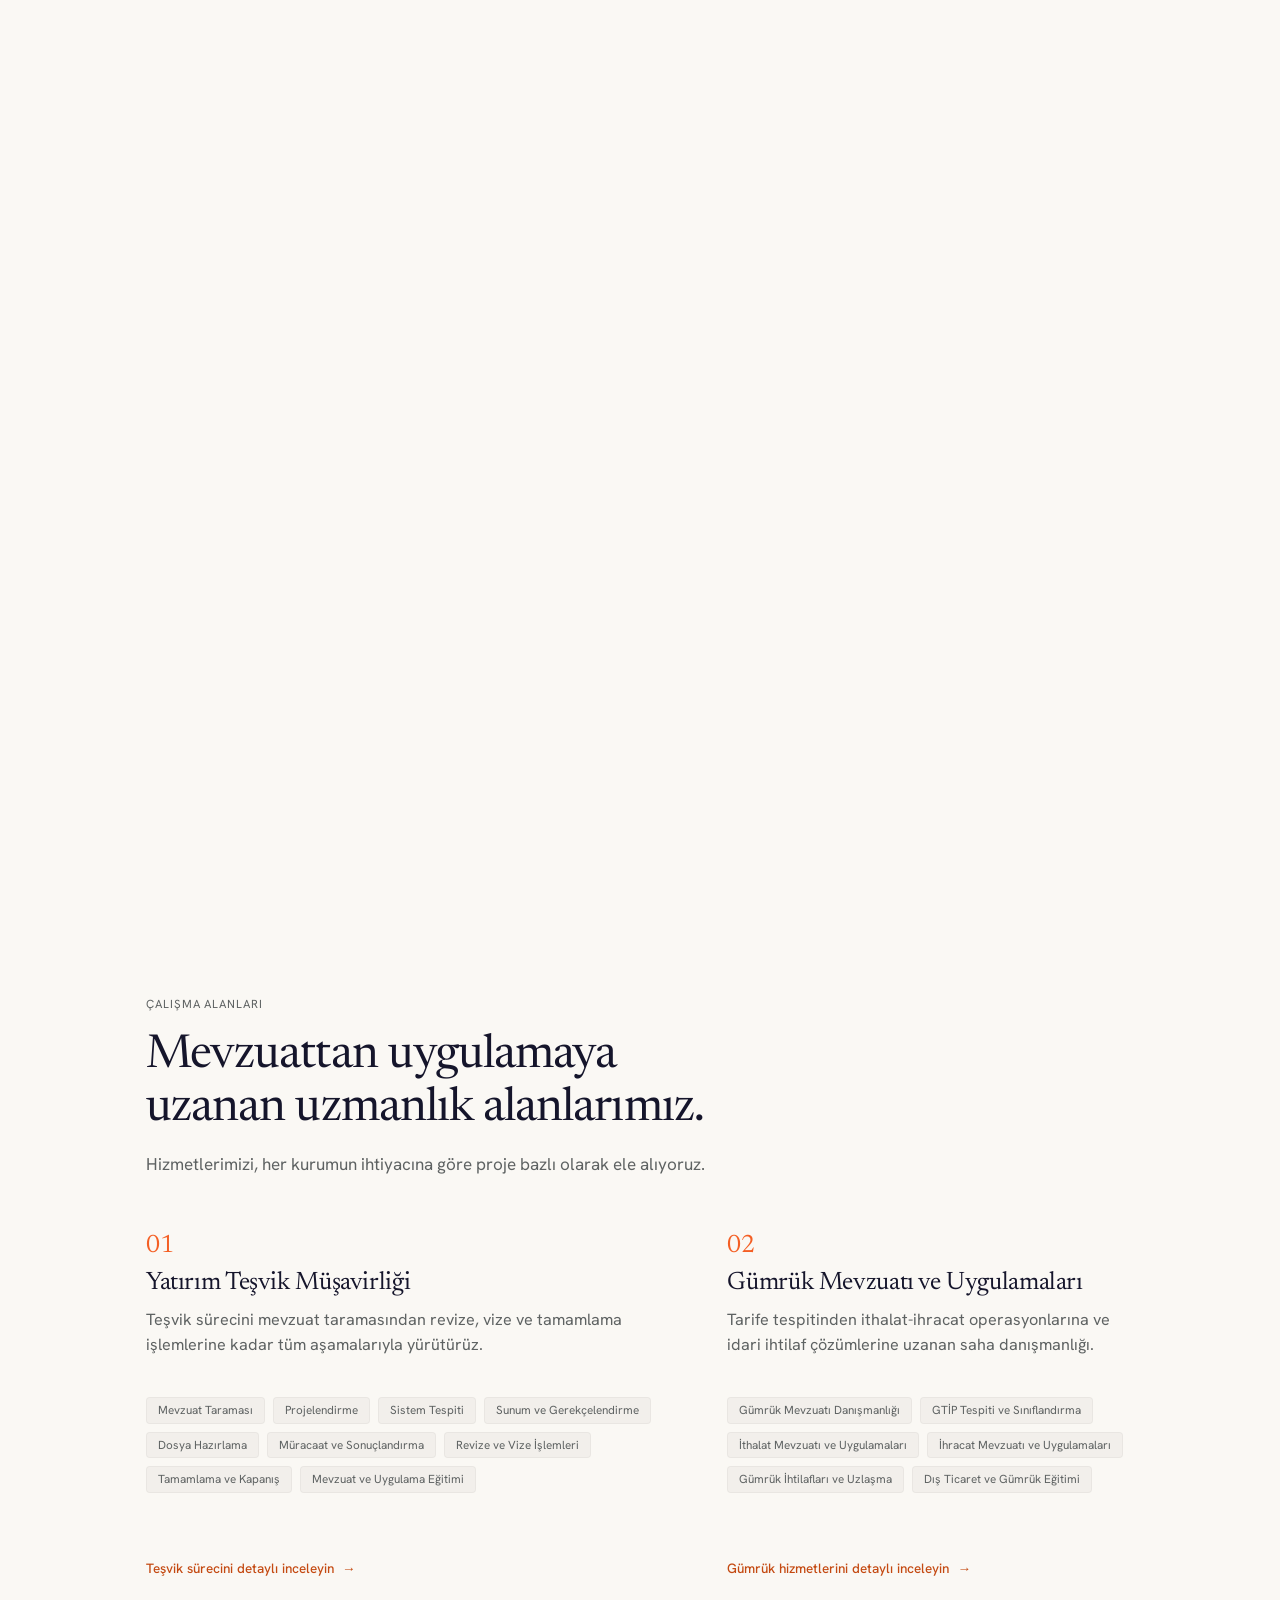
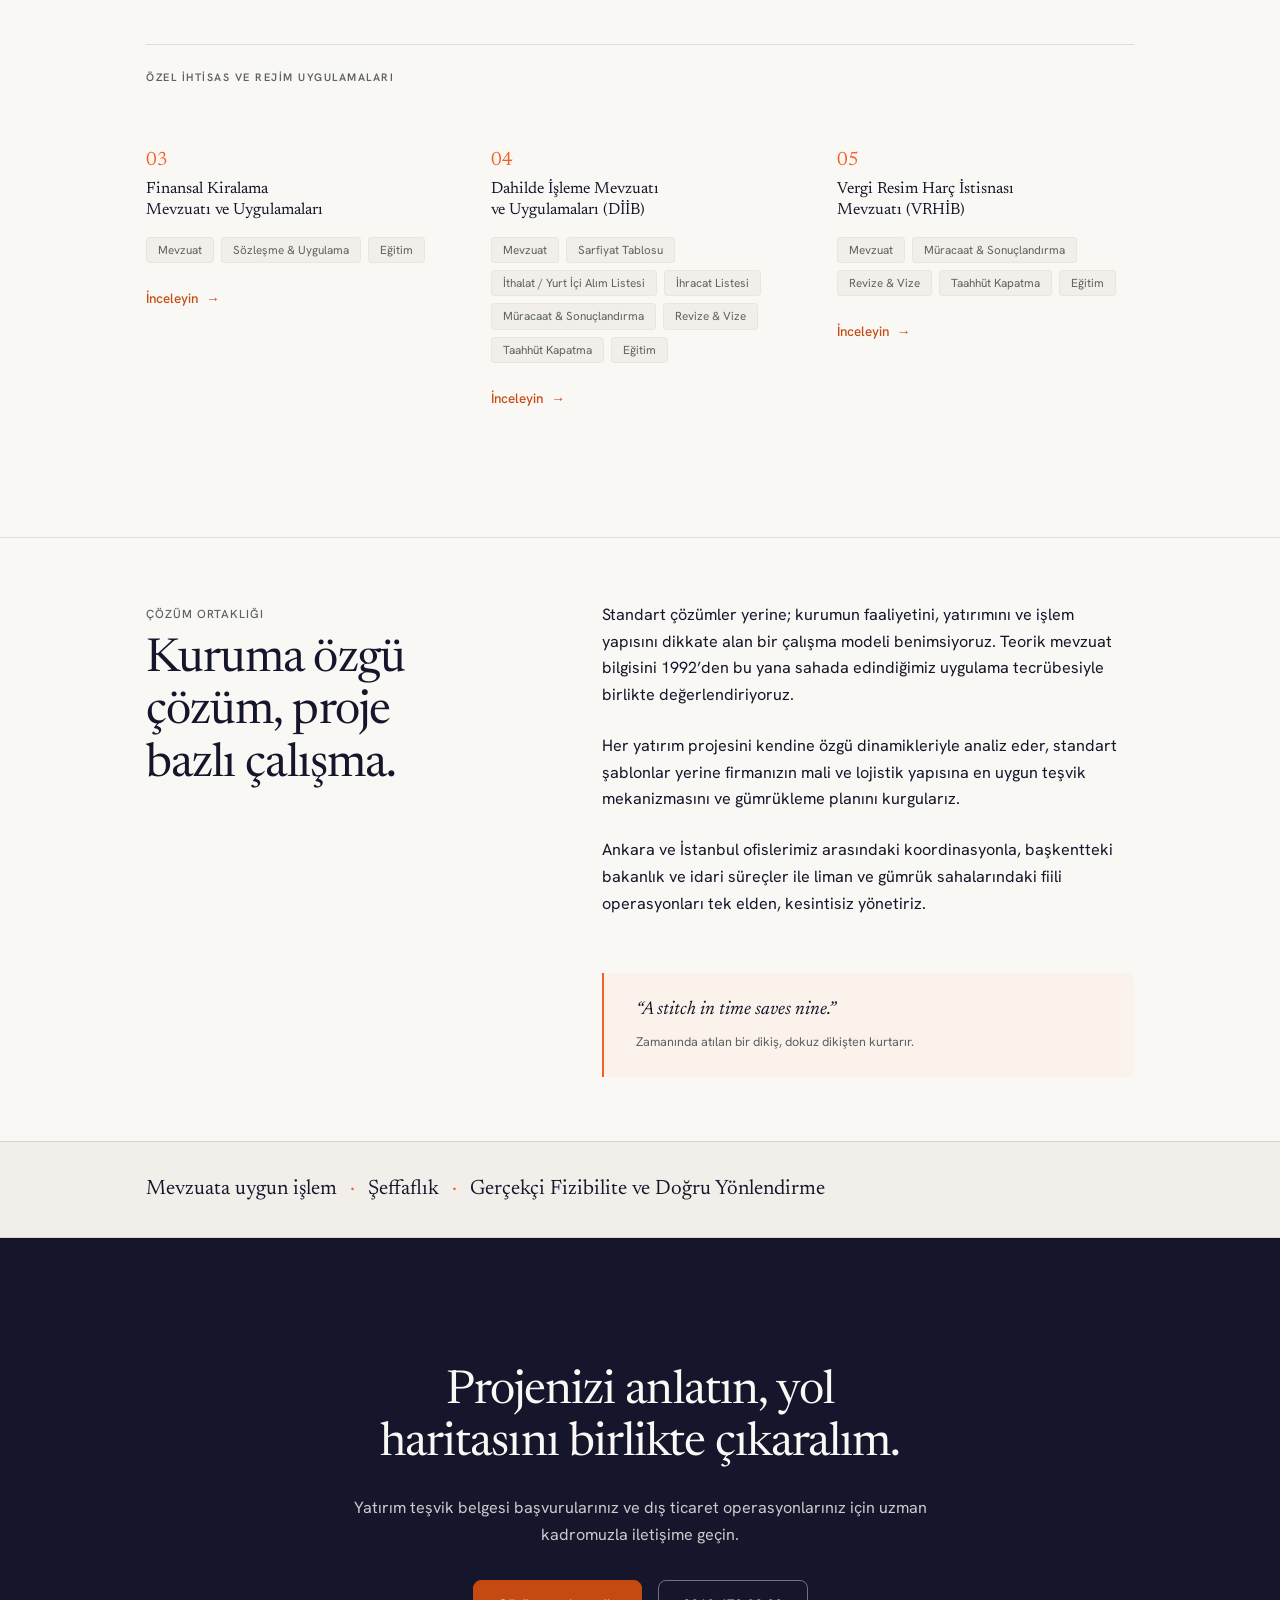
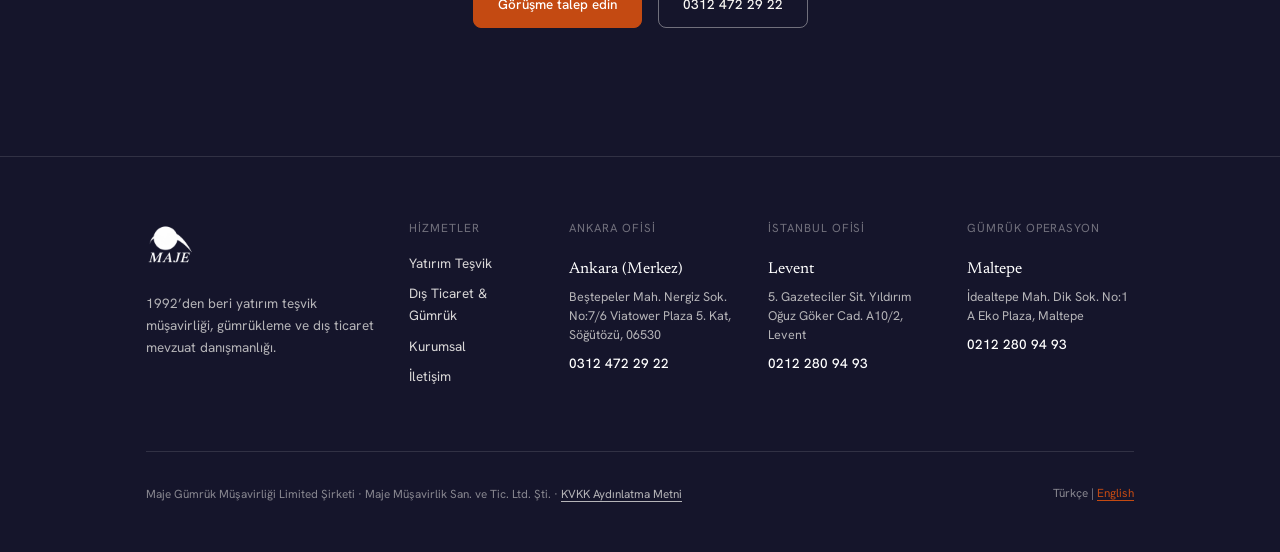
<file: index.html>
<!DOCTYPE html>
<html lang="tr">
<head>
  <meta charset="UTF-8">
  <meta name="viewport" content="width=device-width, initial-scale=1.0">
  <title>Maje — Yatırım Teşvik Müşavirliği, Dış Ticaret ve Gümrük</title>
  <meta name="description" content="Maje, 1992’den beri yatırımcı, ithalatçı ve ihracatçılara yatırım teşvik mevzuatı, dış ticaret ve gümrük süreçlerinde uzman danışmanlık ve uygulama hizmeti sunar.">
  
  <link rel="canonical" href="https://maje.com.tr/">
  <link rel="alternate" hreflang="tr" href="https://maje.com.tr/">
  <link rel="alternate" hreflang="en" href="https://maje.com.tr/en/">
  <link rel="icon" type="image/png" href="assets/img/favicon.png">

  <!-- Open Graph -->
  <meta property="og:type" content="website">
  <meta property="og:title" content="Maje — Yatırım Teşvik Müşavirliği, Dış Ticaret ve Gümrük">
  <meta property="og:description" content="1992’den beri yatırım teşvik, dış ticaret ve gümrük süreçlerinde mevzuat danışmanlığı ve kuruma özel çözüm ortaklığı.">
  <meta property="og:url" content="https://maje.com.tr/">
  <meta property="og:image" content="https://maje.com.tr/assets/img/og-image.png">

  <!-- Tasarım Sistemi CSS -->
  <link rel="stylesheet" href="assets/css/tokens.css">
  <link rel="stylesheet" href="assets/css/base.css">
  <link rel="stylesheet" href="assets/css/components.css">
  <link rel="stylesheet" href="assets/css/pages.css">

  <!-- Schema.org JSON-LD -->
  <script type="application/ld+json">
  {
    "@context": "https://schema.org",
    "@type": "ProfessionalService",
    "name": "Maje Müşavirlik",
    "url": "https://maje.com.tr",
    "logo": "https://maje.com.tr/assets/img/maje.png",
    "telephone": "+903124722922",
    "email": "maje@maje.com.tr",
    "address": [
      {
        "@type": "PostalAddress",
        "streetAddress": "Viatower Plaza 5. Kat, Beştepeler Mah. Nergiz Sok. No:7/6",
        "addressLocality": "Söğütözü",
        "addressRegion": "Ankara",
        "postalCode": "06530",
        "addressCountry": "TR"
      },
      {
        "@type": "PostalAddress",
        "streetAddress": "5. Gazeteciler Sit., Yıldırım Oğuz Göker Cad. A-10/2",
        "addressLocality": "Levent",
        "addressRegion": "İstanbul",
        "addressCountry": "TR"
      },
      {
        "@type": "PostalAddress",
        "streetAddress": "İdealtepe Mah. Dik Sok. No:1 A Eko Plaza",
        "addressLocality": "Maltepe",
        "addressRegion": "İstanbul",
        "addressCountry": "TR"
      }
    ],
    "openingHours": "Mo-Sa 09:00-18:00"
  }
  </script>
</head>
<body>

  <!-- Giriş Animasyonu (Intro Splash) -->
  <div class="site-intro-overlay" id="siteIntroOverlay" aria-hidden="true">
    <video class="site-intro-video" id="siteIntroVideo" playsinline muted autoplay preload="auto">
      <source src="assets/video/maje-intro.mp4" type="video/mp4">
    </video>
  </div>

  <!-- Üst Bilgi / Header (Bölüm 4.4) -->
  <header class="site-header">
    <div class="container site-header-inner">
      <a href="index.html" class="brand-link" aria-label="Maje Ana Sayfa">
        <img src="assets/img/maje.png" alt="Maje Logo" class="brand-logo" width="140" height="56">
      </a>

      <button type="button" class="menu-toggle" id="menuToggle" aria-expanded="false" aria-controls="siteNav" aria-label="Menüyü Aç/Kapat">
        Menü
      </button>

      <nav class="site-nav" id="siteNav" aria-label="Ana Gezinme">
        <ul class="nav-list">
          <li><a href="yatirim-tesvik.html" class="nav-link">Yatırım Teşvik</a></li>
          <li><a href="dis-ticaret-gumruk.html" class="nav-link">Dış Ticaret &amp; Gümrük</a></li>
          <li><a href="kurumsal.html" class="nav-link">Kurumsal</a></li>
          <li><a href="iletisim.html" class="nav-link">İletişim</a></li>
        </ul>

        <div class="header-actions">
          <a href="tel:03124722922" class="header-phone">0312 472 29 22</a>
          <div class="lang-switch" aria-label="Dil Seçimi">
            <span class="lang-link active" lang="tr" aria-current="true">TR</span>
            <span class="lang-divider" aria-hidden="true">|</span>
            <a href="en/index.html" class="lang-link" lang="en">EN</a>
          </div>
        </div>
      </nav>
    </div>
  </header>

  <main id="main-content">

    <!-- Hero Bölümü (Bölüm 7.1) -->
    <section class="hero-section">
      <div class="container hero-grid">
        <div class="hero-content">
          <span class="section-tag hero-tag">Yatırım teşviki · Dış ticaret · Gümrük</span>
          <h1 class="hero-title">Yatırım teşvik sürecinin her adımında yanınızdayız.</h1>
          <p class="hero-desc">Maje, 1992’den beri yatırımcı, ithalatçı ve ihracatçılara mevzuat danışmanlığı ve uygulama hizmeti sunar.</p>
          <div class="btn-group">
            <a href="iletisim.html" class="btn btn-primary">Görüşme talep edin</a>
            <a href="tel:03124722922" class="btn btn-secondary">0312 472 29 22</a>
          </div>
        </div>

        <!-- Hero Süreç Hattı Görseli (A1) -->
        <div class="hero-visual" aria-hidden="true">
          <!-- Masaüstü & Tablet: Yatay Hat -->
          <div class="hero-process-desktop">
            <svg class="hero-process-svg" viewBox="0 0 540 280" fill="none" xmlns="http://www.w3.org/2000/svg" role="img" aria-label="Maje Yatırım Teşvik ve Dış Ticaret Süreç Hattı">
              <!-- Üst Hat: Teşvik Süreci (8 Düğüm) -->
              <path class="process-track track-incentives" d="M 30 70 L 510 70" stroke="var(--accent)" stroke-width="2" stroke-linecap="round"/>
              <g class="process-nodes nodes-incentives">
                <circle class="node-halo" cx="30" cy="70" r="5" fill="none" stroke="var(--accent)"/>
                <circle cx="30" cy="70" r="5" fill="var(--accent)" />
                <text x="30" y="50" font-size="10" font-family="var(--font-sans)" fill="var(--muted)" text-anchor="middle">Mevzuat</text>

                <circle class="node-halo" cx="98" cy="70" r="5" fill="none" stroke="var(--accent)"/>
                <circle cx="98" cy="70" r="5" fill="var(--accent)" />
                <text x="98" y="94" font-size="10" font-family="var(--font-sans)" fill="var(--muted)" text-anchor="middle">Projelendirme</text>

                <circle class="node-halo" cx="166" cy="70" r="5" fill="none" stroke="var(--accent)"/>
                <circle cx="166" cy="70" r="5" fill="var(--accent)" />
                <text x="166" y="50" font-size="10" font-family="var(--font-sans)" fill="var(--muted)" text-anchor="middle">Sistem Tespiti</text>

                <circle class="node-halo" cx="234" cy="70" r="5" fill="none" stroke="var(--accent)"/>
                <circle cx="234" cy="70" r="5" fill="var(--accent)" />
                <text x="234" y="94" font-size="10" font-family="var(--font-sans)" fill="var(--muted)" text-anchor="middle">Sunum</text>

                <circle class="node-halo" cx="302" cy="70" r="5" fill="none" stroke="var(--accent)"/>
                <circle cx="302" cy="70" r="5" fill="var(--accent)" />
                <text x="302" y="50" font-size="10" font-family="var(--font-sans)" fill="var(--muted)" text-anchor="middle">Dosya</text>

                <circle class="node-halo" cx="370" cy="70" r="5" fill="none" stroke="var(--accent)"/>
                <circle cx="370" cy="70" r="5" fill="var(--accent)" />
                <text x="370" y="94" font-size="10" font-family="var(--font-sans)" fill="var(--muted)" text-anchor="middle">Müracaat</text>

                <circle class="node-halo" cx="438" cy="70" r="5" fill="none" stroke="var(--accent)"/>
                <circle cx="438" cy="70" r="5" fill="var(--accent)" />
                <text x="438" y="50" font-size="10" font-family="var(--font-sans)" fill="var(--muted)" text-anchor="middle">Vize</text>

                <circle class="node-halo" cx="510" cy="70" r="6" fill="none" stroke="var(--accent)"/>
                <circle cx="510" cy="70" r="6" fill="var(--accent)" stroke="var(--paper)" stroke-width="2" />
                <text x="510" y="94" font-size="10" font-family="var(--font-sans)" font-weight="600" fill="var(--ink)" text-anchor="middle">Tamamlama</text>
              </g>

              <!-- Alt Hat: Dış Ticaret ve Gümrük (4 Düğüm, daha kısa ve ince) -->
              <path class="process-track track-customs" d="M 30 190 L 350 190" stroke="var(--line)" stroke-width="1.5" stroke-linecap="round"/>
              <g class="process-nodes nodes-customs">
                <circle class="node-halo" cx="30" cy="190" r="4" fill="none" stroke="var(--muted)"/>
                <circle cx="30" cy="190" r="4" fill="var(--muted)" />
                <text x="30" y="172" font-size="10" font-family="var(--font-sans)" fill="var(--muted)" text-anchor="middle">GTİP Tespiti</text>

                <circle class="node-halo" cx="136" cy="190" r="4" fill="none" stroke="var(--muted)"/>
                <circle cx="136" cy="190" r="4" fill="var(--muted)" />
                <text x="136" y="214" font-size="10" font-family="var(--font-sans)" fill="var(--muted)" text-anchor="middle">İthalat</text>

                <circle class="node-halo" cx="242" cy="190" r="4" fill="none" stroke="var(--muted)"/>
                <circle cx="242" cy="190" r="4" fill="var(--muted)" />
                <text x="242" y="172" font-size="10" font-family="var(--font-sans)" fill="var(--muted)" text-anchor="middle">İhracat</text>

                <circle class="node-halo" cx="350" cy="190" r="4" fill="none" stroke="var(--muted)"/>
                <circle cx="350" cy="190" r="4" fill="var(--muted)" />
                <text x="350" y="214" font-size="10" font-family="var(--font-sans)" fill="var(--muted)" text-anchor="middle">İhtilaf Çözümü</text>
              </g>
            </svg>
          </div>

          <!-- Mobilde Dikey Akan Hat (Bölüm 5 Envanter: Mobilde hatlar dikey akar) -->
          <div class="hero-process-mobile">
            <svg class="hero-process-svg" viewBox="0 0 300 480" fill="none" xmlns="http://www.w3.org/2000/svg" role="img" aria-label="Maje Süreç Hattı Mobil Dikey Görünüm">
              <!-- Teşvik Dikey Hattı (Sol) -->
              <path class="process-track track-incentives" d="M 40 40 L 40 440" stroke="var(--accent)" stroke-width="2" stroke-linecap="round"/>
              <g class="process-nodes nodes-incentives">
                <circle cx="40" cy="40" r="4.5" fill="var(--accent)"/>
                <text x="56" y="44" font-size="11" font-family="var(--font-sans)" fill="var(--ink)">1. Mevzuat</text>

                <circle cx="40" cy="95" r="4.5" fill="var(--accent)"/>
                <text x="56" y="99" font-size="11" font-family="var(--font-sans)" fill="var(--ink)">2. Projelendirme</text>

                <circle cx="40" cy="150" r="4.5" fill="var(--accent)"/>
                <text x="56" y="154" font-size="11" font-family="var(--font-sans)" fill="var(--ink)">3. Sistem Tespiti</text>

                <circle cx="40" cy="205" r="4.5" fill="var(--accent)"/>
                <text x="56" y="209" font-size="11" font-family="var(--font-sans)" fill="var(--ink)">4. Sunum</text>

                <circle cx="40" cy="260" r="4.5" fill="var(--accent)"/>
                <text x="56" y="264" font-size="11" font-family="var(--font-sans)" fill="var(--ink)">5. Dosya Hazırlama</text>

                <circle cx="40" cy="315" r="4.5" fill="var(--accent)"/>
                <text x="56" y="319" font-size="11" font-family="var(--font-sans)" fill="var(--ink)">6. Müracaat</text>

                <circle cx="40" cy="370" r="4.5" fill="var(--accent)"/>
                <text x="56" y="374" font-size="11" font-family="var(--font-sans)" fill="var(--ink)">7. Revize &amp; Vize</text>

                <circle cx="40" cy="425" r="5.5" fill="var(--accent)" stroke="var(--paper)" stroke-width="2"/>
                <text x="56" y="429" font-size="11" font-family="var(--font-sans)" font-weight="600" fill="var(--accent-text)">8. Tamamlama</text>
              </g>

              <!-- Gümrük Dikey Hattı (Sağ) -->
              <path class="process-track track-customs" d="M 190 40 L 190 260" stroke="var(--line)" stroke-width="1.5" stroke-linecap="round"/>
              <g class="process-nodes nodes-customs">
                <circle cx="190" cy="40" r="4" fill="var(--muted)"/>
                <text x="204" y="44" font-size="10" font-family="var(--font-sans)" fill="var(--muted)">GTİP</text>

                <circle cx="190" cy="110" r="4" fill="var(--muted)"/>
                <text x="204" y="114" font-size="10" font-family="var(--font-sans)" fill="var(--muted)">İthalat</text>

                <circle cx="190" cy="180" r="4" fill="var(--muted)"/>
                <text x="204" y="184" font-size="10" font-family="var(--font-sans)" fill="var(--muted)">İhracat</text>

                <circle cx="190" cy="250" r="4" fill="var(--muted)"/>
                <text x="204" y="254" font-size="10" font-family="var(--font-sans)" fill="var(--muted)">İhtilaf</text>
              </g>
            </svg>
          </div>
        </div>
      </div>
    </section>

    <!-- Rakam Şeridi (Bölüm 7.1) -->
    <section class="stats-strip" aria-label="Kurumsal Özet Göstergeler">
      <div class="container stats-strip-inner">
        <div class="stats-item">
          <span class="stats-value">1992’den beri</span>
          <span class="stats-label">Kesintisiz Müşavirlik</span>
        </div>
        <span class="stats-divider-dot" aria-hidden="true">·</span>
        <div class="stats-item">
          <span class="stats-value">2 Şehirde</span>
          <span class="stats-label">Ankara ve İstanbul Ofisleri</span>
        </div>
        <span class="stats-divider-dot" aria-hidden="true">·</span>
        <div class="stats-item">
          <span class="stats-value">5 Uzmanlık Alanı</span>
          <span class="stats-label">Entegre Hizmet</span>
        </div>
      </div>
    </section>

    <!-- Hizmet Alanları Bölümü (Seçenek A: 5 Uzmanlık Alanı Editoryal Asimetrik Hiyerarşi) -->
    <section class="section" id="hizmetler" data-animate="fade-up">
      <div class="container">
        
        <!-- Bölüm Başlığı -->
        <header class="services-editorial-head">
          <div class="section-eyebrow">
            <span class="section-category">Çalışma Alanları</span>
          </div>
          <h2 class="services-editorial-title">Mevzuattan uygulamaya uzanan uzmanlık alanlarımız.</h2>
          <p class="services-editorial-lead">Hizmetlerimizi, her kurumun ihtiyacına göre proje bazlı olarak ele alıyoruz.</p>
        </header>

        <!-- Üst Kademe: İki Ana Taşıyıcı Sütun (01 Teşvik / 02 Gümrük) -->
        <div class="services-tier-primary">

          <!-- 01 — Yatırım Teşvik -->
          <article class="service-block">
            <div class="service-block-header">
              <span class="service-block-num">01</span>
              <h3 class="service-block-title">Yatırım Teşvik Müşavirliği</h3>
              <p class="service-block-desc">Teşvik sürecini mevzuat taramasından revize, vize ve tamamlama işlemlerine kadar tüm aşamalarıyla yürütürüz.</p>
            </div>

            <ul class="service-step-tags" aria-label="Yatırım Teşvik Uygulama Adımları">
              <li class="service-step-tag">Mevzuat Taraması</li>
              <li class="service-step-tag">Projelendirme</li>
              <li class="service-step-tag">Sistem Tespiti</li>
              <li class="service-step-tag">Sunum ve Gerekçelendirme</li>
              <li class="service-step-tag">Dosya Hazırlama</li>
              <li class="service-step-tag">Müracaat ve Sonuçlandırma</li>
              <li class="service-step-tag">Revize ve Vize İşlemleri</li>
              <li class="service-step-tag">Tamamlama ve Kapanış</li>
              <li class="service-step-tag">Mevzuat ve Uygulama Eğitimi</li>
            </ul>

            <div class="service-col-footer">
              <a href="yatirim-tesvik.html" class="service-view-all">Teşvik sürecini detaylı inceleyin <span class="arrow" aria-hidden="true">→</span></a>
            </div>
          </article>

          <!-- 02 — Gümrük Mevzuatı -->
          <article class="service-block">
            <div class="service-block-header">
              <span class="service-block-num">02</span>
              <h3 class="service-block-title">Gümrük Mevzuatı ve Uygulamaları</h3>
              <p class="service-block-desc">Tarife tespitinden ithalat-ihracat operasyonlarına ve idari ihtilaf çözümlerine uzanan saha danışmanlığı.</p>
            </div>

            <ul class="service-step-tags" aria-label="Gümrük Uygulama Adımları">
              <li class="service-step-tag">Gümrük Mevzuatı Danışmanlığı</li>
              <li class="service-step-tag">GTİP Tespiti ve Sınıflandırma</li>
              <li class="service-step-tag">İthalat Mevzuatı ve Uygulamaları</li>
              <li class="service-step-tag">İhracat Mevzuatı ve Uygulamaları</li>
              <li class="service-step-tag">Gümrük İhtilafları ve Uzlaşma</li>
              <li class="service-step-tag">Dış Ticaret ve Gümrük Eğitimi</li>
            </ul>

            <div class="service-col-footer">
              <a href="dis-ticaret-gumruk.html" class="service-view-all">Gümrük hizmetlerini detaylı inceleyin <span class="arrow" aria-hidden="true">→</span></a>
            </div>
          </article>

        </div>

        <!-- İki Kademe Arasındaki Zarif Ayırıcı Çizgi -->
        <div class="services-divider-band">
          <span class="services-divider-label">Özel İhtisas ve Rejim Uygulamaları</span>
        </div>

        <!-- Alt Kademe: Üç Tamamlayıcı İhtisas Sütunu (03 Leasing / 04 DİİB / 05 VRHİB) -->
        <div class="services-tier-secondary">

          <!-- 03 — Finansal Kiralama -->
          <article class="service-block-sub">
            <span class="service-block-sub-num">03</span>
            <h4 class="service-block-sub-title">Finansal Kiralama Mevzuatı ve Uygulamaları</h4>
            <ul class="service-step-tags" aria-label="Finansal Kiralama Kapsamı">
              <li class="service-step-tag">Mevzuat</li>
              <li class="service-step-tag">Sözleşme &amp; Uygulama</li>
              <li class="service-step-tag">Eğitim</li>
            </ul>
            <a href="dis-ticaret-gumruk.html#finansal-kiralama" class="service-view-all">İnceleyin <span class="arrow" aria-hidden="true">→</span></a>
          </article>

          <!-- 04 — Dahilde İşleme Rejimi -->
          <article class="service-block-sub">
            <span class="service-block-sub-num">04</span>
            <h4 class="service-block-sub-title">Dahilde İşleme Mevzuatı ve Uygulamaları (DİİB)</h4>
            <ul class="service-step-tags" aria-label="Dahilde İşleme Kapsamı">
              <li class="service-step-tag">Mevzuat</li>
              <li class="service-step-tag">Sarfiyat Tablosu</li>
              <li class="service-step-tag">İthalat / Yurt İçi Alım Listesi</li>
              <li class="service-step-tag">İhracat Listesi</li>
              <li class="service-step-tag">Müracaat &amp; Sonuçlandırma</li>
              <li class="service-step-tag">Revize &amp; Vize</li>
              <li class="service-step-tag">Taahhüt Kapatma</li>
              <li class="service-step-tag">Eğitim</li>
            </ul>
            <a href="dis-ticaret-gumruk.html#dahilde-isleme" class="service-view-all">İnceleyin <span class="arrow" aria-hidden="true">→</span></a>
          </article>

          <!-- 05 — Vergi Resim Harç İstisnası -->
          <article class="service-block-sub">
            <span class="service-block-sub-num">05</span>
            <h4 class="service-block-sub-title">Vergi Resim Harç İstisnası Mevzuatı (VRHİB)</h4>
            <ul class="service-step-tags" aria-label="Vergi İstisnası Kapsamı">
              <li class="service-step-tag">Mevzuat</li>
              <li class="service-step-tag">Müracaat &amp; Sonuçlandırma</li>
              <li class="service-step-tag">Revize &amp; Vize</li>
              <li class="service-step-tag">Taahhüt Kapatma</li>
              <li class="service-step-tag">Eğitim</li>
            </ul>
            <a href="dis-ticaret-gumruk.html#vergi-istisnasi" class="service-view-all">İnceleyin <span class="arrow" aria-hidden="true">→</span></a>
          </article>

        </div>

      </div>
    </section>

    <!-- Çalışma Biçimi Bölümü (Bölüm 7.1) -->
    <section class="section section-sm" style="border-top: var(--border-width) solid var(--line);" data-animate="fade-up">
      <div class="container work-method-grid">
        <div class="work-method-header">
          <span class="section-tag">Çözüm Ortaklığı</span>
          <h2 style="margin-top: var(--space-xs);">Kuruma özgü çözüm, proje bazlı çalışma.</h2>
        </div>
        <div class="work-method-paragraphs">
          <p>Standart çözümler yerine; kurumun faaliyetini, yatırımını ve işlem yapısını dikkate alan bir çalışma modeli benimsiyoruz. Teorik mevzuat bilgisini 1992’den bu yana sahada edindiğimiz uygulama tecrübesiyle birlikte değerlendiriyoruz.</p>
          <p>Her yatırım projesini kendine özgü dinamikleriyle analiz eder, standart şablonlar yerine firmanızın mali ve lojistik yapısına en uygun teşvik mekanizmasını ve gümrükleme planını kurgularız.</p>
          <p>Ankara ve İstanbul ofislerimiz arasındaki koordinasyonla, başkentteki bakanlık ve idari süreçler ile liman ve gümrük sahalarındaki fiili operasyonları tek elden, kesintisiz yönetiriz.</p>
          
          <!-- Atasözü ve Kurumsal İlke -->
          <div class="quiet-quote-box">
            <blockquote class="quiet-quote">“A stitch in time saves nine.”</blockquote>
            <p class="quote-translation">Zamanında atılan bir dikiş, dokuz dikişten kurtarır.</p>
          </div>
        </div>
      </div>
    </section>

    <!-- İlkeler Şeridi (Bölüm 7.1) -->
    <section class="principles-strip" aria-label="Temel İlkelerimiz" data-animate="fade-up">
      <div class="container">
        <p class="principles-text">
          <span>Mevzuata uygun işlem</span>
          <span class="principles-bullet" aria-hidden="true">·</span>
          <span>Şeffaflık</span>
          <span class="principles-bullet" aria-hidden="true">·</span>
          <span>Gerçekçi Fizibilite ve Doğru Yönlendirme</span>
        </p>
      </div>
    </section>

    <!-- Çağrı Bandı (Koyu Zemin: Bölüm 4.1 & 7.1) -->
    <section class="callout-band">
      <div class="container callout-inner">
        <h2 class="callout-title">Projenizi anlatın, yol haritasını birlikte çıkaralım.</h2>
        <p class="callout-text">Yatırım teşvik belgesi başvurularınız ve dış ticaret operasyonlarınız için uzman kadromuzla iletişime geçin.</p>
        <div class="btn-group">
          <a href="iletisim.html" class="btn btn-primary">Görüşme talep edin</a>
          <a href="tel:03124722922" class="btn btn-secondary">0312 472 29 22</a>
        </div>
      </div>
    </section>

  </main>

  <!-- Alt Bilgi / Footer (Bölüm 7.7) -->
  <footer class="site-footer">
    <div class="container">
      <div class="footer-top">
        <div class="footer-brand">
          <a href="index.html" class="brand-link" aria-label="Maje Ana Sayfa">
            <img src="assets/img/maje.png" alt="Maje Logo" class="footer-logo" width="120" height="48">
          </a>
          <p class="footer-desc">1992’den beri yatırım teşvik müşavirliği, gümrükleme ve dış ticaret mevzuat danışmanlığı.</p>
        </div>

        <nav class="footer-nav" aria-label="Hızlı Gezinme">
          <h3 class="footer-col-title">Hizmetler</h3>
          <ul class="footer-nav-list">
            <li><a href="yatirim-tesvik.html" class="footer-nav-link">Yatırım Teşvik</a></li>
            <li><a href="dis-ticaret-gumruk.html" class="footer-nav-link">Dış Ticaret &amp; Gümrük</a></li>
            <li><a href="kurumsal.html" class="footer-nav-link">Kurumsal</a></li>
            <li><a href="iletisim.html" class="footer-nav-link">İletişim</a></li>
          </ul>
        </nav>

        <!-- Ankara Ofisi -->
        <div class="office-card">
          <h3 class="footer-col-title">Ankara Ofisi</h3>
          <p class="office-city">Ankara (Merkez)</p>
          <address class="office-address">
            Beştepeler Mah. Nergiz Sok. No:7/6 Viatower Plaza 5. Kat, Söğütözü, 06530
          </address>
          <a href="tel:03124722922" class="office-phone">0312 472 29 22</a>
        </div>

        <!-- İstanbul Levent Ofisi -->
        <div class="office-card">
          <h3 class="footer-col-title">İstanbul Ofisi</h3>
          <p class="office-city">Levent</p>
          <address class="office-address">
            5. Gazeteciler Sit. Yıldırım Oğuz Göker Cad. A10/2, Levent
          </address>
          <a href="tel:02122809493" class="office-phone">0212 280 94 93</a>
        </div>

        <!-- İstanbul Maltepe Ofisi (Gümrük Operasyon) -->
        <div class="office-card">
          <h3 class="footer-col-title">Gümrük Operasyon</h3>
          <p class="office-city">Maltepe</p>
          <address class="office-address">
            İdealtepe Mah. Dik Sok. No:1 A Eko Plaza, Maltepe
          </address>
          <a href="tel:02122809493" class="office-phone">0212 280 94 93</a>
        </div>
      </div>
<div class="footer-bottom">
        <div class="legal-companies">
          <span>Maje Gümrük Müşavirliği Limited Şirketi</span> · 
          <span>Maje Müşavirlik San. ve Tic. Ltd. Şti.</span> · 
          <a href="kvkk.html">KVKK Aydınlatma Metni</a>
        </div>
        <div class="footer-lang">
          <span lang="tr">Türkçe</span> | <a href="en/index.html" lang="en">English</a>
        </div>
      </div>
    </div>
  </footer>

  <!-- Ana Etkileşim Scripti -->
  <script src="assets/js/main.js" defer></script>
</body>
</html>
</file>
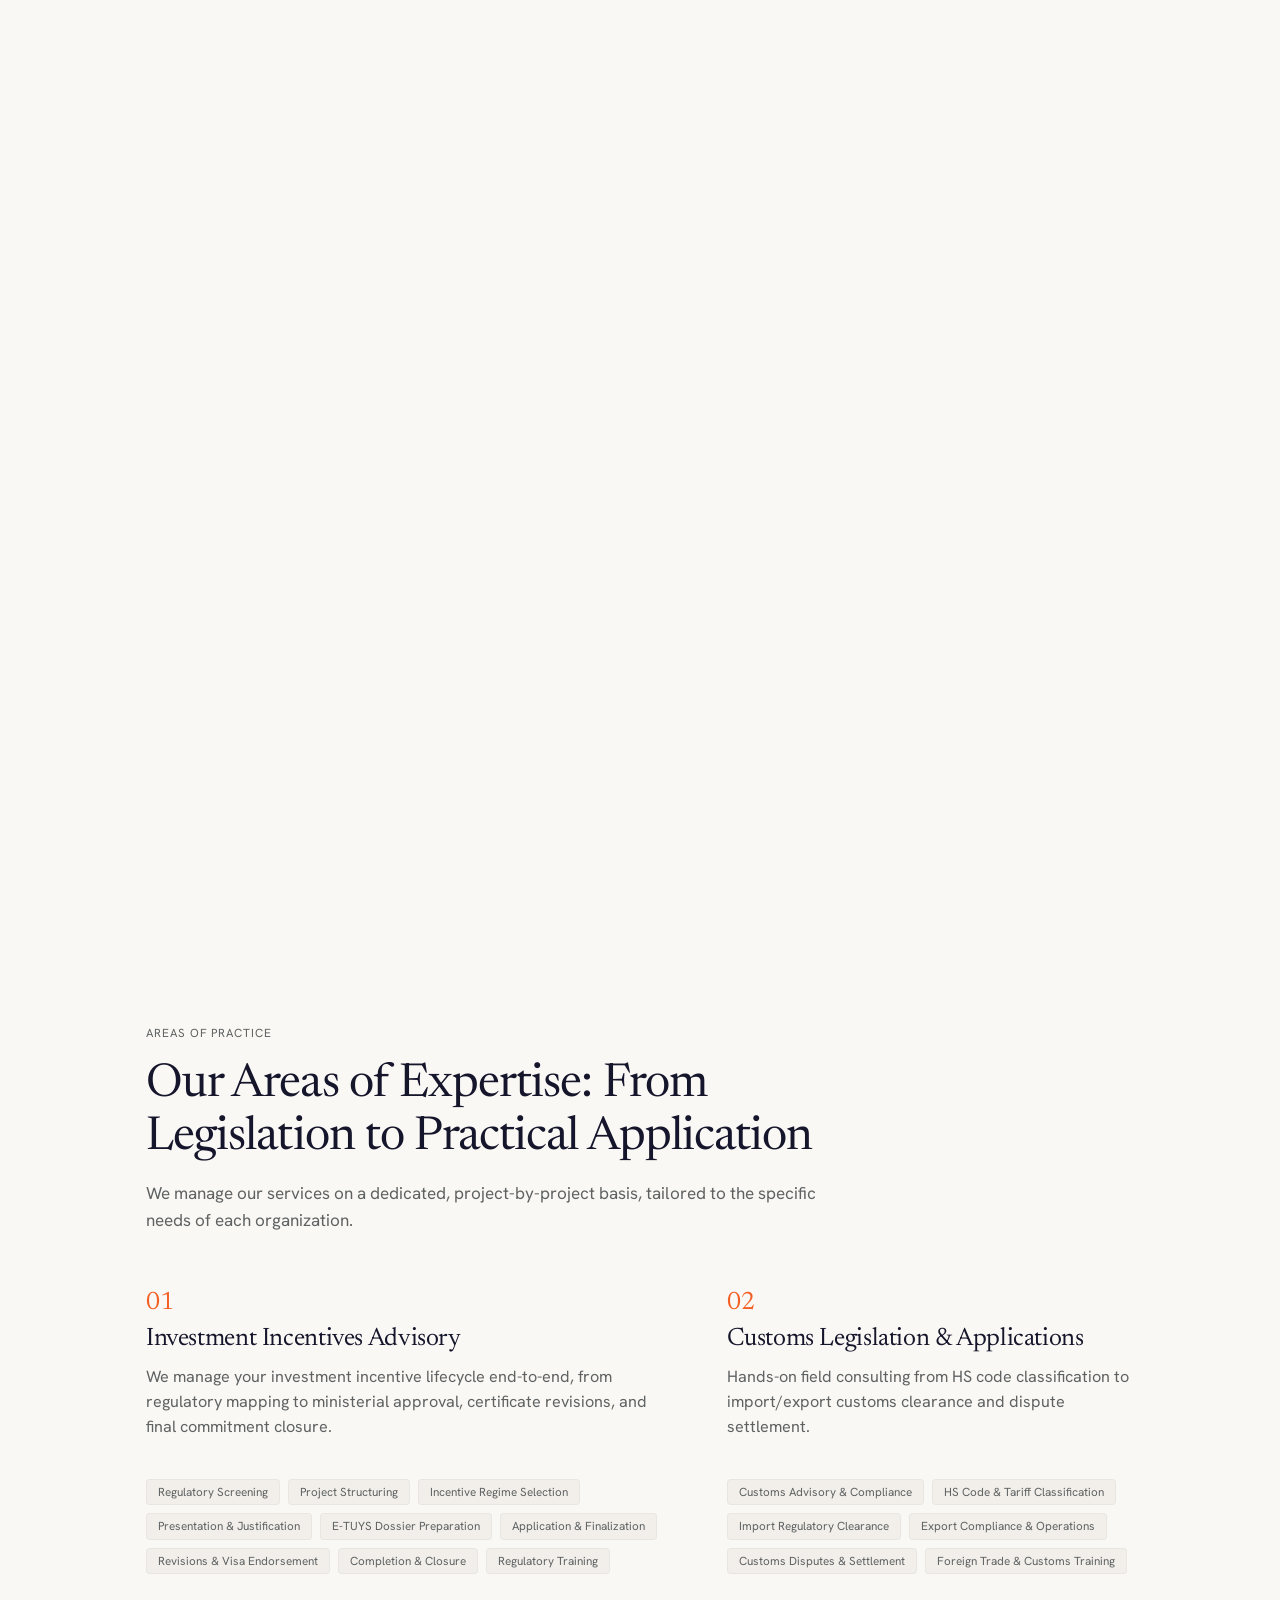
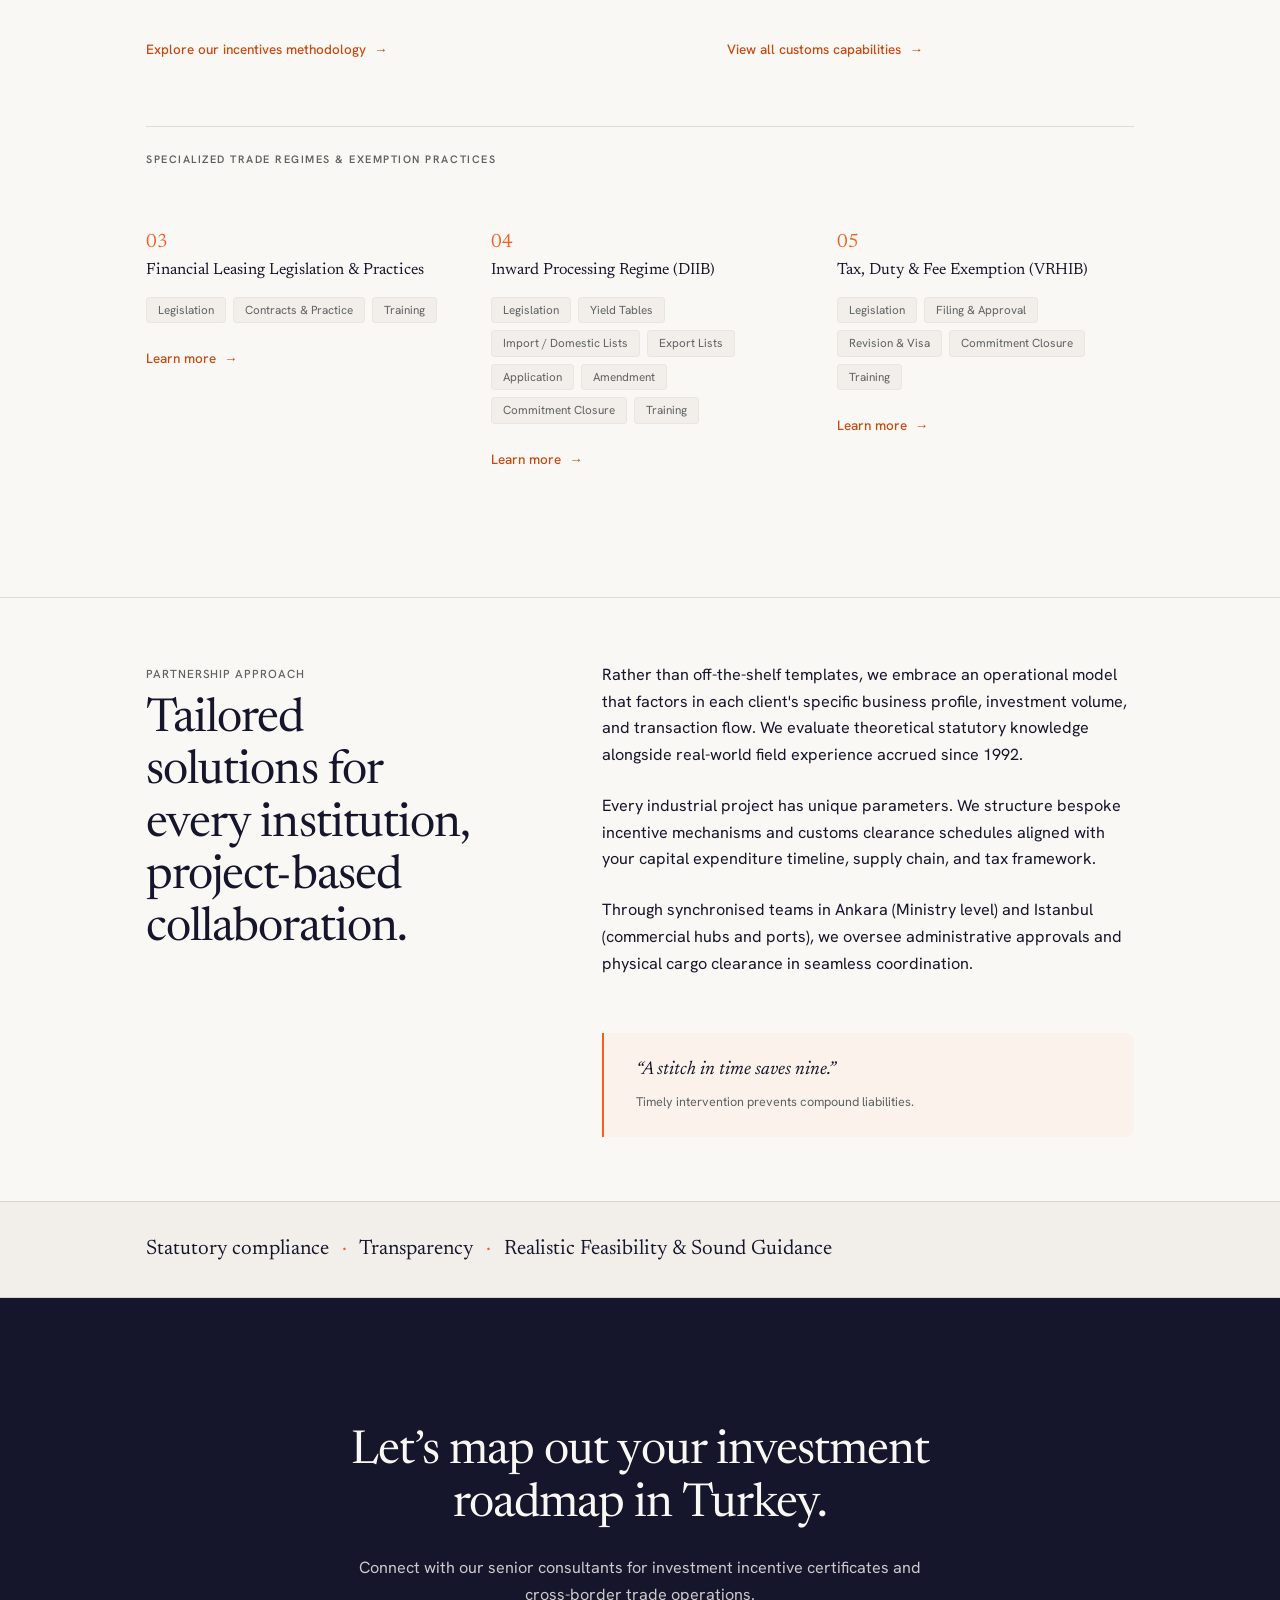
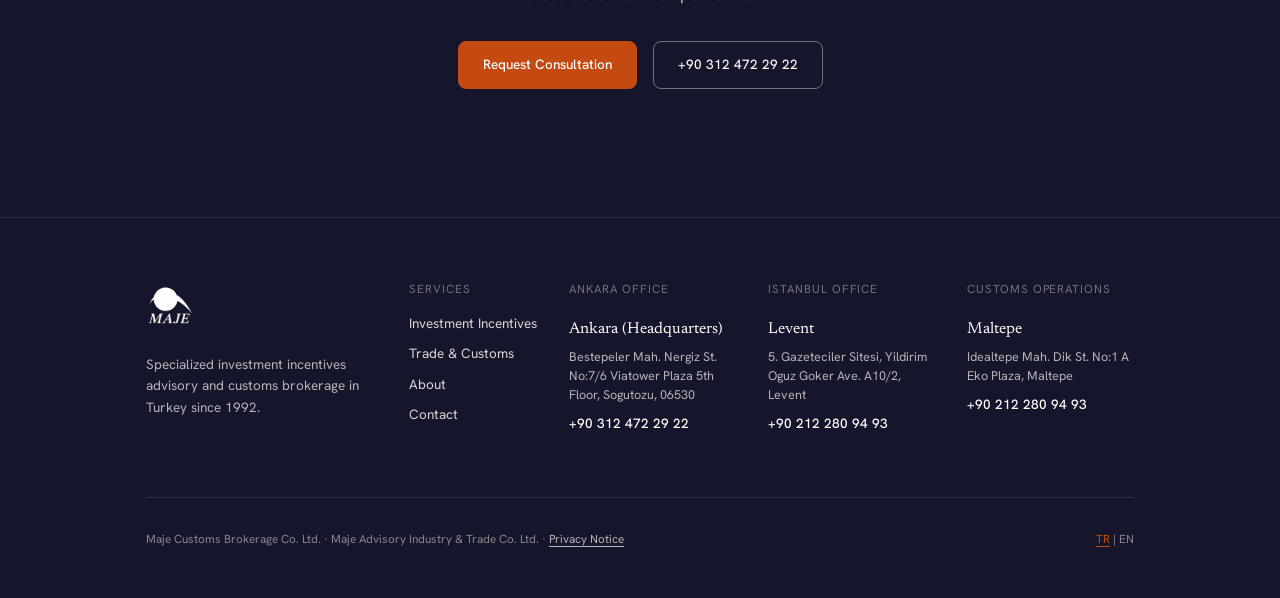
<file: en/index.html>
<!DOCTYPE html>
<html lang="en">
<head>
  <meta charset="UTF-8">
  <meta name="viewport" content="width=device-width, initial-scale=1.0">
  <title>Maje — Investment Incentives Advisory &amp; Customs Brokerage</title>
  <meta name="description" content="Since 1992, Maje provides specialized regulatory advisory, investment incentive certificates, and customs solutions for investors in Turkey.">
  
  <link rel="canonical" href="https://maje.com.tr/en/">
  <link rel="alternate" hreflang="tr" href="https://maje.com.tr/">
  <link rel="alternate" hreflang="en" href="https://maje.com.tr/en/">
  <link rel="icon" type="image/png" href="../assets/img/favicon.png">

  <!-- Open Graph -->
  <meta property="og:type" content="website">
  <meta property="og:title" content="Maje — Investment Incentives Advisory &amp; Customs Brokerage">
  <meta property="og:description" content="Strategic regulatory advisory and operational customs management for domestic and international investors in Turkey since 1992.">
  <meta property="og:url" content="https://maje.com.tr/en/">
  <meta property="og:image" content="https://maje.com.tr/assets/img/og-image.png">

  <!-- Design System CSS -->
  <link rel="stylesheet" href="../assets/css/tokens.css">
  <link rel="stylesheet" href="../assets/css/base.css">
  <link rel="stylesheet" href="../assets/css/components.css">
  <link rel="stylesheet" href="../assets/css/pages.css">

  <!-- Schema.org JSON-LD -->
  <script type="application/ld+json">
  {
    "@context": "https://schema.org",
    "@type": "ProfessionalService",
    "name": "Maje Advisory",
    "url": "https://maje.com.tr/en/",
    "logo": "https://maje.com.tr/assets/img/maje.png",
    "telephone": "+903124722922",
    "email": "maje@maje.com.tr",
    "address": [
      {
        "@type": "PostalAddress",
        "streetAddress": "Viatower Plaza 5th Floor, Bestepeler Mah. Nergiz St. No:7/6",
        "addressLocality": "Sogutozu",
        "addressRegion": "Ankara",
        "postalCode": "06530",
        "addressCountry": "TR"
      },
      {
        "@type": "PostalAddress",
        "streetAddress": "5. Gazeteciler Sitesi, Yildirim Oguz Goker Ave. A-10/2",
        "addressLocality": "Levent",
        "addressRegion": "Istanbul",
        "addressCountry": "TR"
      },
      {
        "@type": "PostalAddress",
        "streetAddress": "Idealtepe Mah. Dik St. No:1 A Eko Plaza",
        "addressLocality": "Maltepe",
        "addressRegion": "Istanbul",
        "addressCountry": "TR"
      }
    ]
  }
  </script>
</head>
<body>

  <!-- Intro Animation Splash -->
  <div class="site-intro-overlay" id="siteIntroOverlay" aria-hidden="true">
    <video class="site-intro-video" id="siteIntroVideo" playsinline muted autoplay preload="auto">
      <source src="../assets/video/maje-intro.mp4" type="video/mp4">
    </video>
  </div>

  <!-- Site Header -->
  <header class="site-header">
    <div class="container site-header-inner">
      <a href="index.html" class="brand-link" aria-label="Maje Home">
        <img src="../assets/img/maje.png" alt="Maje Logo" class="brand-logo" width="140" height="56">
      </a>

      <button type="button" class="menu-toggle" id="menuToggle" aria-expanded="false" aria-controls="siteNav" aria-label="Toggle navigation menu">
        Menu
      </button>

      <nav class="site-nav" id="siteNav" aria-label="Main Navigation">
        <ul class="nav-list">
          <li><a href="investment-incentives.html" class="nav-link">Investment Incentives</a></li>
          <li><a href="foreign-trade-customs.html" class="nav-link">Trade &amp; Customs</a></li>
          <li><a href="about.html" class="nav-link">About</a></li>
          <li><a href="contact.html" class="nav-link">Contact</a></li>
        </ul>

        <div class="header-actions">
          <a href="tel:+903124722922" class="header-phone">+90 312 472 29 22</a>
          <div class="lang-switch" aria-label="Language Selector">
            <a href="../index.html" class="lang-link" lang="tr">TR</a>
            <span class="lang-divider" aria-hidden="true">|</span>
            <span class="lang-link active" lang="en" aria-current="true">EN</span>
          </div>
        </div>
      </nav>
    </div>
  </header>

  <main id="main-content">

    <!-- Hero Section (Section 7.1 & 7.6) -->
    <section class="hero-section">
      <div class="container hero-grid">
        <div class="hero-content">
          <span class="section-tag hero-tag">Investment Incentives · Foreign Trade · Customs</span>
          <h1 class="hero-title">Navigating every step of your investment in Turkey.</h1>
          <p class="hero-desc">Since 1992, Maje provides strategic regulatory advisory and practical implementation services for investors, importers, and exporters.</p>
          <div class="btn-group">
            <a href="contact.html" class="btn btn-primary">Request Consultation</a>
            <a href="tel:+903124722922" class="btn btn-secondary">+90 312 472 29 22</a>
          </div>
        </div>

        <!-- A1 Process Line Graphic -->
        <div class="hero-visual" aria-hidden="true">
          <!-- Desktop / Tablet Horizontal -->
          <div class="hero-process-desktop">
            <svg class="hero-process-svg" viewBox="0 0 540 280" fill="none" xmlns="http://www.w3.org/2000/svg" role="img" aria-label="Maje Investment Incentives &amp; Customs Process Timeline">
              <path class="process-track track-incentives" d="M 30 70 L 510 70" stroke="var(--accent)" stroke-width="2" stroke-linecap="round"/>
              <g class="process-nodes nodes-incentives">
                <circle class="node-halo" cx="30" cy="70" r="5" fill="none" stroke="var(--accent)"/>
                <circle cx="30" cy="70" r="5" fill="var(--accent)" />
                <text x="30" y="50" font-size="10" font-family="var(--font-sans)" fill="var(--muted)" text-anchor="middle">Legislation</text>

                <circle class="node-halo" cx="98" cy="70" r="5" fill="none" stroke="var(--accent)"/>
                <circle cx="98" cy="70" r="5" fill="var(--accent)" />
                <text x="98" y="94" font-size="10" font-family="var(--font-sans)" fill="var(--muted)" text-anchor="middle">Project Plan</text>

                <circle class="node-halo" cx="166" cy="70" r="5" fill="none" stroke="var(--accent)"/>
                <circle cx="166" cy="70" r="5" fill="var(--accent)" />
                <text x="166" y="50" font-size="10" font-family="var(--font-sans)" fill="var(--muted)" text-anchor="middle">Regime Choice</text>

                <circle class="node-halo" cx="234" cy="70" r="5" fill="none" stroke="var(--accent)"/>
                <circle cx="234" cy="70" r="5" fill="var(--accent)" />
                <text x="234" y="94" font-size="10" font-family="var(--font-sans)" fill="var(--muted)" text-anchor="middle">Presentation</text>

                <circle class="node-halo" cx="302" cy="70" r="5" fill="none" stroke="var(--accent)"/>
                <circle cx="302" cy="70" r="5" fill="var(--accent)" />
                <text x="302" y="50" font-size="10" font-family="var(--font-sans)" fill="var(--muted)" text-anchor="middle">Filing</text>

                <circle class="node-halo" cx="370" cy="70" r="5" fill="none" stroke="var(--accent)"/>
                <circle cx="370" cy="70" r="5" fill="var(--accent)" />
                <text x="370" y="94" font-size="10" font-family="var(--font-sans)" fill="var(--muted)" text-anchor="middle">Application</text>

                <circle class="node-halo" cx="438" cy="70" r="5" fill="none" stroke="var(--accent)"/>
                <circle cx="438" cy="70" r="5" fill="var(--accent)" />
                <text x="438" y="50" font-size="10" font-family="var(--font-sans)" fill="var(--muted)" text-anchor="middle">Endorsement</text>

                <circle class="node-halo" cx="510" cy="70" r="6" fill="none" stroke="var(--accent)"/>
                <circle cx="510" cy="70" r="6" fill="var(--accent)" stroke="var(--paper)" stroke-width="2" />
                <text x="510" y="94" font-size="10" font-family="var(--font-sans)" font-weight="600" fill="var(--ink)" text-anchor="middle">Closure</text>
              </g>

              <path class="process-track track-customs" d="M 30 190 L 350 190" stroke="var(--line)" stroke-width="1.5" stroke-linecap="round"/>
              <g class="process-nodes nodes-customs">
                <circle class="node-halo" cx="30" cy="190" r="4" fill="none" stroke="var(--muted)"/>
                <circle cx="30" cy="190" r="4" fill="var(--muted)" />
                <text x="30" y="172" font-size="10" font-family="var(--font-sans)" fill="var(--muted)" text-anchor="middle">HS Code</text>

                <circle class="node-halo" cx="136" cy="190" r="4" fill="none" stroke="var(--muted)"/>
                <circle cx="136" cy="190" r="4" fill="var(--muted)" />
                <text x="136" y="214" font-size="10" font-family="var(--font-sans)" fill="var(--muted)" text-anchor="middle">Import</text>

                <circle class="node-halo" cx="242" cy="190" r="4" fill="none" stroke="var(--muted)"/>
                <circle cx="242" cy="190" r="4" fill="var(--muted)" />
                <text x="242" y="172" font-size="10" font-family="var(--font-sans)" fill="var(--muted)" text-anchor="middle">Export</text>

                <circle class="node-halo" cx="350" cy="190" r="4" fill="none" stroke="var(--muted)"/>
                <circle cx="350" cy="190" r="4" fill="var(--muted)" />
                <text x="350" y="214" font-size="10" font-family="var(--font-sans)" fill="var(--muted)" text-anchor="middle">Disputes</text>
              </g>
            </svg>
          </div>

          <!-- Mobile Vertical View -->
          <div class="hero-process-mobile">
            <svg class="hero-process-svg" viewBox="0 0 300 480" fill="none" xmlns="http://www.w3.org/2000/svg" role="img" aria-label="Maje Process Timeline Mobile Vertical View">
              <path class="process-track track-incentives" d="M 40 40 L 40 440" stroke="var(--accent)" stroke-width="2" stroke-linecap="round"/>
              <g class="process-nodes nodes-incentives">
                <circle cx="40" cy="40" r="4.5" fill="var(--accent)"/>
                <text x="56" y="44" font-size="11" font-family="var(--font-sans)" fill="var(--ink)">1. Legislation</text>

                <circle cx="40" cy="95" r="4.5" fill="var(--accent)"/>
                <text x="56" y="99" font-size="11" font-family="var(--font-sans)" fill="var(--ink)">2. Project Plan</text>

                <circle cx="40" cy="150" r="4.5" fill="var(--accent)"/>
                <text x="56" y="154" font-size="11" font-family="var(--font-sans)" fill="var(--ink)">3. Regime Choice</text>

                <circle cx="40" cy="205" r="4.5" fill="var(--accent)"/>
                <text x="56" y="209" font-size="11" font-family="var(--font-sans)" fill="var(--ink)">4. Presentation</text>

                <circle cx="40" cy="260" r="4.5" fill="var(--accent)"/>
                <text x="56" y="264" font-size="11" font-family="var(--font-sans)" fill="var(--ink)">5. Dossier</text>

                <circle cx="40" cy="315" r="4.5" fill="var(--accent)"/>
                <text x="56" y="319" font-size="11" font-family="var(--font-sans)" fill="var(--ink)">6. Application</text>

                <circle cx="40" cy="370" r="4.5" fill="var(--accent)"/>
                <text x="56" y="374" font-size="11" font-family="var(--font-sans)" fill="var(--ink)">7. Endorsement</text>

                <circle cx="40" cy="425" r="5.5" fill="var(--accent)" stroke="var(--paper)" stroke-width="2"/>
                <text x="56" y="429" font-size="11" font-family="var(--font-sans)" font-weight="600" fill="var(--accent-text)">8. Closure</text>
              </g>

              <path class="process-track track-customs" d="M 190 40 L 190 260" stroke="var(--line)" stroke-width="1.5" stroke-linecap="round"/>
              <g class="process-nodes nodes-customs">
                <circle cx="190" cy="40" r="4" fill="var(--muted)"/>
                <text x="204" y="44" font-size="10" font-family="var(--font-sans)" fill="var(--muted)">HS Code</text>

                <circle cx="190" cy="110" r="4" fill="var(--muted)"/>
                <text x="204" y="114" font-size="10" font-family="var(--font-sans)" fill="var(--muted)">Import</text>

                <circle cx="190" cy="180" r="4" fill="var(--muted)"/>
                <text x="204" y="184" font-size="10" font-family="var(--font-sans)" fill="var(--muted)">Export</text>

                <circle cx="190" cy="250" r="4" fill="var(--muted)"/>
                <text x="204" y="254" font-size="10" font-family="var(--font-sans)" fill="var(--muted)">Disputes</text>
              </g>
            </svg>
          </div>
        </div>
      </div>
    </section>

    <!-- Key Metrics Strip -->
    <section class="stats-strip" aria-label="Key Facts">
      <div class="container stats-strip-inner">
        <div class="stats-item">
          <span class="stats-value">Since 1992</span>
          <span class="stats-label">Continuous Advisory</span>
        </div>
        <span class="stats-divider-dot" aria-hidden="true">·</span>
        <div class="stats-item">
          <span class="stats-value">2 Hubs</span>
          <span class="stats-label">Ankara &amp; Istanbul Offices</span>
        </div>
        <span class="stats-divider-dot" aria-hidden="true">·</span>
        <div class="stats-item">
          <span class="stats-value">5 Specializations</span>
          <span class="stats-label">Integrated Execution</span>
        </div>
      </div>
    </section>

    <!-- Practice Areas (Option A: 5 Core Practices Editorial Asymmetric Hierarchy) -->
    <section class="section" id="services" data-animate="fade-up">
      <div class="container">

        <!-- Section Header -->
        <header class="services-editorial-head">
          <div class="section-eyebrow">
            <span class="section-category">Areas of Practice</span>
          </div>
          <h2 class="services-editorial-title">Our Areas of Expertise: From Legislation to Practical Application</h2>
          <p class="services-editorial-lead">We manage our services on a dedicated, project-by-project basis, tailored to the specific needs of each organization.</p>
        </header>

        <!-- Tier 1: Two Primary Practice Pillars (01 Incentives / 02 Customs) -->
        <div class="services-tier-primary">

          <!-- 01 — Investment Incentives -->
          <article class="service-block">
            <div class="service-block-header">
              <span class="service-block-num">01</span>
              <h3 class="service-block-title">Investment Incentives Advisory</h3>
              <p class="service-block-desc">We manage your investment incentive lifecycle end-to-end, from regulatory mapping to ministerial approval, certificate revisions, and final commitment closure.</p>
            </div>

            <ul class="service-step-tags" aria-label="Incentives Lifecycle Steps">
              <li class="service-step-tag">Regulatory Screening</li>
              <li class="service-step-tag">Project Structuring</li>
              <li class="service-step-tag">Incentive Regime Selection</li>
              <li class="service-step-tag">Presentation &amp; Justification</li>
              <li class="service-step-tag">E-TUYS Dossier Preparation</li>
              <li class="service-step-tag">Application &amp; Finalization</li>
              <li class="service-step-tag">Revisions &amp; Visa Endorsement</li>
              <li class="service-step-tag">Completion &amp; Closure</li>
              <li class="service-step-tag">Regulatory Training</li>
            </ul>

            <div class="service-col-footer">
              <a href="investment-incentives.html" class="service-view-all">Explore our incentives methodology <span class="arrow" aria-hidden="true">→</span></a>
            </div>
          </article>

          <!-- 02 — Customs Legislation -->
          <article class="service-block">
            <div class="service-block-header">
              <span class="service-block-num">02</span>
              <h3 class="service-block-title">Customs Legislation &amp; Applications</h3>
              <p class="service-block-desc">Hands-on field consulting from HS code classification to import/export customs clearance and dispute settlement.</p>
            </div>

            <ul class="service-step-tags" aria-label="Customs Practice Steps">
              <li class="service-step-tag">Customs Advisory &amp; Compliance</li>
              <li class="service-step-tag">HS Code &amp; Tariff Classification</li>
              <li class="service-step-tag">Import Regulatory Clearance</li>
              <li class="service-step-tag">Export Compliance &amp; Operations</li>
              <li class="service-step-tag">Customs Disputes &amp; Settlement</li>
              <li class="service-step-tag">Foreign Trade &amp; Customs Training</li>
            </ul>

            <div class="service-col-footer">
              <a href="foreign-trade-customs.html" class="service-view-all">View all customs capabilities <span class="arrow" aria-hidden="true">→</span></a>
            </div>
          </article>

        </div>

        <!-- Delicate Mid Divider -->
        <div class="services-divider-band">
          <span class="services-divider-label">Specialized Trade Regimes &amp; Exemption Practices</span>
        </div>

        <!-- Tier 2: Three Specialized Pillars (03 Leasing / 04 IPR / 05 TDFE) -->
        <div class="services-tier-secondary">

          <!-- 03 — Financial Leasing -->
          <article class="service-block-sub">
            <span class="service-block-sub-num">03</span>
            <h4 class="service-block-sub-title">Financial Leasing Legislation &amp; Practices</h4>
            <ul class="service-step-tags" aria-label="Financial Leasing Scope">
              <li class="service-step-tag">Legislation</li>
              <li class="service-step-tag">Contracts &amp; Practice</li>
              <li class="service-step-tag">Training</li>
            </ul>
            <a href="foreign-trade-customs.html#financial-leasing" class="service-view-all">Learn more <span class="arrow" aria-hidden="true">→</span></a>
          </article>

          <!-- 04 — Inward Processing Regime -->
          <article class="service-block-sub">
            <span class="service-block-sub-num">04</span>
            <h4 class="service-block-sub-title">Inward Processing Regime (DIIB)</h4>
            <ul class="service-step-tags" aria-label="Inward Processing Scope">
              <li class="service-step-tag">Legislation</li>
              <li class="service-step-tag">Yield Tables</li>
              <li class="service-step-tag">Import / Domestic Lists</li>
              <li class="service-step-tag">Export Lists</li>
              <li class="service-step-tag">Application</li>
              <li class="service-step-tag">Amendment</li>
              <li class="service-step-tag">Commitment Closure</li>
              <li class="service-step-tag">Training</li>
            </ul>
            <a href="foreign-trade-customs.html#inward-processing" class="service-view-all">Learn more <span class="arrow" aria-hidden="true">→</span></a>
          </article>

          <!-- 05 — Tax & Duty Exemption -->
          <article class="service-block-sub">
            <span class="service-block-sub-num">05</span>
            <h4 class="service-block-sub-title">Tax, Duty &amp; Fee Exemption (VRHIB)</h4>
            <ul class="service-step-tags" aria-label="Tax Exemption Scope">
              <li class="service-step-tag">Legislation</li>
              <li class="service-step-tag">Filing &amp; Approval</li>
              <li class="service-step-tag">Revision &amp; Visa</li>
              <li class="service-step-tag">Commitment Closure</li>
              <li class="service-step-tag">Training</li>
            </ul>
            <a href="foreign-trade-customs.html#tax-exemption" class="service-view-all">Learn more <span class="arrow" aria-hidden="true">→</span></a>
          </article>

        </div>

      </div>
    </section>

    <!-- Working Methodology Section -->
    <section class="section section-sm" style="border-top: var(--border-width) solid var(--line);" data-animate="fade-up">
      <div class="container work-method-grid">
        <div class="work-method-header">
          <span class="section-tag">Partnership Approach</span>
          <h2 style="margin-top: var(--space-xs);">Tailored solutions for every institution, project-based collaboration.</h2>
        </div>
        <div class="work-method-paragraphs">
          <p>Rather than off-the-shelf templates, we embrace an operational model that factors in each client's specific business profile, investment volume, and transaction flow. We evaluate theoretical statutory knowledge alongside real-world field experience accrued since 1992.</p>
          <p>Every industrial project has unique parameters. We structure bespoke incentive mechanisms and customs clearance schedules aligned with your capital expenditure timeline, supply chain, and tax framework.</p>
          <p>Through synchronised teams in Ankara (Ministry level) and Istanbul (commercial hubs and ports), we oversee administrative approvals and physical cargo clearance in seamless coordination.</p>
          
          <!-- Editorial Quote -->
          <div class="quiet-quote-box">
            <blockquote class="quiet-quote">“A stitch in time saves nine.”</blockquote>
            <p class="quote-translation">Timely intervention prevents compound liabilities.</p>
          </div>
        </div>
      </div>
    </section>

    <!-- Core Principles Banner -->
    <section class="principles-strip" aria-label="Core Principles" data-animate="fade-up">
      <div class="container">
        <p class="principles-text">
          <span>Statutory compliance</span>
          <span class="principles-bullet" aria-hidden="true">·</span>
          <span>Transparency</span>
          <span class="principles-bullet" aria-hidden="true">·</span>
          <span>Realistic Feasibility &amp; Sound Guidance</span>
        </p>
      </div>
    </section>

    <!-- Callout Band -->
    <section class="callout-band">
      <div class="container callout-inner">
        <h2 class="callout-title">Let’s map out your investment roadmap in Turkey.</h2>
        <p class="callout-text">Connect with our senior consultants for investment incentive certificates and cross-border trade operations.</p>
        <div class="btn-group">
          <a href="contact.html" class="btn btn-primary">Request Consultation</a>
          <a href="tel:+903124722922" class="btn btn-secondary">+90 312 472 29 22</a>
        </div>
      </div>
    </section>

  </main>

  <!-- Site Footer -->
  <footer class="site-footer">
    <div class="container">
      <div class="footer-top">
        <div class="footer-brand">
          <a href="index.html" class="brand-link" aria-label="Maje Home">
            <img src="../assets/img/maje.png" alt="Maje Logo" class="footer-logo" width="120" height="48">
          </a>
          <p class="footer-desc">Specialized investment incentives advisory and customs brokerage in Turkey since 1992.</p>
        </div>

        <nav class="footer-nav" aria-label="Navigation">
          <h3 class="footer-col-title">Services</h3>
          <ul class="footer-nav-list">
            <li><a href="investment-incentives.html" class="footer-nav-link">Investment Incentives</a></li>
            <li><a href="foreign-trade-customs.html" class="footer-nav-link">Trade &amp; Customs</a></li>
            <li><a href="about.html" class="footer-nav-link">About</a></li>
            <li><a href="contact.html" class="footer-nav-link">Contact</a></li>
          </ul>
        </nav>

        <!-- Ankara Office -->
        <div class="office-card">
          <h3 class="footer-col-title">Ankara Office</h3>
          <p class="office-city">Ankara (Headquarters)</p>
          <address class="office-address">
            Bestepeler Mah. Nergiz St. No:7/6 Viatower Plaza 5th Floor, Sogutozu, 06530
          </address>
          <a href="tel:+903124722922" class="office-phone">+90 312 472 29 22</a>
        </div>

        <!-- Istanbul Levent Office -->
        <div class="office-card">
          <h3 class="footer-col-title">Istanbul Office</h3>
          <p class="office-city">Levent</p>
          <address class="office-address">
            5. Gazeteciler Sitesi, Yildirim Oguz Goker Ave. A10/2, Levent
          </address>
          <a href="tel:+902122809493" class="office-phone">+90 212 280 94 93</a>
        </div>

        <!-- Istanbul Maltepe Office -->
        <div class="office-card">
          <h3 class="footer-col-title">Customs Operations</h3>
          <p class="office-city">Maltepe</p>
          <address class="office-address">
            Idealtepe Mah. Dik St. No:1 A Eko Plaza, Maltepe
          </address>
          <a href="tel:+902122809493" class="office-phone">+90 212 280 94 93</a>
        </div>
      </div>
<div class="footer-bottom">
        <div class="legal-companies">
          <span>Maje Customs Brokerage Co. Ltd.</span> · 
          <span>Maje Advisory Industry &amp; Trade Co. Ltd.</span> · 
          <a href="privacy.html">Privacy Notice</a>
        </div>
        <div class="footer-lang">
          <a href="../index.html" lang="tr">TR</a> | <span lang="en">EN</span>
        </div>
      </div>
    </div>
  </footer>

  <script src="../assets/js/main.js" defer></script>
</body>
</html>
</file>
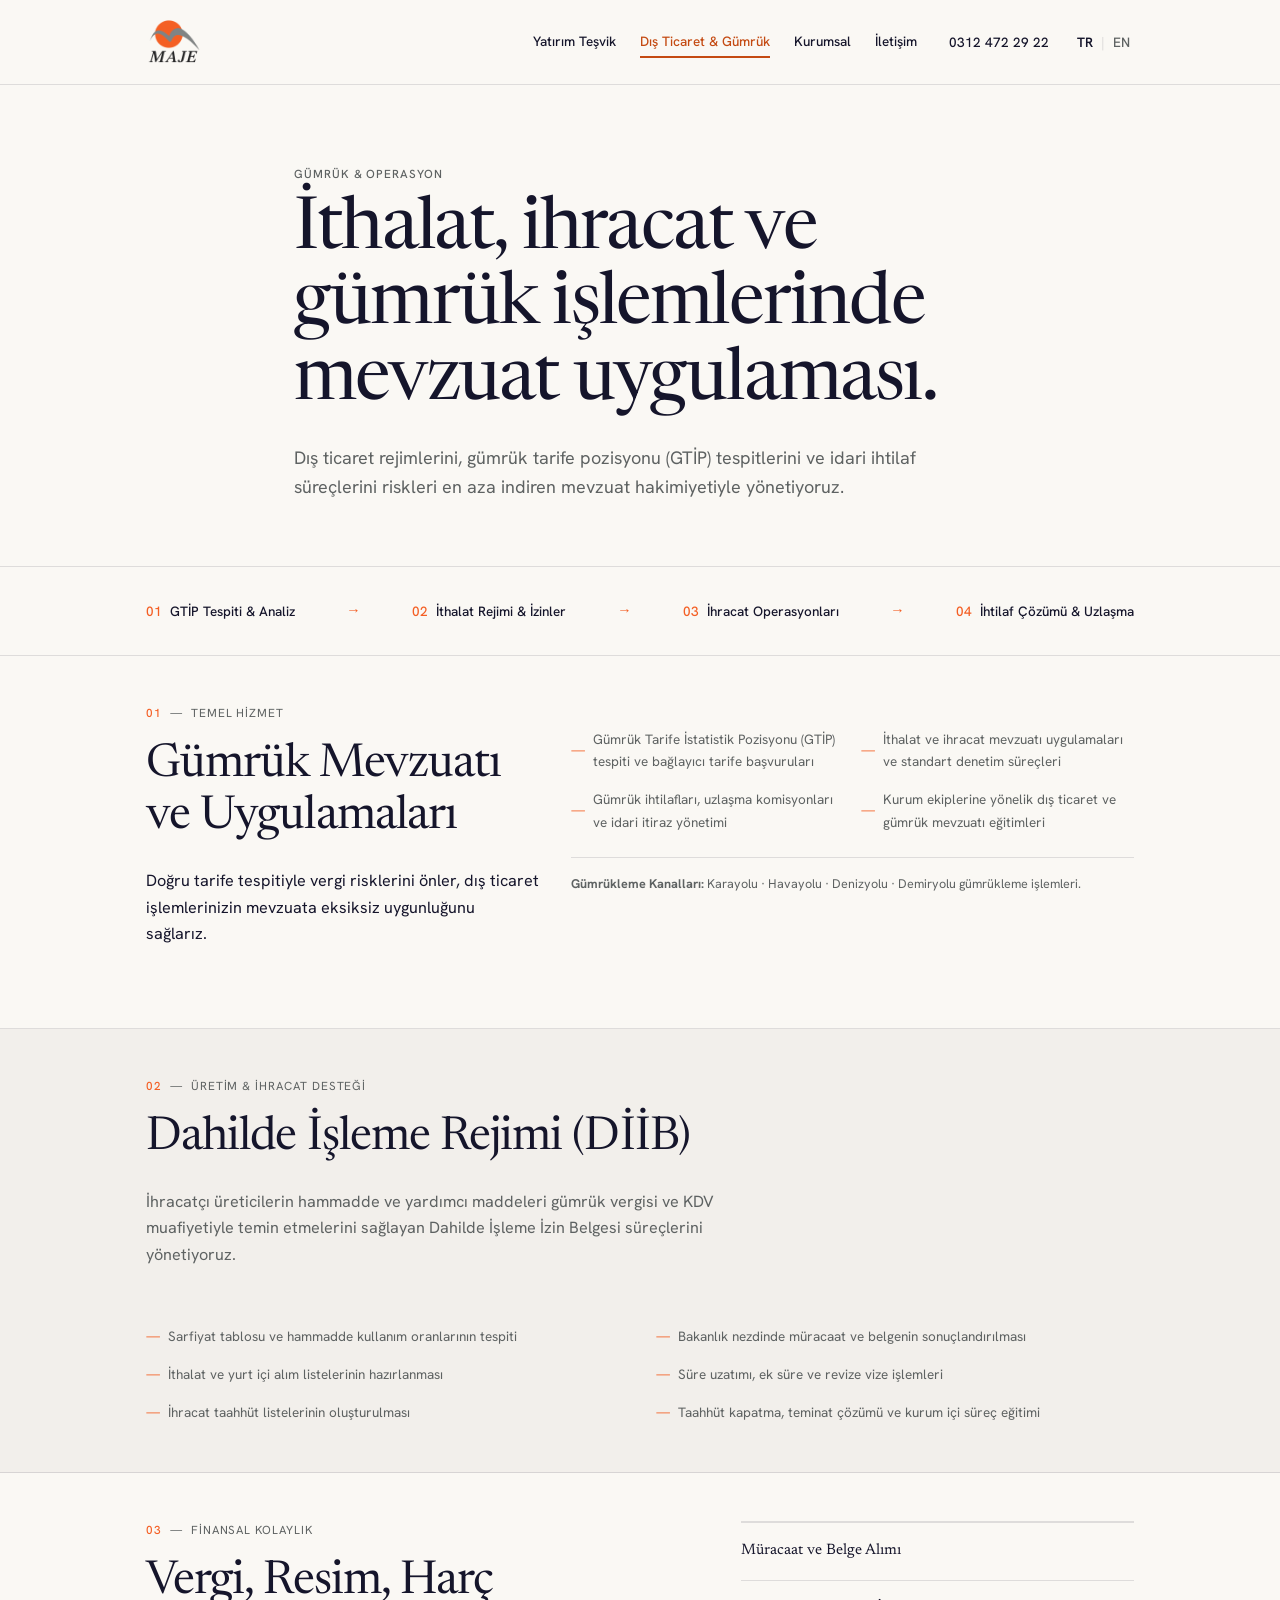
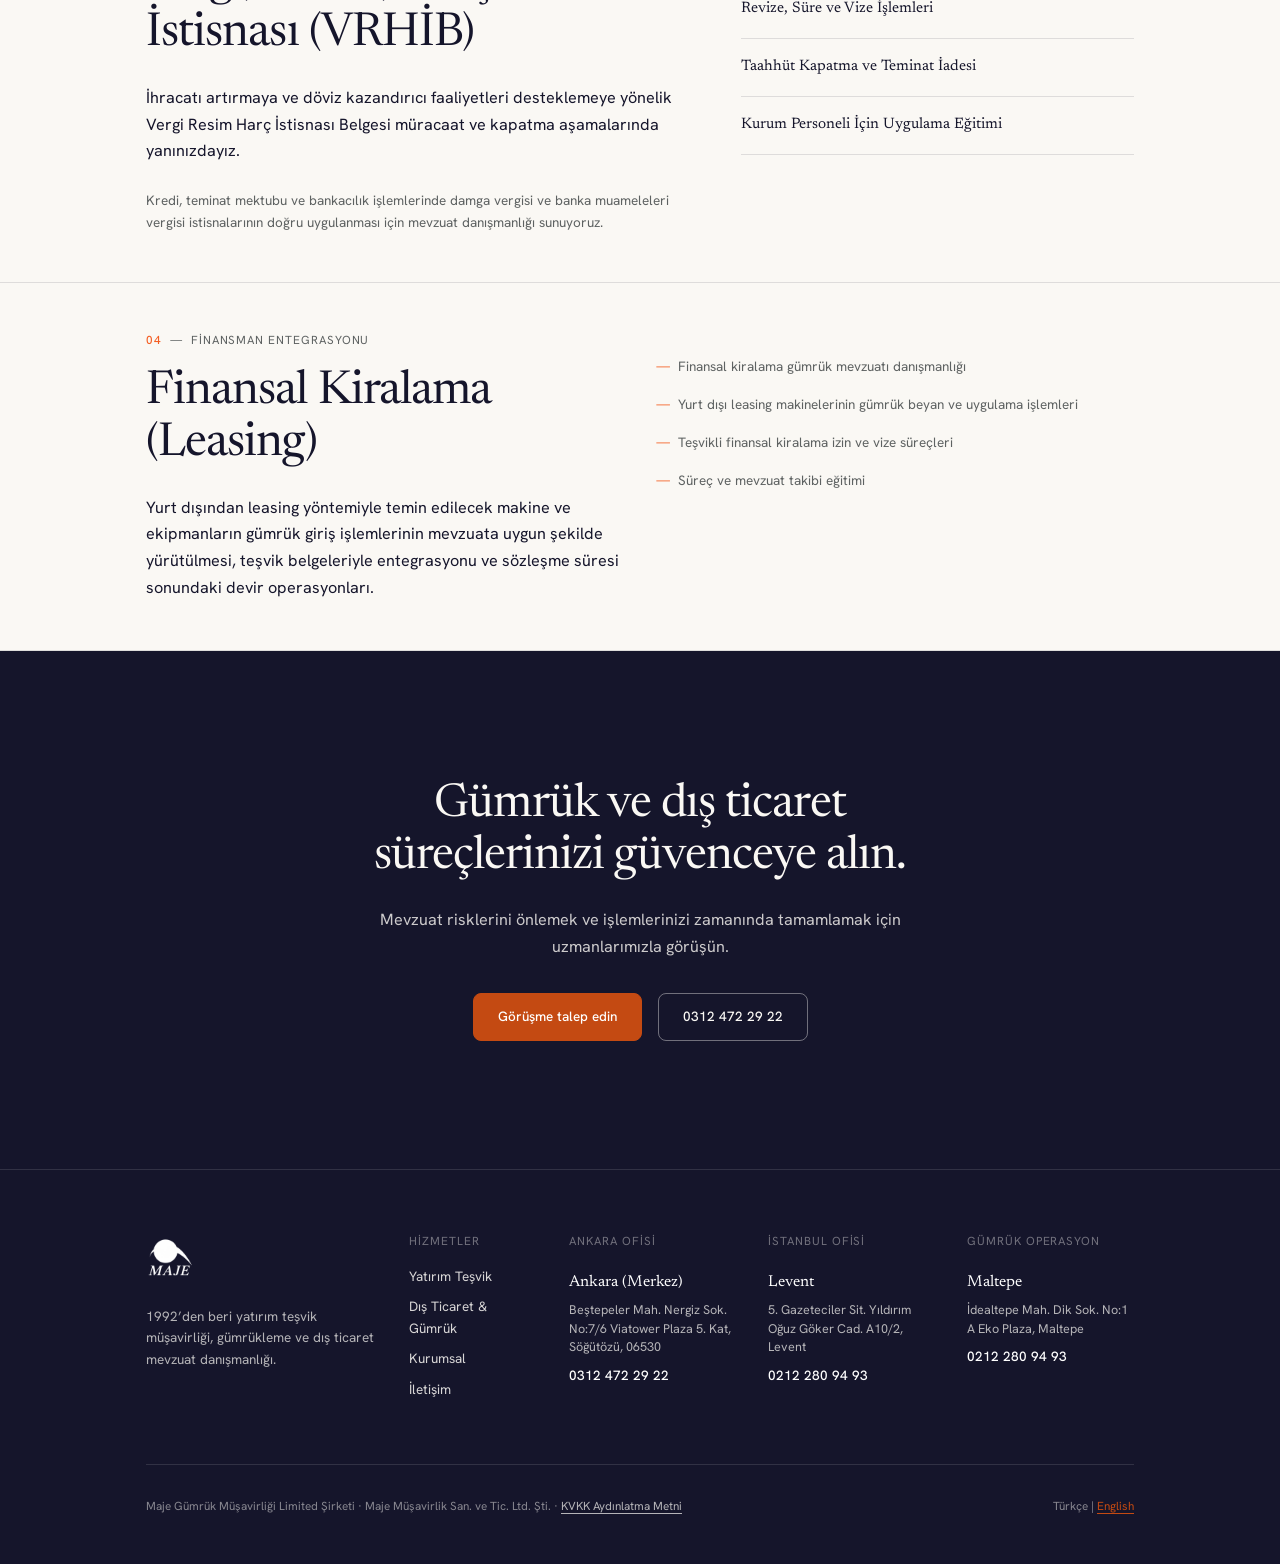
<file: dis-ticaret-gumruk.html>
<!DOCTYPE html>
<html lang="tr">
<head>
  <meta charset="UTF-8">
  <meta name="viewport" content="width=device-width, initial-scale=1.0">
  <title>Dış Ticaret ve Gümrük Mevzuatı — Maje</title>
  <meta name="description" content="Maje, ithalat, ihracat, dahilde işleme, vergi istisnası ve gümrük ihtilaflarında 1992’den bu yana uzman mevzuat ve operasyon çözümleri sunar.">
  
  <link rel="canonical" href="https://maje.com.tr/dis-ticaret-gumruk.html">
  <link rel="alternate" hreflang="tr" href="https://maje.com.tr/dis-ticaret-gumruk.html">
  <link rel="alternate" hreflang="en" href="https://maje.com.tr/en/foreign-trade-customs.html">
  <link rel="icon" type="image/png" href="assets/img/favicon.png">

  <!-- Open Graph -->
  <meta property="og:type" content="website">
  <meta property="og:title" content="Dış Ticaret ve Gümrük Mevzuatı — Maje">
  <meta property="og:description" content="İthalat, ihracat, dahilde işleme rejimi, vergi resmi harç istisnası ve finansal kiralama gümrük süreçleri.">
  <meta property="og:url" content="https://maje.com.tr/dis-ticaret-gumruk.html">
  <meta property="og:image" content="https://maje.com.tr/assets/img/og-image.png">

  <!-- Tasarım Sistemi CSS -->
  <link rel="stylesheet" href="assets/css/tokens.css">
  <link rel="stylesheet" href="assets/css/base.css">
  <link rel="stylesheet" href="assets/css/components.css">
  <link rel="stylesheet" href="assets/css/pages.css">
</head>
<body>

  <!-- Üst Bilgi / Header -->
  <header class="site-header">
    <div class="container site-header-inner">
      <a href="index.html" class="brand-link" aria-label="Maje Ana Sayfa">
        <img src="assets/img/maje.png" alt="Maje Logo" class="brand-logo" width="140" height="56">
      </a>

      <button type="button" class="menu-toggle" id="menuToggle" aria-expanded="false" aria-controls="siteNav" aria-label="Menüyü Aç/Kapat">
        Menü
      </button>

      <nav class="site-nav" id="siteNav" aria-label="Ana Gezinme">
        <ul class="nav-list">
          <li><a href="yatirim-tesvik.html" class="nav-link">Yatırım Teşvik</a></li>
          <li><a href="dis-ticaret-gumruk.html" class="nav-link active" aria-current="page">Dış Ticaret &amp; Gümrük</a></li>
          <li><a href="kurumsal.html" class="nav-link">Kurumsal</a></li>
          <li><a href="iletisim.html" class="nav-link">İletişim</a></li>
        </ul>

        <div class="header-actions">
          <a href="tel:03124722922" class="header-phone">0312 472 29 22</a>
          <div class="lang-switch" aria-label="Dil Seçimi">
            <span class="lang-link active" lang="tr" aria-current="true">TR</span>
            <span class="lang-divider" aria-hidden="true">|</span>
            <a href="en/foreign-trade-customs.html" class="lang-link" lang="en">EN</a>
          </div>
        </div>
      </nav>
    </div>
  </header>

  <main id="main-content">

    <!-- Sayfa Başlığı / Hero (Bölüm 7.3) -->
    <section class="page-hero">
      <div class="container page-hero-inner">
        <span class="section-tag">Gümrük &amp; Operasyon</span>
        <h1 class="page-hero-title">İthalat, ihracat ve gümrük işlemlerinde mevzuat uygulaması.</h1>
        <p class="page-hero-lead">Dış ticaret rejimlerini, gümrük tarife pozisyonu (GTİP) tespitlerini ve idari ihtilaf süreçlerini riskleri en aza indiren mevzuat hakimiyetiyle yönetiyoruz.</p>
      </div>
    </section>

    <!-- Küçük Akış Grafiği (Bölüm 7.3: GTİP -> İthalat -> İhracat -> İhtilaf) -->
    <div class="trade-flow-diagram">
      <div class="container">
        <div class="flow-step-row" aria-label="Temel Dış Ticaret Operasyon Akışı">
          <div class="flow-step-item">
            <span class="section-num">01</span>
            <span>GTİP Tespiti &amp; Analiz</span>
          </div>
          <span class="flow-step-arrow" aria-hidden="true">→</span>
          <div class="flow-step-item">
            <span class="section-num">02</span>
            <span>İthalat Rejimi &amp; İzinler</span>
          </div>
          <span class="flow-step-arrow" aria-hidden="true">→</span>
          <div class="flow-step-item">
            <span class="section-num">03</span>
            <span>İhracat Operasyonları</span>
          </div>
          <span class="flow-step-arrow" aria-hidden="true">→</span>
          <div class="flow-step-item">
            <span class="section-num">04</span>
            <span>İhtilaf Çözümü &amp; Uzlaşma</span>
          </div>
        </div>
      </div>
    </div>

    <!-- Bölüm 1: Gümrük Mevzuatı ve Uygulamaları (Geniş 2 Kolon) -->
    <section class="trade-block-1" id="gumruk-mevzuati">
      <div class="container">
        <div class="grid-12">
          <div class="col-5">
            <div class="section-eyebrow">
              <span class="section-num">01</span>
              <span class="section-divider-dash">—</span>
              <span class="section-category">Temel Hizmet</span>
            </div>
            <h2>Gümrük Mevzuatı ve Uygulamaları</h2>
            <p class="service-col-desc">Doğru tarife tespitiyle vergi risklerini önler, dış ticaret işlemlerinizin mevzuata eksiksiz uygunluğunu sağlarız.</p>
          </div>
          <div class="col-7">
            <ul class="trade-sublist">
              <li class="trade-sublist-item">Gümrük Tarife İstatistik Pozisyonu (GTİP) tespiti ve bağlayıcı tarife başvuruları</li>
              <li class="trade-sublist-item">İthalat ve ihracat mevzuatı uygulamaları ve standart denetim süreçleri</li>
              <li class="trade-sublist-item">Gümrük ihtilafları, uzlaşma komisyonları ve idari itiraz yönetimi</li>
              <li class="trade-sublist-item">Kurum ekiplerine yönelik dış ticaret ve gümrük mevzuatı eğitimleri</li>
            </ul>
            <div class="transport-modes-line">
              <strong>Gümrükleme Kanalları:</strong> Karayolu · Havayolu · Denizyolu · Demiryolu gümrükleme işlemleri.
            </div>
          </div>
        </div>
      </div>
    </section>

    <!-- Bölüm 2: Dahilde İşleme Rejimi (Farklı düzen: Zemin tonu + detay matrisi) -->
    <section class="trade-block-2" id="dahilde-isleme">
      <div class="container">
        <div class="section-header">
          <div class="section-eyebrow">
            <span class="section-num">02</span>
            <span class="section-divider-dash">—</span>
            <span class="section-category">Üretim &amp; İhracat Desteği</span>
          </div>
          <h2>Dahilde İşleme Rejimi (DİİB)</h2>
          <p style="max-width: 68ch; margin-top: var(--space-xs); color: var(--muted);">İhracatçı üreticilerin hammadde ve yardımcı maddeleri gümrük vergisi ve KDV muafiyetiyle temin etmelerini sağlayan Dahilde İşleme İzin Belgesi süreçlerini yönetiyoruz.</p>
        </div>

        <div class="grid-12" style="margin-top: var(--space-md);">
          <div class="col-6">
            <ul class="trade-sublist" style="display: flex; flex-direction: column; gap: var(--space-sm);">
              <li class="trade-sublist-item">Sarfiyat tablosu ve hammadde kullanım oranlarının tespiti</li>
              <li class="trade-sublist-item">İthalat ve yurt içi alım listelerinin hazırlanması</li>
              <li class="trade-sublist-item">İhracat taahhüt listelerinin oluşturulması</li>
            </ul>
          </div>
          <div class="col-6">
            <ul class="trade-sublist" style="display: flex; flex-direction: column; gap: var(--space-sm);">
              <li class="trade-sublist-item">Bakanlık nezdinde müracaat ve belgenin sonuçlandırılması</li>
              <li class="trade-sublist-item">Süre uzatımı, ek süre ve revize vize işlemleri</li>
              <li class="trade-sublist-item">Taahhüt kapatma, teminat çözümü ve kurum içi süreç eğitimi</li>
            </ul>
          </div>
        </div>
      </div>
    </section>

    <!-- Bölüm 3: Vergi, Resim, Harç İstisnası (Farklı düzen: Sol geniş açıklama, sağ liste) -->
    <section class="trade-block-3" id="vergi-istisnasi">
      <div class="container">
        <div class="grid-12">
          <div class="col-7">
            <div class="section-eyebrow">
              <span class="section-num">03</span>
              <span class="section-divider-dash">—</span>
              <span class="section-category">Finansal Kolaylık</span>
            </div>
            <h2>Vergi, Resim, Harç İstisnası (VRHİB)</h2>
            <p style="margin-bottom: var(--space-md);">İhracatı artırmaya ve döviz kazandırıcı faaliyetleri desteklemeye yönelik Vergi Resim Harç İstisnası Belgesi müracaat ve kapatma aşamalarında yanınızdayız.</p>
            <p style="color: var(--muted); font-size: 0.9375rem;">Kredi, teminat mektubu ve bankacılık işlemlerinde damga vergisi ve banka muameleleri vergisi istisnalarının doğru uygulanması için mevzuat danışmanlığı sunuyoruz.</p>
          </div>
          <div class="col-5">
            <div class="row-list" style="border-top: var(--border-width) solid var(--line);">
              <div class="row-item" style="padding: var(--space-sm) 0;">
                <span class="row-item-title" style="font-size: 1.05rem;">Müracaat ve Belge Alımı</span>
              </div>
              <div class="row-item" style="padding: var(--space-sm) 0;">
                <span class="row-item-title" style="font-size: 1.05rem;">Revize, Süre ve Vize İşlemleri</span>
              </div>
              <div class="row-item" style="padding: var(--space-sm) 0;">
                <span class="row-item-title" style="font-size: 1.05rem;">Taahhüt Kapatma ve Teminat İadesi</span>
              </div>
              <div class="row-item" style="padding: var(--space-sm) 0;">
                <span class="row-item-title" style="font-size: 1.05rem;">Kurum Personeli İçin Uygulama Eğitimi</span>
              </div>
            </div>
          </div>
        </div>
      </div>
    </section>

    <!-- Bölüm 4: Finansal Kiralama (Leasing) Gümrük İşlemleri -->
    <section class="trade-block-4" id="finansal-kiralama">
      <div class="container">
        <div class="grid-12">
          <div class="col-6">
            <div class="section-eyebrow">
              <span class="section-num">04</span>
              <span class="section-divider-dash">—</span>
              <span class="section-category">Finansman Entegrasyonu</span>
            </div>
            <h2>Finansal Kiralama (Leasing)</h2>
            <p>Yurt dışından leasing yöntemiyle temin edilecek makine ve ekipmanların gümrük giriş işlemlerinin mevzuata uygun şekilde yürütülmesi, teşvik belgeleriyle entegrasyonu ve sözleşme süresi sonundaki devir operasyonları.</p>
          </div>
          <div class="col-6">
            <ul class="trade-sublist" style="display: flex; flex-direction: column; gap: var(--space-sm);">
              <li class="trade-sublist-item">Finansal kiralama gümrük mevzuatı danışmanlığı</li>
              <li class="trade-sublist-item">Yurt dışı leasing makinelerinin gümrük beyan ve uygulama işlemleri</li>
              <li class="trade-sublist-item">Teşvikli finansal kiralama izin ve vize süreçleri</li>
              <li class="trade-sublist-item">Süreç ve mevzuat takibi eğitimi</li>
            </ul>
          </div>
        </div>
      </div>
    </section>

    <!-- Çağrı Bandı (Koyu Zemin) -->
    <section class="callout-band">
      <div class="container callout-inner">
        <h2 class="callout-title">Gümrük ve dış ticaret süreçlerinizi güvenceye alın.</h2>
        <p class="callout-text">Mevzuat risklerini önlemek ve işlemlerinizi zamanında tamamlamak için uzmanlarımızla görüşün.</p>
        <div class="btn-group">
          <a href="iletisim.html" class="btn btn-primary">Görüşme talep edin</a>
          <a href="tel:03124722922" class="btn btn-secondary">0312 472 29 22</a>
        </div>
      </div>
    </section>

  </main>

  <!-- Alt Bilgi / Footer -->
  <footer class="site-footer">
    <div class="container">
      <div class="footer-top">
        <div class="footer-brand">
          <a href="index.html" class="brand-link" aria-label="Maje Ana Sayfa">
            <img src="assets/img/maje.png" alt="Maje Logo" class="footer-logo" width="120" height="48">
          </a>
          <p class="footer-desc">1992’den beri yatırım teşvik müşavirliği, gümrükleme ve dış ticaret mevzuat danışmanlığı.</p>
        </div>

        <nav class="footer-nav" aria-label="Hızlı Gezinme">
          <h3 class="footer-col-title">Hizmetler</h3>
          <ul class="footer-nav-list">
            <li><a href="yatirim-tesvik.html" class="footer-nav-link">Yatırım Teşvik</a></li>
            <li><a href="dis-ticaret-gumruk.html" class="footer-nav-link">Dış Ticaret &amp; Gümrük</a></li>
            <li><a href="kurumsal.html" class="footer-nav-link">Kurumsal</a></li>
            <li><a href="iletisim.html" class="footer-nav-link">İletişim</a></li>
          </ul>
        </nav>

        <!-- Ankara Ofisi -->
        <div class="office-card">
          <h3 class="footer-col-title">Ankara Ofisi</h3>
          <p class="office-city">Ankara (Merkez)</p>
          <address class="office-address">
            Beştepeler Mah. Nergiz Sok. No:7/6 Viatower Plaza 5. Kat, Söğütözü, 06530
          </address>
          <a href="tel:03124722922" class="office-phone">0312 472 29 22</a>
        </div>

        <!-- İstanbul Levent Ofisi -->
        <div class="office-card">
          <h3 class="footer-col-title">İstanbul Ofisi</h3>
          <p class="office-city">Levent</p>
          <address class="office-address">
            5. Gazeteciler Sit. Yıldırım Oğuz Göker Cad. A10/2, Levent
          </address>
          <a href="tel:02122809493" class="office-phone">0212 280 94 93</a>
        </div>

        <!-- İstanbul Maltepe Ofisi (Gümrük Operasyon) -->
        <div class="office-card">
          <h3 class="footer-col-title">Gümrük Operasyon</h3>
          <p class="office-city">Maltepe</p>
          <address class="office-address">
            İdealtepe Mah. Dik Sok. No:1 A Eko Plaza, Maltepe
          </address>
          <a href="tel:02122809493" class="office-phone">0212 280 94 93</a>
        </div>
      </div>
<div class="footer-bottom">
        <div class="legal-companies">
          <span>Maje Gümrük Müşavirliği Limited Şirketi</span> · 
          <span>Maje Müşavirlik San. ve Tic. Ltd. Şti.</span> · 
          <a href="kvkk.html">KVKK Aydınlatma Metni</a>
        </div>
        <div class="footer-lang">
          <span lang="tr">Türkçe</span> | <a href="en/foreign-trade-customs.html" lang="en">English</a>
        </div>
      </div>
    </div>
  </footer>

  <script src="assets/js/main.js" defer></script>
</body>
</html>
</file>
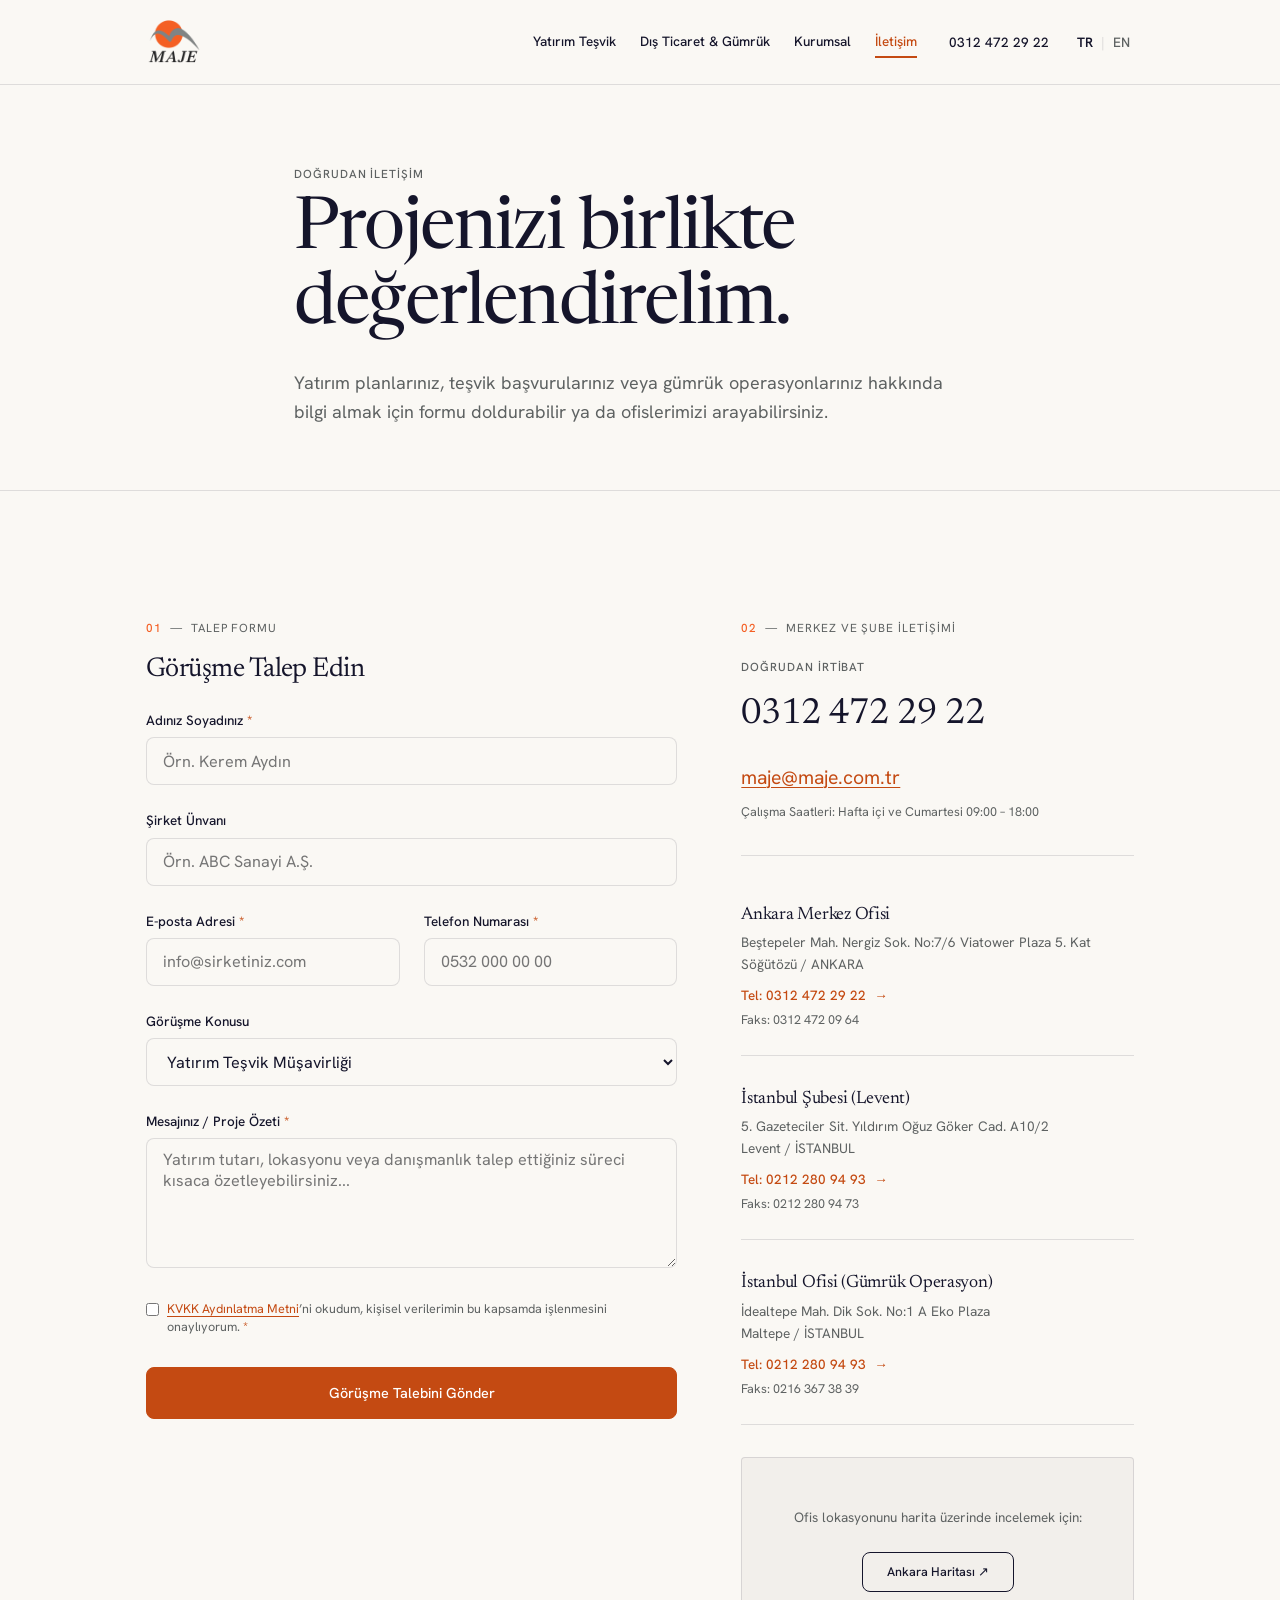
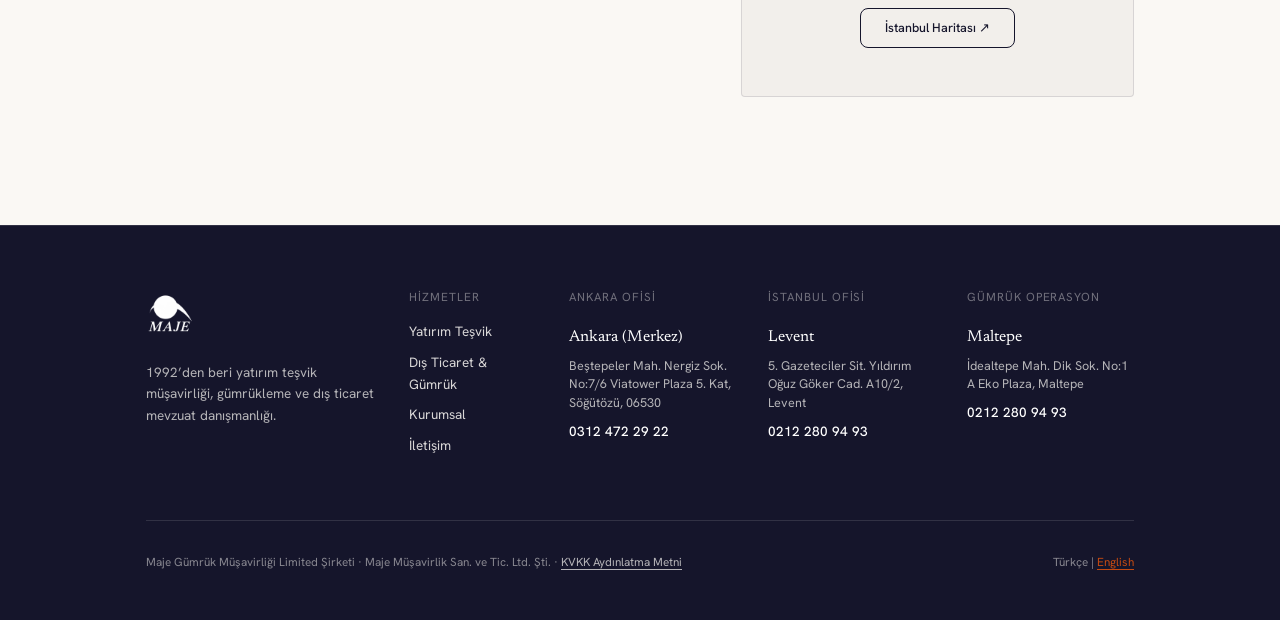
<file: iletisim.html>
<!DOCTYPE html>
<html lang="tr">
<head>
  <meta charset="UTF-8">
  <meta name="viewport" content="width=device-width, initial-scale=1.0">
  <title>İletişim — Maje</title>
  <meta name="description" content="Yatırım teşvik belgesi başvuruları, dış ticaret ve gümrük süreçleri için Maje Ankara ve İstanbul ofisleriyle iletişime geçin.">
  
  <link rel="canonical" href="https://maje.com.tr/iletisim.html">
  <link rel="alternate" hreflang="tr" href="https://maje.com.tr/iletisim.html">
  <link rel="alternate" hreflang="en" href="https://maje.com.tr/en/contact.html">
  <link rel="icon" type="image/png" href="assets/img/favicon.png">

  <!-- Open Graph -->
  <meta property="og:type" content="website">
  <meta property="og:title" content="İletişim — Maje">
  <meta property="og:description" content="Projenizi birlikte değerlendirelim. Ankara ve İstanbul ofislerimizle doğrudan görüşme talep edin.">
  <meta property="og:url" content="https://maje.com.tr/iletisim.html">
  <meta property="og:image" content="https://maje.com.tr/assets/img/og-image.png">

  <!-- Tasarım Sistemi CSS -->
  <link rel="stylesheet" href="assets/css/tokens.css">
  <link rel="stylesheet" href="assets/css/base.css">
  <link rel="stylesheet" href="assets/css/components.css">
  <link rel="stylesheet" href="assets/css/pages.css">
</head>
<body>

  <!-- Üst Bilgi / Header -->
  <header class="site-header">
    <div class="container site-header-inner">
      <a href="index.html" class="brand-link" aria-label="Maje Ana Sayfa">
        <img src="assets/img/maje.png" alt="Maje Logo" class="brand-logo" width="140" height="56">
      </a>

      <button type="button" class="menu-toggle" id="menuToggle" aria-expanded="false" aria-controls="siteNav" aria-label="Menüyü Aç/Kapat">
        Menü
      </button>

      <nav class="site-nav" id="siteNav" aria-label="Ana Gezinme">
        <ul class="nav-list">
          <li><a href="yatirim-tesvik.html" class="nav-link">Yatırım Teşvik</a></li>
          <li><a href="dis-ticaret-gumruk.html" class="nav-link">Dış Ticaret &amp; Gümrük</a></li>
          <li><a href="kurumsal.html" class="nav-link">Kurumsal</a></li>
          <li><a href="iletisim.html" class="nav-link active" aria-current="page">İletişim</a></li>
        </ul>

        <div class="header-actions">
          <a href="tel:03124722922" class="header-phone">0312 472 29 22</a>
          <div class="lang-switch" aria-label="Dil Seçimi">
            <span class="lang-link active" lang="tr" aria-current="true">TR</span>
            <span class="lang-divider" aria-hidden="true">|</span>
            <a href="en/contact.html" class="lang-link" lang="en">EN</a>
          </div>
        </div>
      </nav>
    </div>
  </header>

  <main id="main-content">

    <!-- Sayfa Başlığı / Hero (Bölüm 7.5) -->
    <section class="page-hero">
      <div class="container page-hero-inner">
        <span class="section-tag">Doğrudan İletişim</span>
        <h1 class="page-hero-title">Projenizi birlikte değerlendirelim.</h1>
        <p class="page-hero-lead">Yatırım planlarınız, teşvik başvurularınız veya gümrük operasyonlarınız hakkında bilgi almak için formu doldurabilir ya da ofislerimizi arayabilirsiniz.</p>
      </div>
    </section>

    <!-- İletişim Ana Alanı (Form ve Ofisler) -->
    <section class="section">
      <div class="container contact-grid">

        <!-- Sol Sütun: Form (Bölüm 7.5) -->
        <div class="contact-form-area">
          <div class="section-eyebrow">
            <span class="section-num">01</span>
            <span class="section-divider-dash">—</span>
            <span class="section-category">Talep Formu</span>
          </div>
          <h2 style="font-size: var(--font-size-h3); margin-bottom: var(--space-md);">Görüşme Talep Edin</h2>

          <form id="contactForm" action="#" method="POST" novalidate>
            <!-- Honeypot alanı (Spam bot tuzağı) -->
            <div class="form-hp" aria-hidden="true">
              <label for="hp_website">Bu alanı boş bırakın</label>
              <input type="text" id="hp_website" name="website" tabindex="-1" autocomplete="off">
            </div>

            <div class="form-group">
              <label for="fullname" class="form-label">Adınız Soyadınız <span style="color: var(--accent-text);">*</span></label>
              <input type="text" id="fullname" name="fullname" class="form-control" placeholder="Örn. Kerem Aydın" required>
            </div>

            <div class="form-group">
              <label for="company" class="form-label">Şirket Ünvanı</label>
              <input type="text" id="company" name="company" class="form-control" placeholder="Örn. ABC Sanayi A.Ş.">
            </div>

            <div class="grid-12" style="gap: var(--space-md); margin-bottom: var(--space-md);">
              <div class="col-6">
                <label for="email" class="form-label">E-posta Adresi <span style="color: var(--accent-text);">*</span></label>
                <input type="email" id="email" name="email" class="form-control" placeholder="info@sirketiniz.com" required>
              </div>
              <div class="col-6">
                <label for="phone" class="form-label">Telefon Numarası <span style="color: var(--accent-text);">*</span></label>
                <input type="tel" id="phone" name="phone" class="form-control" placeholder="0532 000 00 00" required>
              </div>
            </div>

            <div class="form-group">
              <label for="subject" class="form-label">Görüşme Konusu</label>
              <select id="subject" name="subject" class="form-control">
                <option value="yatirim-tesvik">Yatırım Teşvik Müşavirliği</option>
                <option value="dis-ticaret-gumruk">Dış Ticaret ve Gümrük İşlemleri</option>
                <option value="diger">Diğer Danışmanlık Talepleri</option>
              </select>
            </div>

            <div class="form-group">
              <label for="message" class="form-label">Mesajınız / Proje Özeti <span style="color: var(--accent-text);">*</span></label>
              <textarea id="message" name="message" class="form-control" placeholder="Yatırım tutarı, lokasyonu veya danışmanlık talep ettiğiniz süreci kısaca özetleyebilirsiniz..." required></textarea>
            </div>

            <div class="form-group">
              <label class="form-checkbox-label">
                <input type="checkbox" id="kvkkConsent" name="kvkkConsent" required>
                <span><a href="kvkk.html" target="_blank" rel="noopener">KVKK Aydınlatma Metni</a>’ni okudum, kişisel verilerimin bu kapsamda işlenmesini onaylıyorum. <span style="color: var(--accent-text);">*</span></span>
              </label>
            </div>

            <div style="margin-top: var(--space-lg);">
              <button type="submit" class="btn btn-primary" style="width: 100%; min-height: 52px; font-size: 1rem;">
                Görüşme Talebini Gönder
              </button>
            </div>

            <div id="formStatus" style="margin-top: var(--space-sm); font-size: 0.875rem; display: none;" role="status"></div>
          </form>
        </div>

        <!-- Sağ Sütun: Telefon, E-posta ve Ofis Blokları (Bölüm 7.5) -->
        <div class="contact-info-area">
          <div class="section-eyebrow">
            <span class="section-num">02</span>
            <span class="section-divider-dash">—</span>
            <span class="section-category">Merkez ve Şube İletişimi</span>
          </div>

          <div style="margin-bottom: var(--space-xl); padding-bottom: var(--space-lg); border-bottom: var(--border-width) solid var(--line);">
            <span class="section-tag">Doğrudan İrtibat</span>
            <div style="margin-top: var(--space-xs); margin-bottom: var(--space-sm);">
              <a href="tel:03124722922" style="font-family: var(--font-serif); font-size: clamp(1.75rem, 1.2rem + 1.5vw, 2.5rem); color: var(--ink); text-decoration: none; font-weight: var(--font-weight-regular);">0312 472 29 22</a>
            </div>
            <div>
              <a href="mailto:maje@maje.com.tr" style="font-size: clamp(1.125rem, 1rem + 0.5vw, 1.35rem); color: var(--accent-text);">maje@maje.com.tr</a>
            </div>
            <p style="font-size: 0.875rem; color: var(--muted); margin-top: var(--space-xs);">Çalışma Saatleri: Hafta içi ve Cumartesi 09:00 – 18:00</p>
          </div>

          <!-- Ankara Ofisi -->
          <div style="margin-bottom: var(--space-lg); padding-bottom: var(--space-md); border-bottom: var(--border-width) solid var(--line);">
            <h3 style="font-size: 1.25rem; margin-bottom: 6px;">Ankara Merkez Ofisi</h3>
            <address style="font-style: normal; color: var(--muted); font-size: 0.95rem; line-height: 1.6; margin-bottom: var(--space-xs);">
              Beştepeler Mah. Nergiz Sok. No:7/6 Viatower Plaza 5. Kat<br>
              Söğütözü / ANKARA
            </address>
            <div style="display: flex; flex-direction: column; gap: 4px; font-size: 0.9rem;">
              <a href="tel:03124722922" class="service-view-all">Tel: 0312 472 29 22 <span class="arrow" aria-hidden="true">→</span></a>
              <span style="color: var(--muted); font-size: 0.875rem;">Faks: 0312 472 09 64</span>
            </div>
          </div>

          <!-- İstanbul Ofisi (Levent) -->
          <div style="margin-bottom: var(--space-lg); padding-bottom: var(--space-md); border-bottom: var(--border-width) solid var(--line);">
            <h3 style="font-size: 1.25rem; margin-bottom: 6px;">İstanbul Şubesi (Levent)</h3>
            <address style="font-style: normal; color: var(--muted); font-size: 0.95rem; line-height: 1.6; margin-bottom: var(--space-xs);">
              5. Gazeteciler Sit. Yıldırım Oğuz Göker Cad. A10/2<br>
              Levent / İSTANBUL
            </address>
            <div style="display: flex; flex-direction: column; gap: 4px; font-size: 0.9rem;">
              <a href="tel:02122809493" class="service-view-all">Tel: 0212 280 94 93 <span class="arrow" aria-hidden="true">→</span></a>
              <span style="color: var(--muted); font-size: 0.875rem;">Faks: 0212 280 94 73</span>
            </div>
          </div>

          <!-- İstanbul Ofisi (Maltepe - Gümrük Operasyon) -->
          <div style="margin-bottom: var(--space-lg); padding-bottom: var(--space-md); border-bottom: var(--border-width) solid var(--line);">
            <h3 style="font-size: 1.25rem; margin-bottom: 6px;">İstanbul Ofisi (Gümrük Operasyon)</h3>
            <address style="font-style: normal; color: var(--muted); font-size: 0.95rem; line-height: 1.6; margin-bottom: var(--space-xs);">
              İdealtepe Mah. Dik Sok. No:1 A Eko Plaza<br>
              Maltepe / İSTANBUL
            </address>
            <div style="display: flex; flex-direction: column; gap: 4px; font-size: 0.9rem;">
              <a href="tel:02122809493" class="service-view-all">Tel: 0212 280 94 93 <span class="arrow" aria-hidden="true">→</span></a>
              <span style="color: var(--muted); font-size: 0.875rem;">Faks: 0216 367 38 39</span>
            </div>
          </div>

          <!-- Harita: Sayfa açılışında yüklenmez, butona basınca veya bağlantıyla açılır (Bölüm 7.5 kuralı) -->
          <div class="map-placeholder-box" id="mapBox">
            <p class="map-placeholder-text">Ofis lokasyonunu harita üzerinde incelemek için:</p>
            <div class="btn-group" style="justify-content: center; gap: var(--space-sm); flex-wrap: wrap;">
              <a href="https://maps.google.com/?q=Viatower+Plaza+Söğütözü+Ankara" target="_blank" rel="noopener noreferrer" class="btn btn-secondary" style="min-height: 40px; font-size: 0.875rem;">
                Ankara Haritası ↗
              </a>
              <a href="https://maps.google.com/?q=5.+Gazeteciler+Sitesi+Levent+İstanbul" target="_blank" rel="noopener noreferrer" class="btn btn-secondary" style="min-height: 40px; font-size: 0.875rem;">
                İstanbul Haritası ↗
              </a>
            </div>
          </div>

        </div>

      </div>
    </section>

  </main>

  <!-- Alt Bilgi / Footer -->
  <footer class="site-footer">
    <div class="container">
      <div class="footer-top">
        <div class="footer-brand">
          <a href="index.html" class="brand-link" aria-label="Maje Ana Sayfa">
            <img src="assets/img/maje.png" alt="Maje Logo" class="footer-logo" width="120" height="48">
          </a>
          <p class="footer-desc">1992’den beri yatırım teşvik müşavirliği, gümrükleme ve dış ticaret mevzuat danışmanlığı.</p>
        </div>

        <nav class="footer-nav" aria-label="Hızlı Gezinme">
          <h3 class="footer-col-title">Hizmetler</h3>
          <ul class="footer-nav-list">
            <li><a href="yatirim-tesvik.html" class="footer-nav-link">Yatırım Teşvik</a></li>
            <li><a href="dis-ticaret-gumruk.html" class="footer-nav-link">Dış Ticaret &amp; Gümrük</a></li>
            <li><a href="kurumsal.html" class="footer-nav-link">Kurumsal</a></li>
            <li><a href="iletisim.html" class="footer-nav-link">İletişim</a></li>
          </ul>
        </nav>

        <!-- Ankara Ofisi -->
        <div class="office-card">
          <h3 class="footer-col-title">Ankara Ofisi</h3>
          <p class="office-city">Ankara (Merkez)</p>
          <address class="office-address">
            Beştepeler Mah. Nergiz Sok. No:7/6 Viatower Plaza 5. Kat, Söğütözü, 06530
          </address>
          <a href="tel:03124722922" class="office-phone">0312 472 29 22</a>
        </div>

        <!-- İstanbul Levent Ofisi -->
        <div class="office-card">
          <h3 class="footer-col-title">İstanbul Ofisi</h3>
          <p class="office-city">Levent</p>
          <address class="office-address">
            5. Gazeteciler Sit. Yıldırım Oğuz Göker Cad. A10/2, Levent
          </address>
          <a href="tel:02122809493" class="office-phone">0212 280 94 93</a>
        </div>

        <!-- İstanbul Maltepe Ofisi (Gümrük Operasyon) -->
        <div class="office-card">
          <h3 class="footer-col-title">Gümrük Operasyon</h3>
          <p class="office-city">Maltepe</p>
          <address class="office-address">
            İdealtepe Mah. Dik Sok. No:1 A Eko Plaza, Maltepe
          </address>
          <a href="tel:02122809493" class="office-phone">0212 280 94 93</a>
        </div>
      </div>
<div class="footer-bottom">
        <div class="legal-companies">
          <span>Maje Gümrük Müşavirliği Limited Şirketi</span> · 
          <span>Maje Müşavirlik San. ve Tic. Ltd. Şti.</span> · 
          <a href="kvkk.html">KVKK Aydınlatma Metni</a>
        </div>
        <div class="footer-lang">
          <span lang="tr">Türkçe</span> | <a href="en/contact.html" lang="en">English</a>
        </div>
      </div>
    </div>
  </footer>

  <script src="assets/js/main.js" defer></script>
  <script>
    (function() {
      var form = document.getElementById('contactForm');
      var status = document.getElementById('formStatus');
      if (form) {
        form.addEventListener('submit', function(e) {
          e.preventDefault();

          var hp = document.getElementById('hp_website');
          if (hp && hp.value !== '') {
            return;
          }

          var fullname = document.getElementById('fullname').value.trim();
          var email = document.getElementById('email').value.trim();
          var phone = document.getElementById('phone').value.trim();
          var message = document.getElementById('message').value.trim();
          var kvkk = document.getElementById('kvkkConsent').checked;

          if (!fullname || !email || !phone || !message || !kvkk) {
            status.style.display = 'block';
            status.style.color = 'var(--accent-text)';
            status.textContent = 'Lütfen zorunlu alanları eksiksiz doldurun ve KVKK onay kutusunu işaretleyin.';
            return;
          }

          status.style.display = 'block';
          status.style.color = 'var(--ink)';
          status.textContent = 'Talebiniz başarıyla alındı. Danışmanlarımız en kısa sürede sizinle iletişime geçecektir.';
          form.reset();
        });
      }
    })();
  </script>
</body>
</html>
</file>
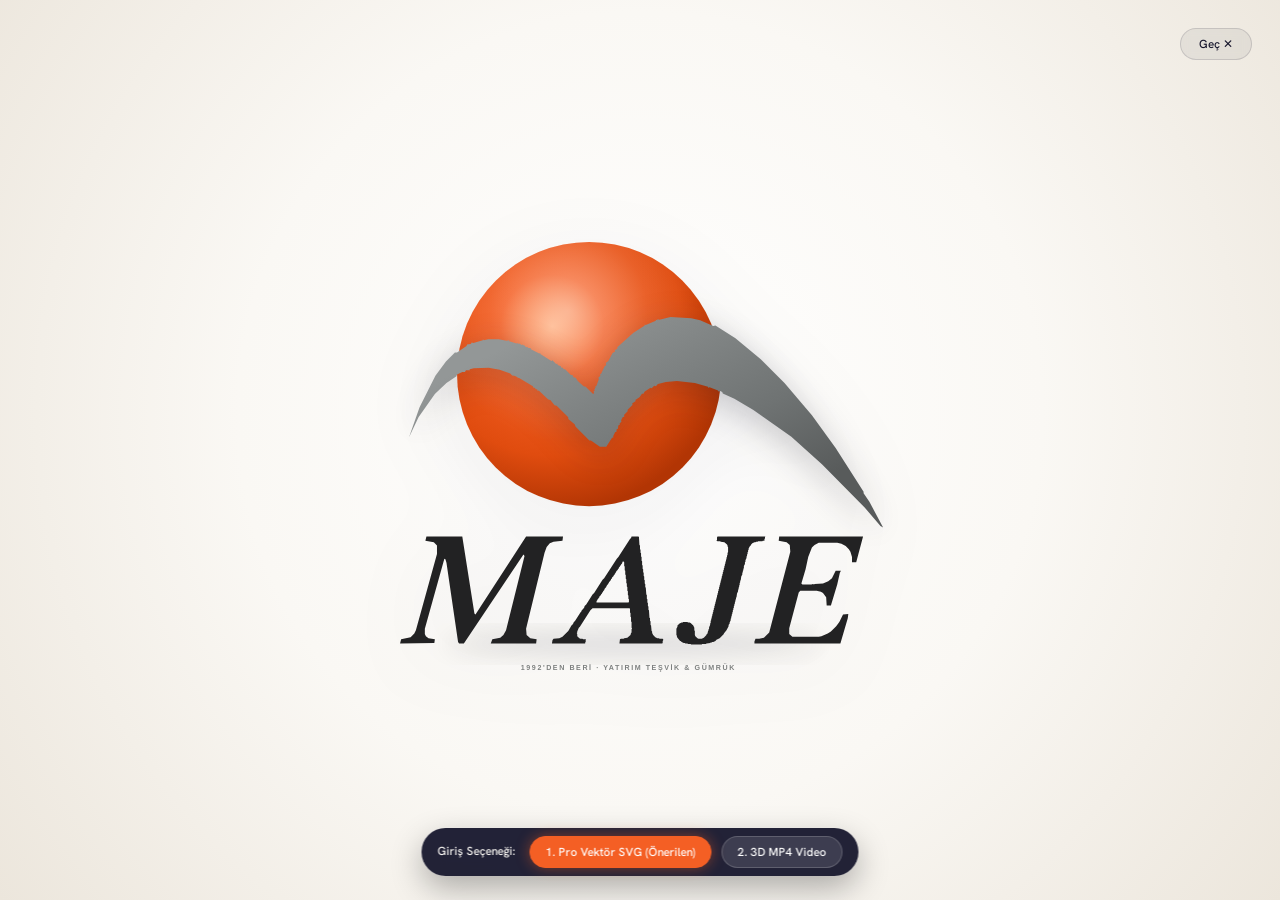
<file: intro-demo.html>
<!DOCTYPE html>
<html lang="tr">
<head>
  <meta charset="UTF-8">
  <meta name="viewport" content="width=device-width, initial-scale=1.0">
  <title>Maje — Profesyonel Giriş Animasyonu ve Canlı Site</title>
  <link rel="stylesheet" href="assets/css/tokens.css">
  <link rel="stylesheet" href="assets/css/base.css">
  <link rel="stylesheet" href="assets/css/components.css">
  <link rel="stylesheet" href="assets/css/pages.css">
  <style>
    /* =========================================================================
       DEMO KONTROL ÇUBUĞU (Test & İnceleme İçin)
       ========================================================================= */
    .demo-bar {
      position: fixed;
      bottom: 24px;
      left: 50%;
      transform: translateX(-50%);
      z-index: 99999;
      background: rgba(21, 21, 43, 0.94);
      backdrop-filter: blur(12px);
      -webkit-backdrop-filter: blur(12px);
      padding: 8px 16px;
      border-radius: 40px;
      display: flex;
      gap: 10px;
      align-items: center;
      box-shadow: 0 12px 32px rgba(0,0,0,0.3), 0 0 0 1px rgba(255,255,255,0.1);
    }
    .demo-label {
      color: #FAF8F4;
      font-size: 0.8125rem;
      font-family: var(--font-sans);
      margin-right: 4px;
      font-weight: 500;
    }
    .demo-btn {
      background: rgba(255,255,255,0.12);
      color: #FFFFFF;
      border: 1px solid rgba(255,255,255,0.18);
      padding: 7px 15px;
      font-size: 0.8125rem;
      font-weight: 500;
      border-radius: 20px;
      cursor: pointer;
      font-family: var(--font-sans);
      transition: all 0.2s ease;
    }
    .demo-btn:hover {
      background: var(--accent);
      border-color: var(--accent);
      color: #FFFFFF;
    }
    .demo-btn.active {
      background: var(--accent);
      border-color: var(--accent);
      color: #FFFFFF;
      box-shadow: 0 0 14px rgba(244, 95, 36, 0.45);
    }

    /* "Geç" (Skip) Butonu */
    .skip-btn {
      position: absolute;
      top: 28px;
      right: 28px;
      background: rgba(21, 21, 43, 0.06);
      border: 1px solid rgba(21, 21, 43, 0.14);
      border-radius: 24px;
      padding: 7px 18px;
      font-size: 0.8125rem;
      font-weight: 500;
      font-family: var(--font-sans);
      color: var(--ink);
      cursor: pointer;
      z-index: 10001;
      backdrop-filter: blur(4px);
      transition: background 0.2s, transform 0.2s;
    }
    .skip-btn:hover {
      background: rgba(21, 21, 43, 0.12);
      transform: translateY(-1px);
    }

    /* =========================================================================
       1. SEÇENEK: SİNEMATİK MP4 VİDEO SPLASH
       ========================================================================= */
    .video-intro-overlay {
      position: fixed;
      top: 0;
      left: 0;
      width: 100vw;
      height: 100vh;
      background-color: var(--paper);
      z-index: 10000;
      display: flex;
      align-items: center;
      justify-content: center;
      overflow: hidden;
      transition: opacity 800ms cubic-bezier(0.16, 1, 0.3, 1), visibility 800ms cubic-bezier(0.16, 1, 0.3, 1);
    }
    .video-intro-overlay.fade-out {
      opacity: 0;
      visibility: hidden;
      pointer-events: none;
    }
    .video-intro-player {
      width: 100vw;
      height: 100vh;
      object-fit: cover;
    }
    @media (max-aspect-ratio: 1/1) {
      .video-intro-player {
        object-fit: contain;
      }
    }

    /* =========================================================================
       2. SEÇENEK: PROFESYONEL VEKTÖREL SVG / CSS GİRİŞ ANİMASYONU (PRO MASTER)
       ========================================================================= */
    .vector-intro-overlay {
      position: fixed;
      top: 0;
      left: 0;
      width: 100vw;
      height: 100vh;
      background: radial-gradient(circle at 50% 46%, #FFFFFF 0%, #FAF8F4 50%, #ECE6DC 100%);
      z-index: 10000;
      display: flex;
      align-items: center;
      justify-content: center;
      overflow: hidden;
      transition: opacity 800ms cubic-bezier(0.16, 1, 0.3, 1), visibility 800ms cubic-bezier(0.16, 1, 0.3, 1);
    }
    .vector-intro-overlay.fade-out {
      opacity: 0;
      visibility: hidden;
      pointer-events: none;
    }

    .pro-vector-box {
      position: relative;
      width: 90vw;
      max-width: 540px;
      aspect-ratio: 1 / 1;
      display: flex;
      align-items: center;
      justify-content: center;
    }

    .pro-vector-svg {
      width: 100%;
      height: 100%;
      overflow: visible;
      filter: drop-shadow(0 20px 40px rgba(21, 21, 43, 0.06));
    }

    /* Keyframes */
    @keyframes proCircleIn {
      0% {
        transform: scale(0.65);
        opacity: 0;
      }
      40% {
        opacity: 1;
      }
      100% {
        transform: scale(1);
        opacity: 1;
      }
    }

    @keyframes proShadowIn {
      0% {
        transform: scale(0.5);
        opacity: 0;
      }
      100% {
        transform: scale(1);
        opacity: 0.12;
      }
    }

    @keyframes proRibbonDraw {
      0% {
        stroke-dashoffset: 1750;
        opacity: 1;
      }
      75% {
        opacity: 1;
      }
      100% {
        stroke-dashoffset: 0;
        opacity: 0;
      }
    }

    @keyframes proWingSolidify {
      0% {
        opacity: 0;
        filter: brightness(1.6) drop-shadow(0 0 24px rgba(255,255,255,0.95));
      }
      35% {
        opacity: 0.75;
      }
      100% {
        opacity: 1;
        filter: brightness(1) drop-shadow(0 16px 32px rgba(21, 21, 43, 0.22));
      }
    }

    @keyframes proWordmarkFadeUp {
      0% {
        opacity: 0;
        transform: translateY(16px);
      }
      100% {
        opacity: 1;
        transform: translateY(0);
      }
    }

    @keyframes proSubFadeUp {
      0% {
        opacity: 0;
        transform: translateY(8px);
      }
      100% {
        opacity: 0.8;
        transform: translateY(0);
      }
    }

    @keyframes proFlarePulse {
      0% {
        transform: scale(0.2);
        opacity: 0;
      }
      15% {
        opacity: 1;
        transform: scale(1);
      }
      50% {
        transform: scale(1.4);
        opacity: 1;
      }
      80% {
        opacity: 1;
        transform: scale(1);
      }
      100% {
        transform: scale(0.2);
        opacity: 0;
      }
    }

    /* Animation Classes */
    .anim-shadow {
      transform-box: fill-box;
      transform-origin: center;
      animation: proShadowIn 1.2s cubic-bezier(0.16, 1, 0.3, 1) forwards;
    }
    .anim-circle {
      transform-box: fill-box;
      transform-origin: center;
      animation: proCircleIn 1.1s cubic-bezier(0.16, 1, 0.3, 1) 0.08s both;
    }
    .anim-ribbon {
      stroke-dasharray: 1750;
      stroke-dashoffset: 1750;
      animation: proRibbonDraw 1.35s cubic-bezier(0.25, 0.1, 0.25, 1) 0.32s forwards;
    }
    .anim-wing {
      animation: proWingSolidify 0.85s cubic-bezier(0.16, 1, 0.3, 1) 1.05s forwards;
      opacity: 0;
    }
    .anim-wordmark {
      animation: proWordmarkFadeUp 0.8s cubic-bezier(0.16, 1, 0.3, 1) 1.45s forwards;
      opacity: 0;
    }
    .anim-sub {
      animation: proSubFadeUp 0.7s ease-out 1.7s forwards;
      opacity: 0;
    }
    .flare-shape {
      animation: proFlarePulse 1.35s cubic-bezier(0.25, 0.1, 0.25, 1) 0.32s forwards;
      transform-origin: 0 0;
    }

    @media (prefers-reduced-motion: reduce) {
      .anim-shadow, .anim-circle, .anim-wing, .anim-wordmark, .anim-sub {
        animation: none !important;
        opacity: 1 !important;
        transform: none !important;
      }
      .anim-ribbon, .flare-shape, animateMotion {
        display: none !important;
      }
      .vector-intro-overlay {
        display: none !important;
      }
    }
  </style>
</head>
<body>

  <!-- =========================================================================
       1. SEÇENEK: SİNEMATİK MP4 VİDEO SPLASH
       ========================================================================= -->
  <div class="video-intro-overlay" id="videoOverlay">
    <button type="button" class="skip-btn" id="skipVideoBtn">Geç ✕</button>
    <video class="video-intro-player" id="introVid" playsinline muted>
      <source src="assets/video/maje-intro.mp4" type="video/mp4">
      Tarayıcınız video etiketini desteklemiyor.
    </video>
  </div>

  <!-- =========================================================================
       2. SEÇENEK: PROFESYONEL VEKTÖREL SVG / CSS GİRİŞİ (PRO MASTER)
       ========================================================================= -->
  <div class="vector-intro-overlay" id="vectorOverlay">
    <button type="button" class="skip-btn" id="skipVectorBtn">Geç ✕</button>
    <div class="pro-vector-box" id="vectorBox">
      <svg class="pro-vector-svg" viewBox="0 0 1024 1024" xmlns="http://www.w3.org/2000/svg">
        <defs>
          <!-- 3D Yumuşak Turuncu Küre Gradyanı -->
          <radialGradient id="proSphereGrad" cx="36%" cy="32%" r="70%">
            <stop offset="0%" stop-color="#FFA875" />
            <stop offset="28%" stop-color="#F45F24" />
            <stop offset="70%" stop-color="#E04C0F" />
            <stop offset="100%" stop-color="#B23504" />
          </radialGradient>

          <!-- Tepe Işık Pırıltısı (Soft Specular Sheen) -->
          <radialGradient id="diffuseGlow" cx="42%" cy="26%" r="50%">
            <stop offset="0%" stop-color="#FFFFFF" stop-opacity="0.38" />
            <stop offset="60%" stop-color="#FFFFFF" stop-opacity="0.08" />
            <stop offset="100%" stop-color="#FFFFFF" stop-opacity="0" />
          </radialGradient>

          <!-- Sıvı Titanyum Şerit Gradyanı -->
          <linearGradient id="silverRibbon" x1="0%" y1="0%" x2="100%" y2="0%">
            <stop offset="0%" stop-color="#FFFFFF" stop-opacity="0" />
            <stop offset="15%" stop-color="#FFFFFF" stop-opacity="0.95" />
            <stop offset="45%" stop-color="#E2E7E7" stop-opacity="1" />
            <stop offset="75%" stop-color="#898F8F" stop-opacity="0.9" />
            <stop offset="100%" stop-color="#555858" stop-opacity="0" />
          </linearGradient>

          <!-- Kanat Gövdesi 3D Metalik Tonu -->
          <linearGradient id="proWingGrad" x1="15%" y1="20%" x2="85%" y2="80%">
            <stop offset="0%" stop-color="#939797" />
            <stop offset="35%" stop-color="#7F8383" />
            <stop offset="65%" stop-color="#6F7373" />
            <stop offset="100%" stop-color="#585B5B" />
          </linearGradient>

          <!-- Filtreler: Zemin Gölgelendirmesi ve Işık Halesi -->
          <filter id="shadowBlur" x="-30%" y="-30%" width="160%" height="160%">
            <feGaussianBlur in="SourceGraphic" stdDeviation="24" />
          </filter>
          <filter id="flareGlow" x="-60%" y="-60%" width="220%" height="220%">
            <feGaussianBlur stdDeviation="7" result="glow"/>
            <feMerge>
              <feMergeNode in="glow"/>
              <feMergeNode in="SourceGraphic"/>
            </feMerge>
          </filter>
        </defs>

        <!-- Zemin Temas Gölgesi -->
        <ellipse class="anim-shadow" cx="500" cy="880" rx="360" ry="24" fill="#15152B" filter="url(#shadowBlur)" />

        <!-- 3D Aydınlatmalı Turuncu Küre (Orijinal Koordinatlar: cx 415.5, cy 368, r 250.5) -->
        <g class="anim-circle">
          <circle cx="415.5" cy="368" r="250.5" fill="url(#proSphereGrad)" />
          <circle cx="415.5" cy="368" r="250.5" fill="url(#diffuseGlow)" />
        </g>

        <!-- Orijinal Logodan Birebir Çıkarılan Vektörel Maje Kanadı -->
        <g class="anim-wing">
          <path d="M 74,488 L 92,450 L 123,406 L 145,385 L 164,372 L 165,369 L 175,364 L 180,364 L 182,361 L 189,361 L 189,359 L 197,357 L 225,356 L 246,360 L 266,367 L 270,371 L 272,370 L 272,372 L 274,371 L 280,374 L 280,376 L 282,375 L 309,391 L 310,394 L 313,394 L 314,397 L 317,397 L 318,400 L 320,399 L 338,416 L 342,417 L 350,427 L 354,428 L 376,450 L 376,453 L 388,463 L 390,468 L 416,494 L 419,494 L 436,506 L 448,506 L 459,489 L 462,488 L 461,486 L 465,478 L 467,478 L 468,472 L 470,472 L 471,465 L 474,464 L 473,462 L 477,458 L 476,456 L 479,450 L 482,449 L 482,445 L 489,438 L 488,436 L 498,426 L 497,424 L 504,419 L 503,417 L 511,412 L 516,405 L 518,406 L 521,401 L 532,394 L 534,395 L 539,390 L 542,391 L 546,387 L 561,383 L 582,381 L 616,385 L 641,392 L 641,394 L 644,393 L 660,399 L 660,401 L 662,400 L 662,402 L 664,400 L 668,402 L 669,405 L 691,415 L 727,436 L 799,487 L 857,539 L 938,621 L 968,656 L 973,659 L 947,610 L 936,594 L 936,591 L 883,508 L 838,446 L 786,385 L 741,340 L 693,300 L 655,276 L 651,277 L 626,266 L 609,262 L 570,260 L 549,265 L 545,264 L 545,266 L 542,265 L 542,267 L 523,275 L 521,274 L 521,276 L 499,290 L 469,317 L 469,320 L 464,323 L 465,325 L 460,328 L 452,343 L 447,347 L 448,351 L 445,353 L 438,368 L 436,368 L 437,371 L 433,375 L 434,378 L 429,391 L 427,391 L 428,394 L 426,394 L 427,397 L 425,397 L 426,400 L 424,400 L 425,404 L 423,406 L 409,392 L 405,391 L 394,381 L 390,375 L 386,374 L 384,370 L 381,370 L 370,359 L 367,359 L 366,356 L 363,356 L 362,353 L 356,351 L 355,348 L 353,349 L 346,342 L 344,343 L 323,330 L 323,328 L 321,329 L 305,321 L 305,319 L 299,318 L 299,316 L 296,317 L 292,313 L 290,314 L 290,312 L 287,313 L 284,310 L 281,311 L 281,309 L 278,310 L 264,306 L 264,304 L 259,305 L 244,302 L 224,302 L 216,304 L 214,302 L 214,304 L 196,309 L 193,308 L 191,311 L 184,312 L 183,315 L 165,327 L 161,327 L 144,344 L 124,371 L 94,431 Z" fill="url(#proWingGrad)" />
        </g>

        <!-- Akıcı Gümüş Şerit İzi -->
        <path class="anim-ribbon"
              d="M -40 580 C 10 540, 45 500, 74 488 C 130 405, 175 315, 235 306 C 305 295, 375 375, 436 495 C 475 410, 520 270, 585 260 C 665 248, 770 335, 850 480 C 905 565, 940 620, 973 659 C 1020 720, 1060 760, 1120 790"
              fill="none"
              stroke="url(#silverRibbon)"
              stroke-width="17"
              stroke-linecap="round"
              filter="url(#flareGlow)" />

        <!-- Hareketli Elmas Işık Pırıltısı (Starburst Lens Flare) -->
        <g>
          <animateMotion path="M -40 580 C 10 540, 45 500, 74 488 C 130 405, 175 315, 235 306 C 305 295, 375 375, 436 495 C 475 410, 520 270, 585 260 C 665 248, 770 335, 850 480 C 905 565, 940 620, 973 659 C 1020 720, 1060 760, 1120 790"
                         dur="1.35s"
                         begin="0.32s"
                         fill="freeze"
                         calcMode="spline"
                         keySplines="0.25 0.1 0.25 1"
                         keyTimes="0;1" />
          <g class="flare-shape">
            <!-- Sıcak Amber Halesi -->
            <circle cx="0" cy="0" r="38" fill="#FFA500" opacity="0.32" filter="url(#flareGlow)" />
            <!-- Yıldız Şeklinde Işık Hüzmesi -->
            <polygon points="0,-26 4,-6 26,0 4,6 0,26 -4,6 -26,0 -4,-6" fill="#FFFFFF" />
            <polygon points="0,-14 3,-3 14,0 3,3 0,14 -3,3 -14,0 -3,-3" fill="#FFFFFF" transform="rotate(45)" opacity="0.85" />
            <circle cx="0" cy="0" r="4.5" fill="#FFFFFF" />
          </g>
        </g>

        <!-- Orijinal Logodan Birebir Çıkarılan "MAJE" Tipografisi -->
        <g class="anim-wordmark">
          <path d="M 776,676 L 775,684 L 790,687 L 796,692 L 797,705 L 757,858 L 747,868 L 738,870 L 731,870 L 729,875 L 729,879 L 892,879 L 906,831 L 907,823 L 897,824 L 890,838 L 884,846 L 874,856 L 868,860 L 856,865 L 851,866 L 801,866 L 795,861 L 795,850 L 813,782 L 816,779 L 847,779 L 855,781 L 859,783 L 865,791 L 866,807 L 874,807 L 886,767 L 891,745 L 893,741 L 883,741 L 876,755 L 869,761 L 859,765 L 843,766 L 842,767 L 840,766 L 837,767 L 820,767 L 818,765 L 826,738 L 831,715 L 838,697 L 843,692 L 851,688 L 886,688 L 894,690 L 902,694 L 908,700 L 911,705 L 914,715 L 914,725 L 922,725 L 935,676 Z M 750,676 L 659,676 L 658,678 L 658,682 L 657,684 L 659,685 L 664,685 L 665,686 L 672,687 L 677,691 L 678,693 L 678,695 L 679,696 L 679,706 L 678,707 L 678,711 L 677,712 L 677,715 L 676,716 L 676,719 L 675,720 L 675,723 L 674,724 L 674,727 L 673,728 L 673,731 L 672,732 L 672,735 L 671,736 L 671,739 L 670,740 L 670,743 L 669,744 L 669,747 L 668,748 L 668,751 L 667,752 L 667,755 L 666,756 L 666,759 L 665,760 L 665,763 L 664,764 L 664,767 L 663,768 L 663,771 L 662,772 L 662,775 L 661,776 L 661,779 L 660,780 L 660,783 L 659,784 L 659,787 L 658,788 L 658,791 L 657,792 L 657,795 L 656,796 L 656,799 L 655,800 L 655,803 L 654,804 L 654,807 L 653,808 L 653,811 L 652,812 L 652,815 L 651,816 L 651,819 L 650,820 L 650,823 L 649,824 L 649,827 L 648,828 L 648,831 L 647,832 L 647,835 L 646,836 L 646,840 L 645,841 L 645,844 L 643,848 L 643,851 L 642,852 L 642,854 L 641,855 L 640,860 L 638,862 L 638,863 L 633,868 L 629,870 L 623,870 L 621,869 L 617,865 L 616,863 L 616,855 L 615,854 L 615,849 L 613,845 L 608,840 L 606,839 L 603,839 L 602,838 L 594,838 L 593,839 L 591,839 L 587,841 L 583,845 L 583,847 L 581,851 L 581,863 L 582,864 L 582,866 L 583,868 L 588,874 L 589,874 L 591,876 L 595,878 L 597,878 L 598,879 L 602,879 L 603,880 L 608,880 L 609,881 L 629,881 L 630,880 L 637,880 L 638,879 L 645,878 L 646,877 L 648,877 L 649,876 L 651,876 L 655,874 L 657,872 L 663,869 L 671,861 L 671,860 L 676,854 L 680,846 L 680,844 L 682,841 L 682,839 L 684,835 L 684,832 L 685,831 L 685,828 L 686,827 L 686,824 L 687,823 L 687,820 L 688,819 L 688,816 L 689,815 L 689,812 L 690,811 L 690,808 L 691,807 L 691,804 L 692,803 L 692,800 L 693,799 L 693,796 L 694,795 L 694,792 L 695,791 L 696,784 L 698,780 L 698,777 L 699,776 L 699,773 L 700,772 L 700,769 L 701,768 L 701,764 L 702,763 L 702,760 L 703,759 L 704,752 L 706,748 L 706,745 L 707,744 L 707,741 L 708,740 L 708,737 L 709,736 L 709,732 L 711,728 L 711,725 L 712,724 L 712,721 L 714,717 L 714,714 L 715,713 L 715,710 L 716,709 L 716,706 L 717,705 L 717,702 L 718,701 L 718,699 L 720,695 L 722,693 L 722,692 L 725,689 L 729,687 L 731,687 L 732,686 L 735,686 L 736,685 L 744,685 L 745,684 L 748,684 L 748,681 L 749,680 L 749,677 Z M 509,676 L 496,676 L 495,679 L 493,681 L 471,715 L 468,718 L 444,755 L 441,758 L 425,783 L 422,786 L 410,805 L 407,808 L 406,811 L 401,817 L 401,818 L 399,820 L 389,836 L 386,839 L 385,842 L 382,845 L 376,855 L 365,866 L 359,869 L 348,870 L 346,873 L 345,879 L 408,879 L 408,877 L 409,876 L 409,872 L 410,871 L 404,871 L 403,870 L 399,870 L 397,869 L 393,865 L 393,861 L 392,859 L 393,858 L 393,856 L 396,849 L 398,847 L 418,816 L 422,812 L 492,812 L 493,813 L 493,820 L 494,821 L 494,828 L 495,829 L 495,837 L 496,838 L 496,849 L 497,850 L 496,852 L 496,858 L 495,859 L 494,863 L 488,868 L 482,869 L 481,870 L 476,870 L 474,871 L 473,879 L 554,879 L 555,878 L 555,874 L 556,873 L 556,871 L 555,870 L 549,870 L 548,869 L 545,869 L 541,867 L 537,863 L 535,859 L 535,856 L 534,855 L 533,845 L 532,844 L 532,837 L 531,836 L 531,831 L 530,830 L 529,816 L 528,815 L 528,809 L 527,808 L 527,802 L 526,801 L 526,795 L 525,794 L 525,787 L 524,786 L 523,773 L 522,772 L 522,766 L 521,765 L 521,759 L 520,758 L 520,752 L 519,751 L 519,745 L 518,744 L 518,738 L 517,737 L 517,731 L 516,730 L 516,723 L 515,722 L 515,715 L 514,714 L 514,708 L 513,707 L 513,701 L 512,700 L 512,693 L 511,692 L 510,677 Z M 480,723 L 482,725 L 482,732 L 483,733 L 483,740 L 484,741 L 484,748 L 485,749 L 485,756 L 486,757 L 486,764 L 487,765 L 487,771 L 488,772 L 488,779 L 489,780 L 489,787 L 490,788 L 490,794 L 491,795 L 491,800 L 490,801 L 430,801 L 429,800 L 430,799 L 430,798 L 431,797 L 431,796 L 433,794 L 433,793 L 435,791 L 435,790 L 438,787 L 438,786 L 440,784 L 440,783 L 442,781 L 442,780 L 444,778 L 444,777 L 445,776 L 445,775 L 448,772 L 448,771 L 449,770 L 449,769 L 451,767 L 451,766 L 453,764 L 453,763 L 456,760 L 456,759 L 457,758 L 457,757 L 459,755 L 459,754 L 462,751 L 462,750 L 464,748 L 464,747 L 466,745 L 466,744 L 467,743 L 467,742 L 470,739 L 470,738 L 472,736 L 472,735 L 474,733 L 474,732 L 476,730 L 476,729 L 478,727 L 478,726 L 479,725 L 479,724 Z M 107,676 L 105,684 L 121,687 L 127,693 L 127,709 L 87,854 L 84,860 L 77,867 L 59,871 L 57,879 L 122,878 L 123,871 L 111,869 L 106,865 L 104,861 L 104,851 L 141,718 L 143,719 L 145,726 L 167,876 L 169,879 L 178,879 L 291,710 L 293,713 L 258,854 L 253,863 L 247,868 L 232,871 L 229,879 L 315,879 L 316,871 L 304,869 L 297,863 L 296,851 L 331,707 L 335,696 L 341,689 L 348,686 L 365,684 L 366,676 L 296,676 L 200,824 L 198,822 L 175,676 Z" fill="#222223" fill-rule="evenodd" />
        </g>

        <!-- Slogan ve Kuruluş Yılı -->
        <g class="anim-sub">
          <text x="490" y="930"
                font-family="-apple-system, BlinkMacSystemFont, 'Segoe UI', Roboto, sans-serif"
                font-size="13.5"
                font-weight="600"
                fill="#5E6262"
                text-anchor="middle"
                letter-spacing="0.22em">1992'DEN BERİ · YATIRIM TEŞVİK &amp; GÜMRÜK</text>
        </g>
      </svg>
    </div>
  </div>

  <!-- DEMO KONTROL ÇUBUĞU (Test Paneli) -->
  <div class="demo-bar">
    <span class="demo-label">Giriş Seçeneği:</span>
    <button type="button" class="demo-btn active" id="btnPlayVector">1. Pro Vektör SVG (Önerilen)</button>
    <button type="button" class="demo-btn" id="btnPlayVideo">2. 3D MP4 Video</button>
  </div>

  <!-- =========================================================================
       ARKAPLANDAKİ ASIL SİTE (Animasyon Sonrası Açılan Canlı Arayüz)
       ========================================================================= -->
  <header class="site-header">
    <div class="container site-header-inner">
      <a href="index.html" class="brand-link">
        <img src="assets/img/maje.png" alt="Maje Logo" class="brand-logo" width="140" height="56">
      </a>
      <nav class="site-nav">
        <ul class="nav-list">
          <li><a href="yatirim-tesvik.html" class="nav-link">Yatırım Teşvik</a></li>
          <li><a href="dis-ticaret-gumruk.html" class="nav-link">Dış Ticaret &amp; Gümrük</a></li>
          <li><a href="kurumsal.html" class="nav-link">Kurumsal</a></li>
          <li><a href="iletisim.html" class="nav-link">İletişim</a></li>
        </ul>
        <div class="header-actions">
          <a href="tel:03124722922" class="header-phone">0312 472 29 22</a>
        </div>
      </nav>
    </div>
  </header>

  <main>
    <section class="hero-section">
      <div class="container hero-grid">
        <div class="hero-content">
          <span class="section-tag hero-tag">Yatırım teşviki · Dış ticaret · Gümrük</span>
          <h1 class="hero-title">Yatırım teşvik sürecinin her adımında yanınızdayız.</h1>
          <p class="hero-desc">Maje, 1992’den beri yatırımcı, ithalatçı ve ihracatçılara mevzuat danışmanlığı ve uygulama hizmeti sunar.</p>
          <div class="btn-group">
            <a href="iletisim.html" class="btn btn-primary">Görüşme talep edin</a>
            <a href="tel:03124722922" class="btn btn-secondary">0312 472 29 22</a>
          </div>
        </div>
        <div class="hero-visual">
          <img src="assets/img/maje.png" alt="Maje Sembol" style="max-width: 280px; height: auto;">
        </div>
      </div>
    </section>
  </main>

  <script>
    var videoOverlay = document.getElementById('videoOverlay');
    var vectorOverlay = document.getElementById('vectorOverlay');
    var introVid = document.getElementById('introVid');
    var skipVideoBtn = document.getElementById('skipVideoBtn');
    var skipVectorBtn = document.getElementById('skipVectorBtn');
    var btnPlayVideo = document.getElementById('btnPlayVideo');
    var btnPlayVector = document.getElementById('btnPlayVector');
    var vectorBox = document.getElementById('vectorBox');

    var autoDismissTimer = null;

    function playVectorIntro() {
      // Temizle
      if (autoDismissTimer) clearTimeout(autoDismissTimer);
      if (introVid) introVid.pause();

      btnPlayVector.classList.add('active');
      btnPlayVideo.classList.remove('active');
      videoOverlay.classList.remove('is-active', 'fade-out');

      vectorOverlay.classList.remove('fade-out');
      vectorOverlay.style.display = 'flex';

      // SVG DOM reflow ile animasyonu sıfırdan tetikle
      var clone = vectorBox.cloneNode(true);
      vectorBox.parentNode.replaceChild(clone, vectorBox);
      vectorBox = clone;

      // 2.9 sn sonra akıcı biçimde siteye geç
      autoDismissTimer = setTimeout(function() {
        vectorOverlay.classList.add('fade-out');
      }, 2900);
    }

    function playVideoIntro() {
      if (autoDismissTimer) clearTimeout(autoDismissTimer);
      vectorOverlay.classList.add('fade-out');
      
      btnPlayVideo.classList.add('active');
      btnPlayVector.classList.remove('active');

      videoOverlay.classList.remove('fade-out');
      videoOverlay.classList.add('is-active');

      if (introVid) {
        introVid.currentTime = 0;
        introVid.play().catch(function(e) { console.log('Autoplay engellendi:', e); });
      }

      autoDismissTimer = setTimeout(function() {
        videoOverlay.classList.add('fade-out');
      }, 4600);
    }

    // Geç butonları
    skipVectorBtn.addEventListener('click', function() {
      if (autoDismissTimer) clearTimeout(autoDismissTimer);
      vectorOverlay.classList.add('fade-out');
    });

    skipVideoBtn.addEventListener('click', function() {
      if (autoDismissTimer) clearTimeout(autoDismissTimer);
      videoOverlay.classList.add('fade-out');
      if (introVid) introVid.pause();
    });

    if (introVid) {
      introVid.addEventListener('ended', function() {
        videoOverlay.classList.add('fade-out');
      });
    }

    // Demo Bar Butonları
    btnPlayVector.addEventListener('click', playVectorIntro);
    btnPlayVideo.addEventListener('click', playVideoIntro);

    // Sayfa ilk yüklendiğinde Pro Vektör Girişini çalıştır
    window.addEventListener('DOMContentLoaded', function() {
      playVectorIntro();
    });
  </script>
</body>
</html>
</file>
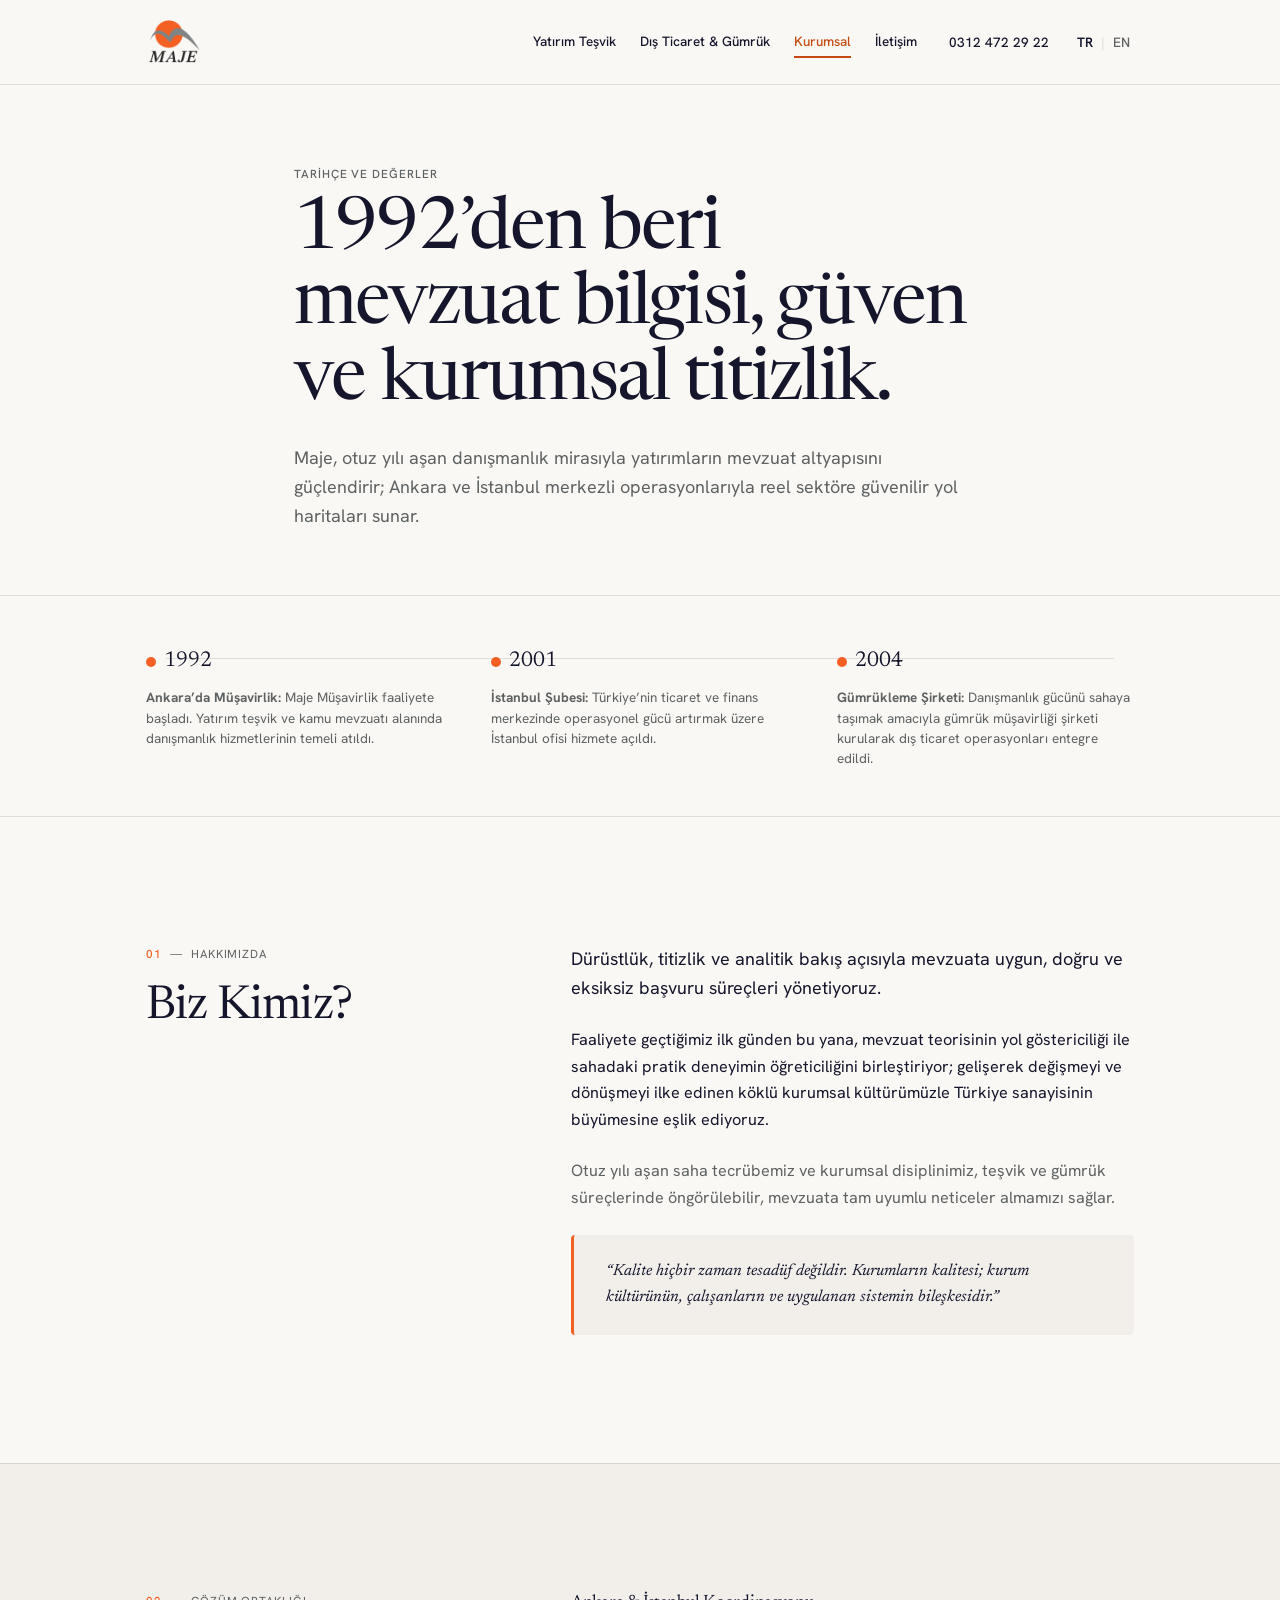
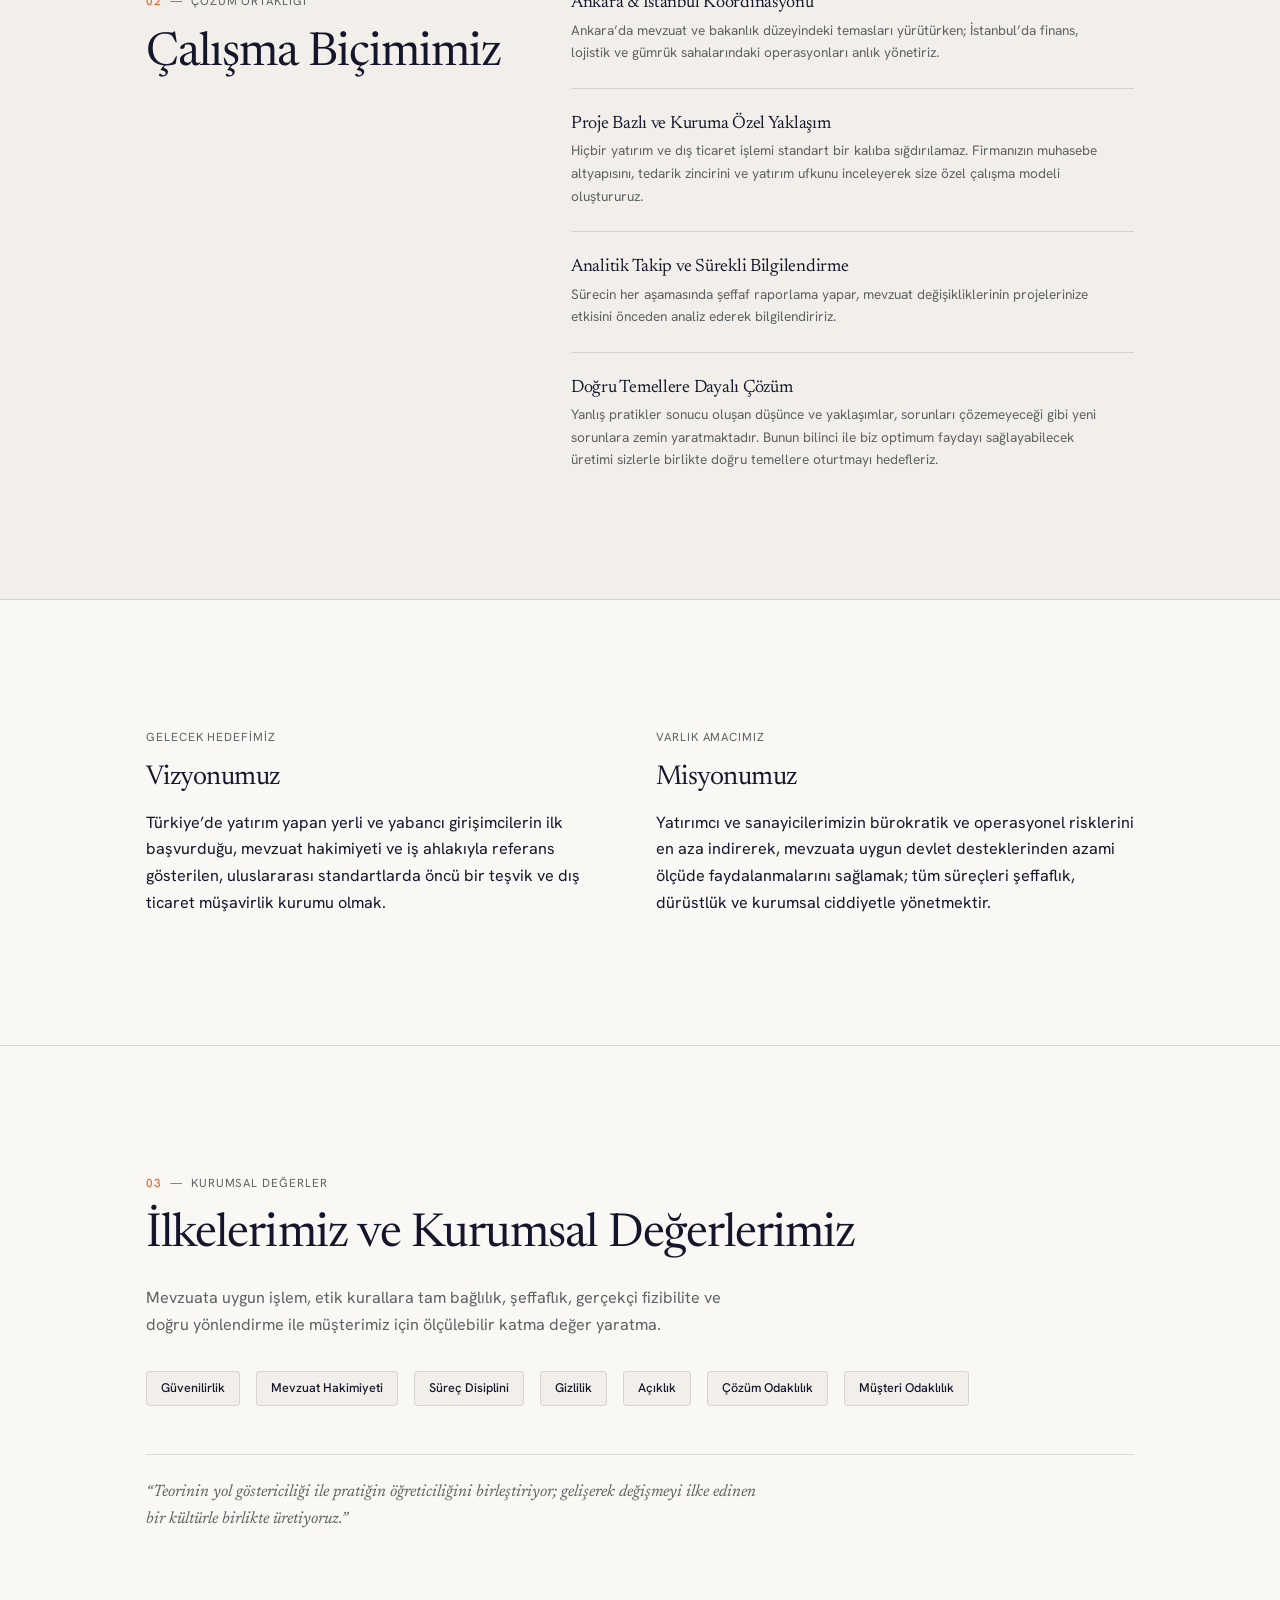
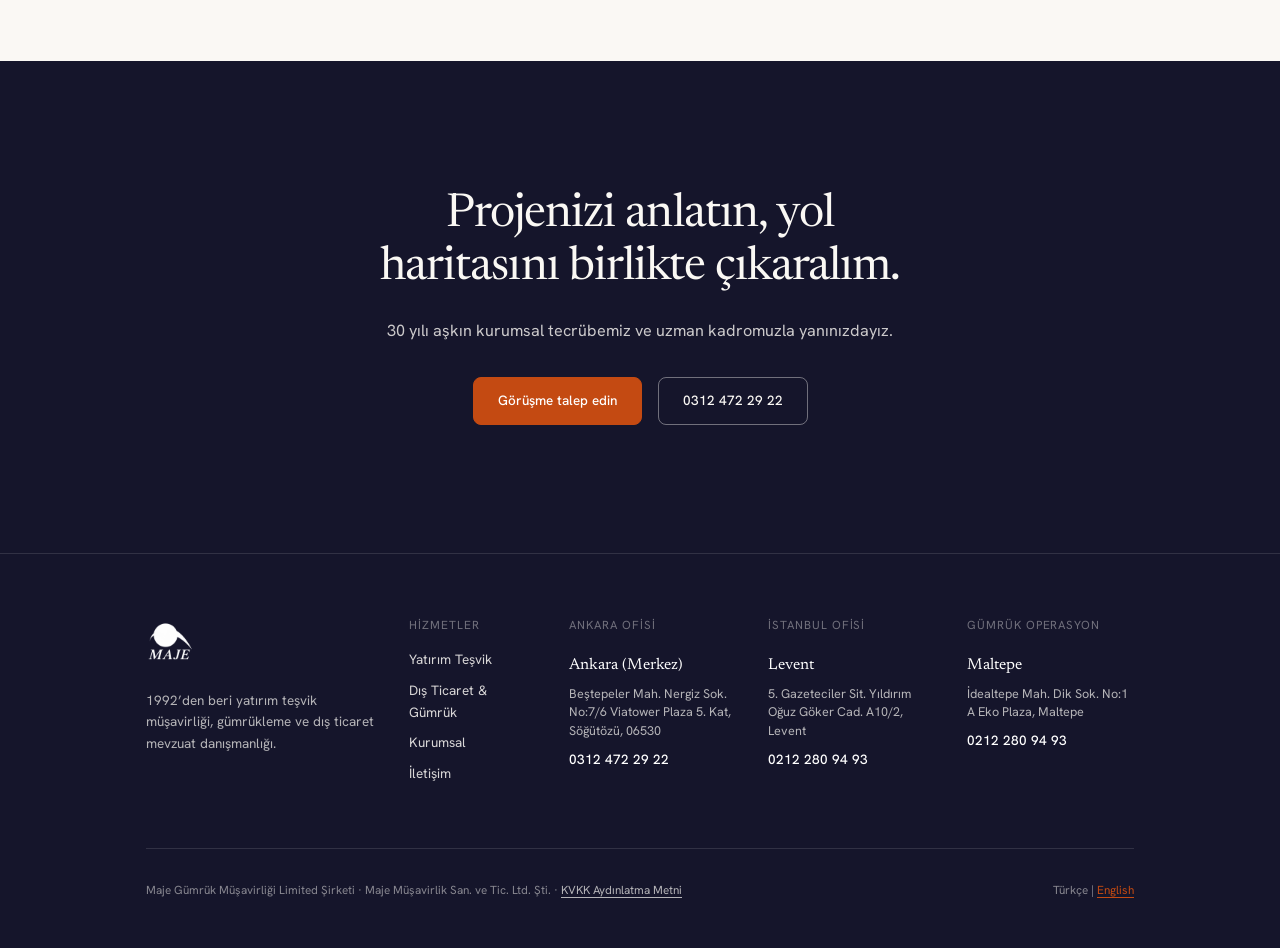
<file: kurumsal.html>
<!DOCTYPE html>
<html lang="tr">
<head>
  <meta charset="UTF-8">
  <meta name="viewport" content="width=device-width, initial-scale=1.0">
  <title>Kurumsal — Maje</title>
  <meta name="description" content="1992’den bu yana yatırım teşvik ve gümrük müşavirliğinde güvenilirlik, şeffaflık ve analitik yaklaşım ile kurumlara özel çözüm ortaklığı.">
  
  <link rel="canonical" href="https://maje.com.tr/kurumsal.html">
  <link rel="alternate" hreflang="tr" href="https://maje.com.tr/kurumsal.html">
  <link rel="alternate" hreflang="en" href="https://maje.com.tr/en/about.html">
  <link rel="icon" type="image/png" href="assets/img/favicon.png">

  <!-- Open Graph -->
  <meta property="og:type" content="website">
  <meta property="og:title" content="Kurumsal — Maje">
  <meta property="og:description" content="1992 Ankara kuruluşu, 2001 İstanbul şubesi ve 2004 gümrükleme faaliyetiyle köklü müşavirlik tecrübesi.">
  <meta property="og:url" content="https://maje.com.tr/kurumsal.html">
  <meta property="og:image" content="https://maje.com.tr/assets/img/og-image.png">

  <!-- Tasarım Sistemi CSS -->
  <link rel="stylesheet" href="assets/css/tokens.css">
  <link rel="stylesheet" href="assets/css/base.css">
  <link rel="stylesheet" href="assets/css/components.css">
  <link rel="stylesheet" href="assets/css/pages.css">
</head>
<body>

  <!-- Üst Bilgi / Header -->
  <header class="site-header">
    <div class="container site-header-inner">
      <a href="index.html" class="brand-link" aria-label="Maje Ana Sayfa">
        <img src="assets/img/maje.png" alt="Maje Logo" class="brand-logo" width="140" height="56">
      </a>

      <button type="button" class="menu-toggle" id="menuToggle" aria-expanded="false" aria-controls="siteNav" aria-label="Menüyü Aç/Kapat">
        Menü
      </button>

      <nav class="site-nav" id="siteNav" aria-label="Ana Gezinme">
        <ul class="nav-list">
          <li><a href="yatirim-tesvik.html" class="nav-link">Yatırım Teşvik</a></li>
          <li><a href="dis-ticaret-gumruk.html" class="nav-link">Dış Ticaret &amp; Gümrük</a></li>
          <li><a href="kurumsal.html" class="nav-link active" aria-current="page">Kurumsal</a></li>
          <li><a href="iletisim.html" class="nav-link">İletişim</a></li>
        </ul>

        <div class="header-actions">
          <a href="tel:03124722922" class="header-phone">0312 472 29 22</a>
          <div class="lang-switch" aria-label="Dil Seçimi">
            <span class="lang-link active" lang="tr" aria-current="true">TR</span>
            <span class="lang-divider" aria-hidden="true">|</span>
            <a href="en/about.html" class="lang-link" lang="en">EN</a>
          </div>
        </div>
      </nav>
    </div>
  </header>

  <main id="main-content">

    <!-- Sayfa Başlığı / Hero (Bölüm 7.4) -->
    <section class="page-hero">
      <div class="container page-hero-inner">
        <span class="section-tag">Tarihçe ve Değerler</span>
        <h1 class="page-hero-title">1992’den beri mevzuat bilgisi, güven ve kurumsal titizlik.</h1>
        <p class="page-hero-lead">Maje, otuz yılı aşan danışmanlık mirasıyla yatırımların mevzuat altyapısını güçlendirir; Ankara ve İstanbul merkezli operasyonlarıyla reel sektöre güvenilir yol haritaları sunar.</p>
      </div>
    </section>

    <!-- Tarihçe Çizgisi (Bölüm 7.4: 1992 -> 2001 -> 2004) -->
    <section class="history-timeline-section" aria-label="Şirket Tarihçesi">
      <div class="container">
        <div class="history-track">
          <div class="history-item">
            <div class="history-year-wrap">
              <span class="history-dot" aria-hidden="true"></span>
              <span class="history-year">1992</span>
            </div>
            <p class="history-desc"><strong>Ankara’da Müşavirlik:</strong> Maje Müşavirlik faaliyete başladı. Yatırım teşvik ve kamu mevzuatı alanında danışmanlık hizmetlerinin temeli atıldı.</p>
          </div>

          <div class="history-item">
            <div class="history-year-wrap">
              <span class="history-dot" aria-hidden="true"></span>
              <span class="history-year">2001</span>
            </div>
            <p class="history-desc"><strong>İstanbul Şubesi:</strong> Türkiye’nin ticaret ve finans merkezinde operasyonel gücü artırmak üzere İstanbul ofisi hizmete açıldı.</p>
          </div>

          <div class="history-item">
            <div class="history-year-wrap">
              <span class="history-dot" aria-hidden="true"></span>
              <span class="history-year">2004</span>
            </div>
            <p class="history-desc"><strong>Gümrükleme Şirketi:</strong> Danışmanlık gücünü sahaya taşımak amacıyla gümrük müşavirliği şirketi kurularak dış ticaret operasyonları entegre edildi.</p>
          </div>
        </div>
      </div>
    </section>

    <!-- Biz Kimiz (Bölüm 7.4) -->
    <section class="section" id="biz-kimiz">
      <div class="container">
        <div class="grid-12">
          <div class="col-5">
            <div class="section-eyebrow">
              <span class="section-num">01</span>
              <span class="section-divider-dash">—</span>
              <span class="section-category">Hakkımızda</span>
            </div>
            <h2>Biz Kimiz?</h2>
          </div>
          <div class="col-7">
            <p class="lead" style="margin-bottom: var(--space-md);">Dürüstlük, titizlik ve analitik bakış açısıyla mevzuata uygun, doğru ve eksiksiz başvuru süreçleri yönetiyoruz.</p>
            <p style="margin-bottom: var(--space-md);">Faaliyete geçtiğimiz ilk günden bu yana, mevzuat teorisinin yol göstericiliği ile sahadaki pratik deneyimin öğreticiliğini birleştiriyor; gelişerek değişmeyi ve dönüşmeyi ilke edinen köklü kurumsal kültürümüzle Türkiye sanayisinin büyümesine eşlik ediyoruz.</p>
            <p style="color: var(--muted); margin-bottom: var(--space-md);">Otuz yılı aşan saha tecrübemiz ve kurumsal disiplinimiz, teşvik ve gümrük süreçlerinde öngörülebilir, mevzuata tam uyumlu neticeler almamızı sağlar.</p>
            <div style="padding: var(--space-md) var(--space-lg); background: var(--paper-2); border-left: 3px solid var(--accent); border-radius: 4px;">
              <p style="font-family: var(--font-serif); font-size: 1.125rem; color: var(--ink); margin: 0; font-style: italic; line-height: 1.6;">
                “Kalite hiçbir zaman tesadüf değildir. Kurumların kalitesi; kurum kültürünün, çalışanların ve uygulanan sistemin bileşkesidir.”
              </p>
            </div>
          </div>
        </div>
      </div>
    </section>

    <!-- Çalışma Biçimi (Bölüm 7.4: #calisma-bicimi) -->
    <section class="section" id="calisma-bicimi" style="background-color: var(--paper-2); border-top: var(--border-width) solid var(--line); border-bottom: var(--border-width) solid var(--line);">
      <div class="container">
        <div class="grid-12">
          <div class="col-5">
            <div class="section-eyebrow">
              <span class="section-num">02</span>
              <span class="section-divider-dash">—</span>
              <span class="section-category">Çözüm Ortaklığı</span>
            </div>
            <h2>Çalışma Biçimimiz</h2>
          </div>
          <div class="col-7">
            <div style="display: flex; flex-direction: column; gap: var(--space-md);">
              <div>
                <h3 style="font-size: 1.25rem; margin-bottom: 4px;">Ankara &amp; İstanbul Koordinasyonu</h3>
                <p style="font-size: 0.95rem; color: var(--muted);">Ankara’da mevzuat ve bakanlık düzeyindeki temasları yürütürken; İstanbul’da finans, lojistik ve gümrük sahalarındaki operasyonları anlık yönetiriz.</p>
              </div>
              <div style="border-top: var(--border-width) solid var(--line); padding-top: var(--space-md);">
                <h3 style="font-size: 1.25rem; margin-bottom: 4px;">Proje Bazlı ve Kuruma Özel Yaklaşım</h3>
                <p style="font-size: 0.95rem; color: var(--muted);">Hiçbir yatırım ve dış ticaret işlemi standart bir kalıba sığdırılamaz. Firmanızın muhasebe altyapısını, tedarik zincirini ve yatırım ufkunu inceleyerek size özel çalışma modeli oluştururuz.</p>
              </div>
              <div style="border-top: var(--border-width) solid var(--line); padding-top: var(--space-md);">
                <h3 style="font-size: 1.25rem; margin-bottom: 4px;">Analitik Takip ve Sürekli Bilgilendirme</h3>
                <p style="font-size: 0.95rem; color: var(--muted);">Sürecin her aşamasında şeffaf raporlama yapar, mevzuat değişikliklerinin projelerinize etkisini önceden analiz ederek bilgilendiririz.</p>
              </div>
              <div style="border-top: var(--border-width) solid var(--line); padding-top: var(--space-md);">
                <h3 style="font-size: 1.25rem; margin-bottom: 4px;">Doğru Temellere Dayalı Çözüm</h3>
                <p style="font-size: 0.95rem; color: var(--muted);">Yanlış pratikler sonucu oluşan düşünce ve yaklaşımlar, sorunları çözemeyeceği gibi yeni sorunlara zemin yaratmaktadır. Bunun bilinci ile biz optimum faydayı sağlayabilecek üretimi sizlerle birlikte doğru temellere oturtmayı hedefleriz.</p>
              </div>
            </div>
          </div>
        </div>
      </div>
    </section>

    <!-- Vizyon ve Misyon (Bölüm 7.4: Maks 60 kelime) -->
    <section class="section" id="vizyon-misyon">
      <div class="container">
        <div class="grid-12">
          <div class="col-6">
            <div class="section-eyebrow">
              <span class="section-category">Gelecek Hedefimiz</span>
            </div>
            <h2 style="font-size: var(--font-size-h3); margin-bottom: var(--space-sm);">Vizyonumuz</h2>
            <p>Türkiye’de yatırım yapan yerli ve yabancı girişimcilerin ilk başvurduğu, mevzuat hakimiyeti ve iş ahlakıyla referans gösterilen, uluslararası standartlarda öncü bir teşvik ve dış ticaret müşavirlik kurumu olmak.</p>
          </div>
          <div class="col-6">
            <div class="section-eyebrow">
              <span class="section-category">Varlık Amacımız</span>
            </div>
            <h2 style="font-size: var(--font-size-h3); margin-bottom: var(--space-sm);">Misyonumuz</h2>
            <p>Yatırımcı ve sanayicilerimizin bürokratik ve operasyonel risklerini en aza indirerek, mevzuata uygun devlet desteklerinden azami ölçüde faydalanmalarını sağlamak; tüm süreçleri şeffaflık, dürüstlük ve kurumsal ciddiyetle yönetmektir.</p>
          </div>
        </div>
      </div>
    </section>

    <!-- İlkeler (Bölüm 7.4: #ilkeler) -->
    <section class="section" id="ilkeler" style="border-top: var(--border-width) solid var(--line);">
      <div class="container">
        <div class="section-header">
          <div class="section-eyebrow">
            <span class="section-num">03</span>
            <span class="section-divider-dash">—</span>
            <span class="section-category">Kurumsal Değerler</span>
          </div>
          <h2>İlkelerimiz ve Kurumsal Değerlerimiz</h2>
          <p style="max-width: 68ch; color: var(--muted); margin-top: var(--space-xs);">Mevzuata uygun işlem, etik kurallara tam bağlılık, şeffaflık, gerçekçi fizibilite ve doğru yönlendirme ile müşterimiz için ölçülebilir katma değer yaratma.</p>
        </div>

        <!-- 7 Değer Sözcüğü (Tek Satırda / Yatay Etiketler) -->
        <div class="values-word-list" aria-label="7 Temel Değer">
          <span class="value-tag">Güvenilirlik</span>
          <span class="value-tag">Mevzuat Hakimiyeti</span>
          <span class="value-tag">Süreç Disiplini</span>
          <span class="value-tag">Gizlilik</span>
          <span class="value-tag">Açıklık</span>
          <span class="value-tag">Çözüm Odaklılık</span>
          <span class="value-tag">Müşteri Odaklılık</span>
        </div>

        <div style="margin-top: var(--space-xl); padding-top: var(--space-md); border-top: var(--border-width) solid var(--line);">
          <p style="font-style: italic; color: var(--muted); font-family: var(--font-serif); font-size: 1.15rem;">“Teorinin yol göstericiliği ile pratiğin öğreticiliğini birleştiriyor; gelişerek değişmeyi ilke edinen bir kültürle birlikte üretiyoruz.”</p>
        </div>
      </div>
    </section>

    <!-- Çağrı Bandı (Koyu Zemin) -->
    <section class="callout-band">
      <div class="container callout-inner">
        <h2 class="callout-title">Projenizi anlatın, yol haritasını birlikte çıkaralım.</h2>
        <p class="callout-text">30 yılı aşkın kurumsal tecrübemiz ve uzman kadromuzla yanınızdayız.</p>
        <div class="btn-group">
          <a href="iletisim.html" class="btn btn-primary">Görüşme talep edin</a>
          <a href="tel:03124722922" class="btn btn-secondary">0312 472 29 22</a>
        </div>
      </div>
    </section>

  </main>

  <!-- Alt Bilgi / Footer -->
  <footer class="site-footer">
    <div class="container">
      <div class="footer-top">
        <div class="footer-brand">
          <a href="index.html" class="brand-link" aria-label="Maje Ana Sayfa">
            <img src="assets/img/maje.png" alt="Maje Logo" class="footer-logo" width="120" height="48">
          </a>
          <p class="footer-desc">1992’den beri yatırım teşvik müşavirliği, gümrükleme ve dış ticaret mevzuat danışmanlığı.</p>
        </div>

        <nav class="footer-nav" aria-label="Hızlı Gezinme">
          <h3 class="footer-col-title">Hizmetler</h3>
          <ul class="footer-nav-list">
            <li><a href="yatirim-tesvik.html" class="footer-nav-link">Yatırım Teşvik</a></li>
            <li><a href="dis-ticaret-gumruk.html" class="footer-nav-link">Dış Ticaret &amp; Gümrük</a></li>
            <li><a href="kurumsal.html" class="footer-nav-link">Kurumsal</a></li>
            <li><a href="iletisim.html" class="footer-nav-link">İletişim</a></li>
          </ul>
        </nav>

        <!-- Ankara Ofisi -->
        <div class="office-card">
          <h3 class="footer-col-title">Ankara Ofisi</h3>
          <p class="office-city">Ankara (Merkez)</p>
          <address class="office-address">
            Beştepeler Mah. Nergiz Sok. No:7/6 Viatower Plaza 5. Kat, Söğütözü, 06530
          </address>
          <a href="tel:03124722922" class="office-phone">0312 472 29 22</a>
        </div>

        <!-- İstanbul Levent Ofisi -->
        <div class="office-card">
          <h3 class="footer-col-title">İstanbul Ofisi</h3>
          <p class="office-city">Levent</p>
          <address class="office-address">
            5. Gazeteciler Sit. Yıldırım Oğuz Göker Cad. A10/2, Levent
          </address>
          <a href="tel:02122809493" class="office-phone">0212 280 94 93</a>
        </div>

        <!-- İstanbul Maltepe Ofisi (Gümrük Operasyon) -->
        <div class="office-card">
          <h3 class="footer-col-title">Gümrük Operasyon</h3>
          <p class="office-city">Maltepe</p>
          <address class="office-address">
            İdealtepe Mah. Dik Sok. No:1 A Eko Plaza, Maltepe
          </address>
          <a href="tel:02122809493" class="office-phone">0212 280 94 93</a>
        </div>
      </div>
<div class="footer-bottom">
        <div class="legal-companies">
          <span>Maje Gümrük Müşavirliği Limited Şirketi</span> · 
          <span>Maje Müşavirlik San. ve Tic. Ltd. Şti.</span> · 
          <a href="kvkk.html">KVKK Aydınlatma Metni</a>
        </div>
        <div class="footer-lang">
          <span lang="tr">Türkçe</span> | <a href="en/about.html" lang="en">English</a>
        </div>
      </div>
    </div>
  </footer>

  <script src="assets/js/main.js" defer></script>
</body>
</html>
</file>
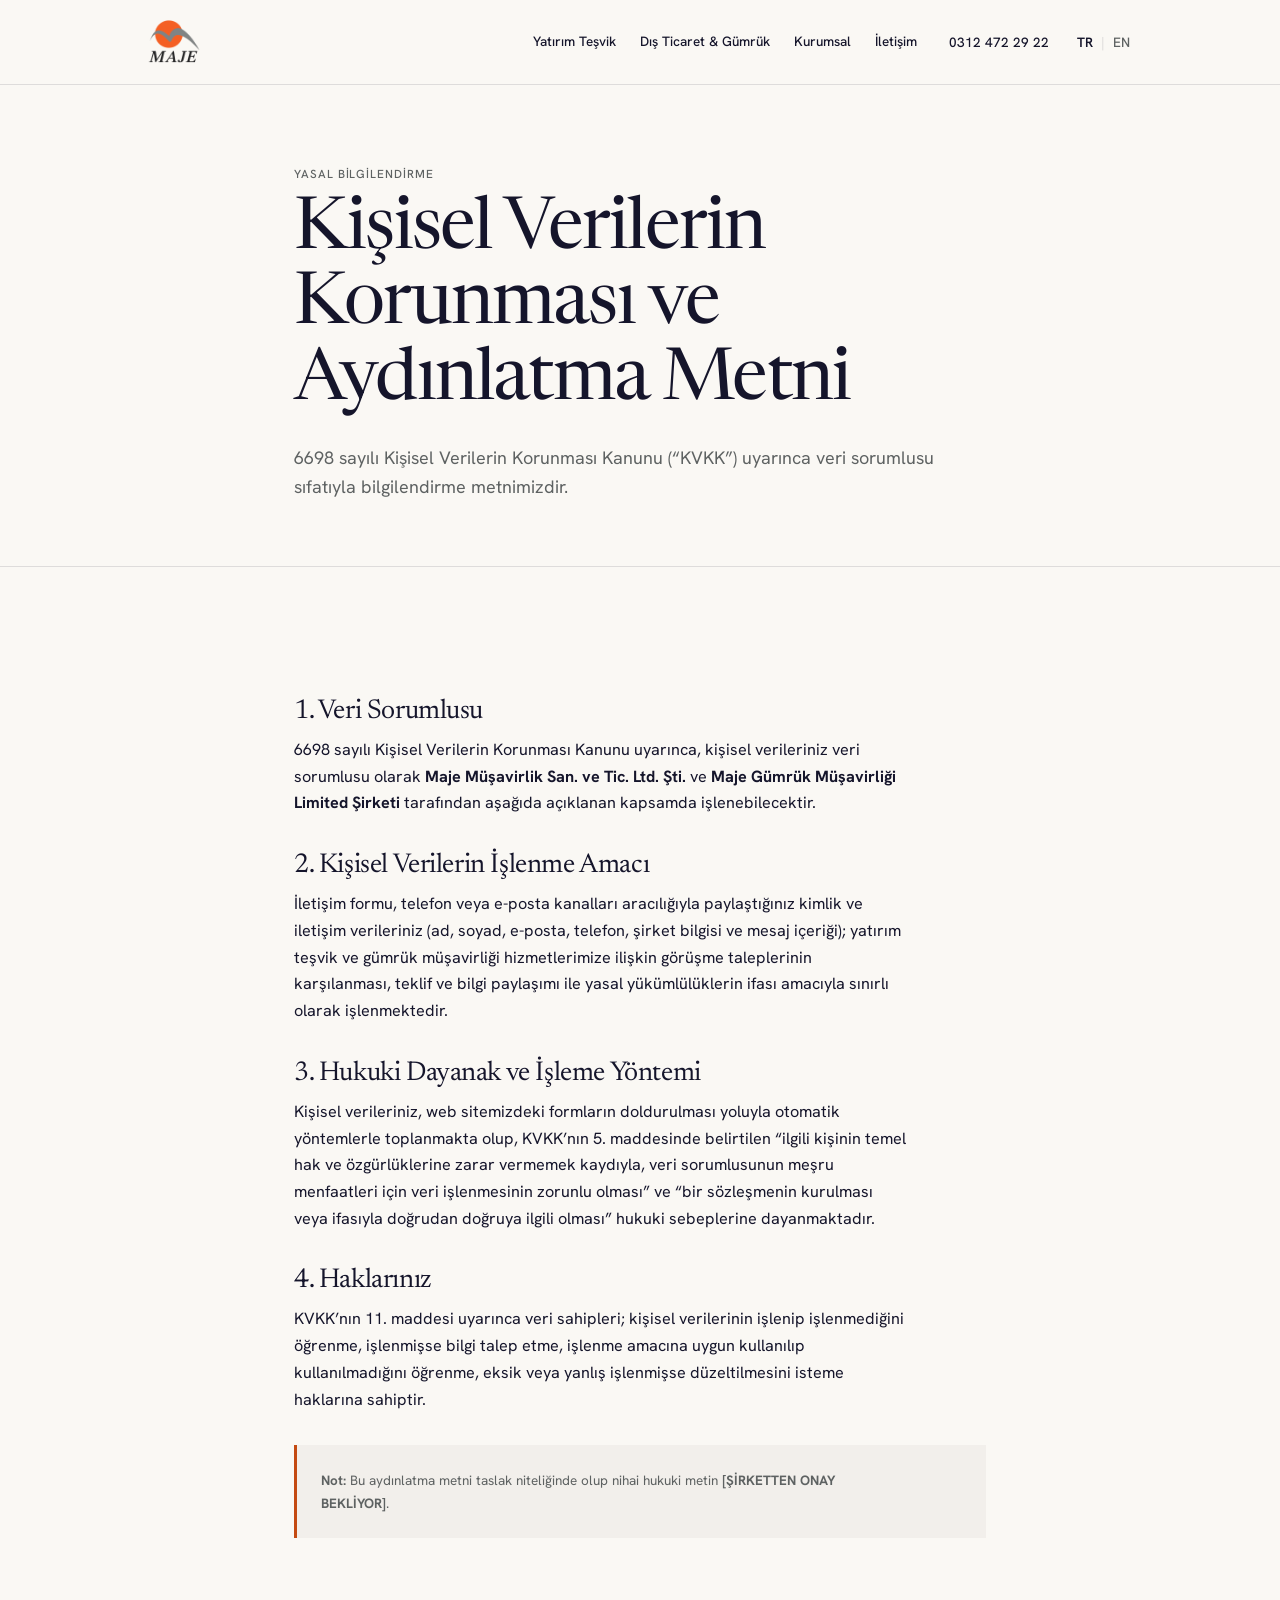
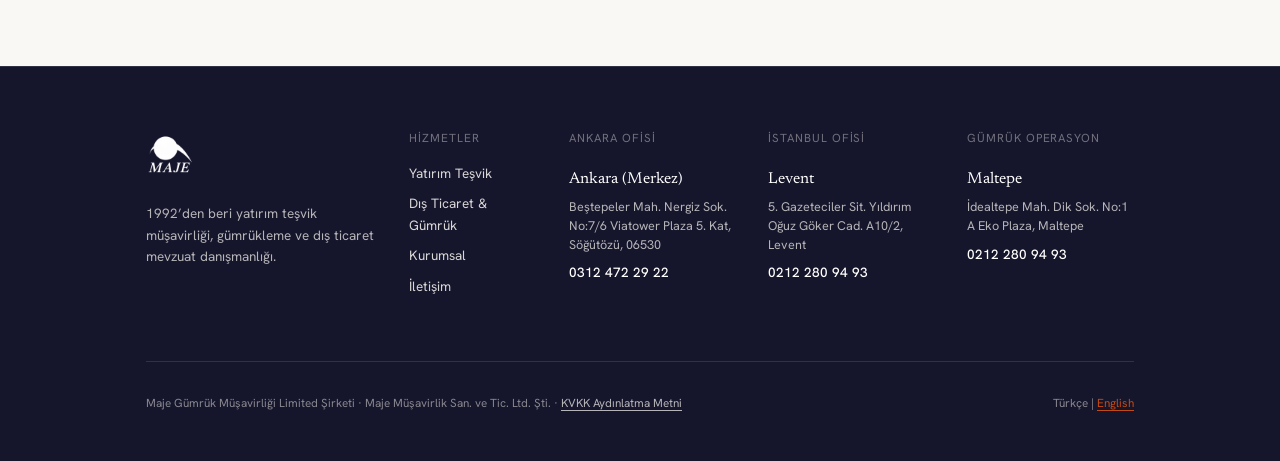
<file: kvkk.html>
<!DOCTYPE html>
<html lang="tr">
<head>
  <meta charset="UTF-8">
  <meta name="viewport" content="width=device-width, initial-scale=1.0">
  <title>KVKK Aydınlatma Metni — Maje</title>
  <meta name="description" content="Maje Müşavirlik ve Maje Gümrük Müşavirliği Kişisel Verilerin Korunması Kanunu (KVKK) Aydınlatma Metni.">
  
  <link rel="canonical" href="https://maje.com.tr/kvkk.html">
  <link rel="alternate" hreflang="tr" href="https://maje.com.tr/kvkk.html">
  <link rel="alternate" hreflang="en" href="https://maje.com.tr/en/privacy.html">
  <link rel="icon" type="image/png" href="assets/img/favicon.png">

  <!-- Open Graph -->
  <meta property="og:type" content="website">
  <meta property="og:title" content="KVKK Aydınlatma Metni — Maje">
  <meta property="og:description" content="Maje Müşavirlik ve Maje Gümrük Müşavirliği Kişisel Verilerin Korunması Kanunu Aydınlatma Metni.">
  <meta property="og:url" content="https://maje.com.tr/kvkk.html">
  <meta property="og:image" content="https://maje.com.tr/assets/img/og-image.png">

  <!-- Tasarım Sistemi CSS -->
  <link rel="stylesheet" href="assets/css/tokens.css">
  <link rel="stylesheet" href="assets/css/base.css">
  <link rel="stylesheet" href="assets/css/components.css">
  <link rel="stylesheet" href="assets/css/pages.css">
</head>
<body>

  <!-- Üst Bilgi / Header -->
  <header class="site-header">
    <div class="container site-header-inner">
      <a href="index.html" class="brand-link" aria-label="Maje Ana Sayfa">
        <img src="assets/img/maje.png" alt="Maje Logo" class="brand-logo" width="140" height="56">
      </a>

      <button type="button" class="menu-toggle" id="menuToggle" aria-expanded="false" aria-controls="siteNav" aria-label="Menüyü Aç/Kapat">
        Menü
      </button>

      <nav class="site-nav" id="siteNav" aria-label="Ana Gezinme">
        <ul class="nav-list">
          <li><a href="yatirim-tesvik.html" class="nav-link">Yatırım Teşvik</a></li>
          <li><a href="dis-ticaret-gumruk.html" class="nav-link">Dış Ticaret &amp; Gümrük</a></li>
          <li><a href="kurumsal.html" class="nav-link">Kurumsal</a></li>
          <li><a href="iletisim.html" class="nav-link">İletişim</a></li>
        </ul>

        <div class="header-actions">
          <a href="tel:03124722922" class="header-phone">0312 472 29 22</a>
          <div class="lang-switch" aria-label="Dil Seçimi">
            <span class="lang-link active" lang="tr" aria-current="true">TR</span>
            <span class="lang-divider" aria-hidden="true">|</span>
            <a href="en/privacy.html" class="lang-link" lang="en">EN</a>
          </div>
        </div>
      </nav>
    </div>
  </header>

  <main id="main-content">

    <section class="page-hero">
      <div class="container page-hero-inner">
        <span class="section-tag">Yasal Bilgilendirme</span>
        <h1 class="page-hero-title">Kişisel Verilerin Korunması ve Aydınlatma Metni</h1>
        <p class="page-hero-lead">6698 sayılı Kişisel Verilerin Korunması Kanunu (“KVKK”) uyarınca veri sorumlusu sıfatıyla bilgilendirme metnimizdir.</p>
      </div>
    </section>

    <section class="section">
      <div class="container" style="max-width: 820px;">
        <div style="display: flex; flex-direction: column; gap: var(--space-lg); line-height: 1.7;">
          <div>
            <h3>1. Veri Sorumlusu</h3>
            <p>6698 sayılı Kişisel Verilerin Korunması Kanunu uyarınca, kişisel verileriniz veri sorumlusu olarak <strong>Maje Müşavirlik San. ve Tic. Ltd. Şti.</strong> ve <strong>Maje Gümrük Müşavirliği Limited Şirketi</strong> tarafından aşağıda açıklanan kapsamda işlenebilecektir.</p>
          </div>

          <div>
            <h3>2. Kişisel Verilerin İşlenme Amacı</h3>
            <p>İletişim formu, telefon veya e-posta kanalları aracılığıyla paylaştığınız kimlik ve iletişim verileriniz (ad, soyad, e-posta, telefon, şirket bilgisi ve mesaj içeriği); yatırım teşvik ve gümrük müşavirliği hizmetlerimize ilişkin görüşme taleplerinin karşılanması, teklif ve bilgi paylaşımı ile yasal yükümlülüklerin ifası amacıyla sınırlı olarak işlenmektedir.</p>
          </div>

          <div>
            <h3>3. Hukuki Dayanak ve İşleme Yöntemi</h3>
            <p>Kişisel verileriniz, web sitemizdeki formların doldurulması yoluyla otomatik yöntemlerle toplanmakta olup, KVKK’nın 5. maddesinde belirtilen “ilgili kişinin temel hak ve özgürlüklerine zarar vermemek kaydıyla, veri sorumlusunun meşru menfaatleri için veri işlenmesinin zorunlu olması” ve “bir sözleşmenin kurulması veya ifasıyla doğrudan doğruya ilgili olması” hukuki sebeplerine dayanmaktadır.</p>
          </div>

          <div>
            <h3>4. Haklarınız</h3>
            <p>KVKK’nın 11. maddesi uyarınca veri sahipleri; kişisel verilerinin işlenip işlenmediğini öğrenme, işlenmişse bilgi talep etme, işlenme amacına uygun kullanılıp kullanılmadığını öğrenme, eksik veya yanlış işlenmişse düzeltilmesini isteme haklarına sahiptir.</p>
          </div>

          <div style="background-color: var(--paper-2); padding: var(--space-md); border-left: 3px solid var(--accent-text);">
            <p style="font-size: 0.9375rem; color: var(--muted); margin: 0;">
              <strong>Not:</strong> Bu aydınlatma metni taslak niteliğinde olup nihai hukuki metin <strong>[ŞİRKETTEN ONAY BEKLİYOR]</strong>.
            </p>
          </div>
        </div>
      </div>
    </section>

  </main>

  <!-- Alt Bilgi / Footer -->
  <footer class="site-footer">
    <div class="container">
      <div class="footer-top">
        <div class="footer-brand">
          <a href="index.html" class="brand-link" aria-label="Maje Ana Sayfa">
            <img src="assets/img/maje.png" alt="Maje Logo" class="footer-logo" width="120" height="48">
          </a>
          <p class="footer-desc">1992’den beri yatırım teşvik müşavirliği, gümrükleme ve dış ticaret mevzuat danışmanlığı.</p>
        </div>

        <nav class="footer-nav" aria-label="Hızlı Gezinme">
          <h3 class="footer-col-title">Hizmetler</h3>
          <ul class="footer-nav-list">
            <li><a href="yatirim-tesvik.html" class="footer-nav-link">Yatırım Teşvik</a></li>
            <li><a href="dis-ticaret-gumruk.html" class="footer-nav-link">Dış Ticaret &amp; Gümrük</a></li>
            <li><a href="kurumsal.html" class="footer-nav-link">Kurumsal</a></li>
            <li><a href="iletisim.html" class="footer-nav-link">İletişim</a></li>
          </ul>
        </nav>

        <!-- Ankara Ofisi -->
        <div class="office-card">
          <h3 class="footer-col-title">Ankara Ofisi</h3>
          <p class="office-city">Ankara (Merkez)</p>
          <address class="office-address">
            Beştepeler Mah. Nergiz Sok. No:7/6 Viatower Plaza 5. Kat, Söğütözü, 06530
          </address>
          <a href="tel:03124722922" class="office-phone">0312 472 29 22</a>
        </div>

        <!-- İstanbul Levent Ofisi -->
        <div class="office-card">
          <h3 class="footer-col-title">İstanbul Ofisi</h3>
          <p class="office-city">Levent</p>
          <address class="office-address">
            5. Gazeteciler Sit. Yıldırım Oğuz Göker Cad. A10/2, Levent
          </address>
          <a href="tel:02122809493" class="office-phone">0212 280 94 93</a>
        </div>

        <!-- İstanbul Maltepe Ofisi (Gümrük Operasyon) -->
        <div class="office-card">
          <h3 class="footer-col-title">Gümrük Operasyon</h3>
          <p class="office-city">Maltepe</p>
          <address class="office-address">
            İdealtepe Mah. Dik Sok. No:1 A Eko Plaza, Maltepe
          </address>
          <a href="tel:02122809493" class="office-phone">0212 280 94 93</a>
        </div>
      </div>
<div class="footer-bottom">
        <div class="legal-companies">
          <span>Maje Gümrük Müşavirliği Limited Şirketi</span> · 
          <span>Maje Müşavirlik San. ve Tic. Ltd. Şti.</span> · 
          <a href="kvkk.html">KVKK Aydınlatma Metni</a>
        </div>
        <div class="footer-lang">
          <span lang="tr">Türkçe</span> | <a href="en/privacy.html" lang="en">English</a>
        </div>
      </div>
    </div>
  </footer>

  <script src="assets/js/main.js" defer></script>
</body>
</html>
</file>
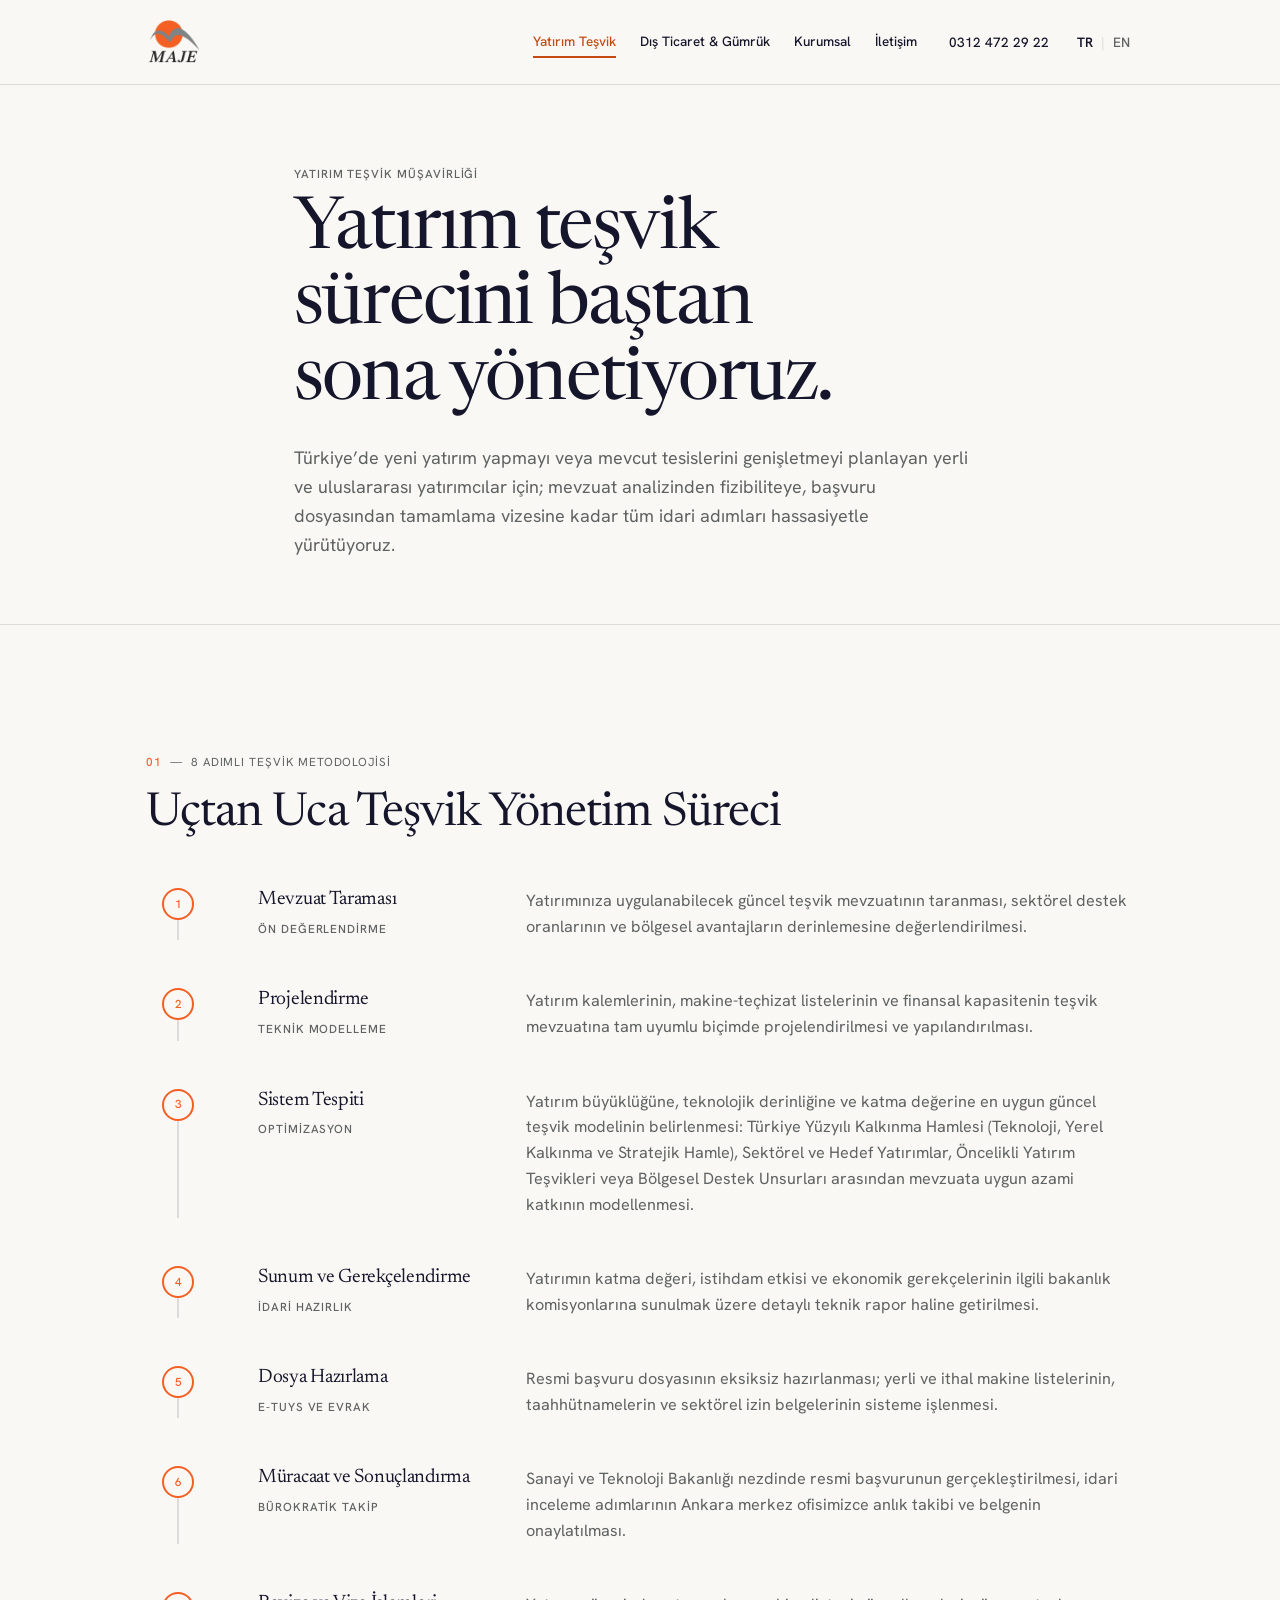
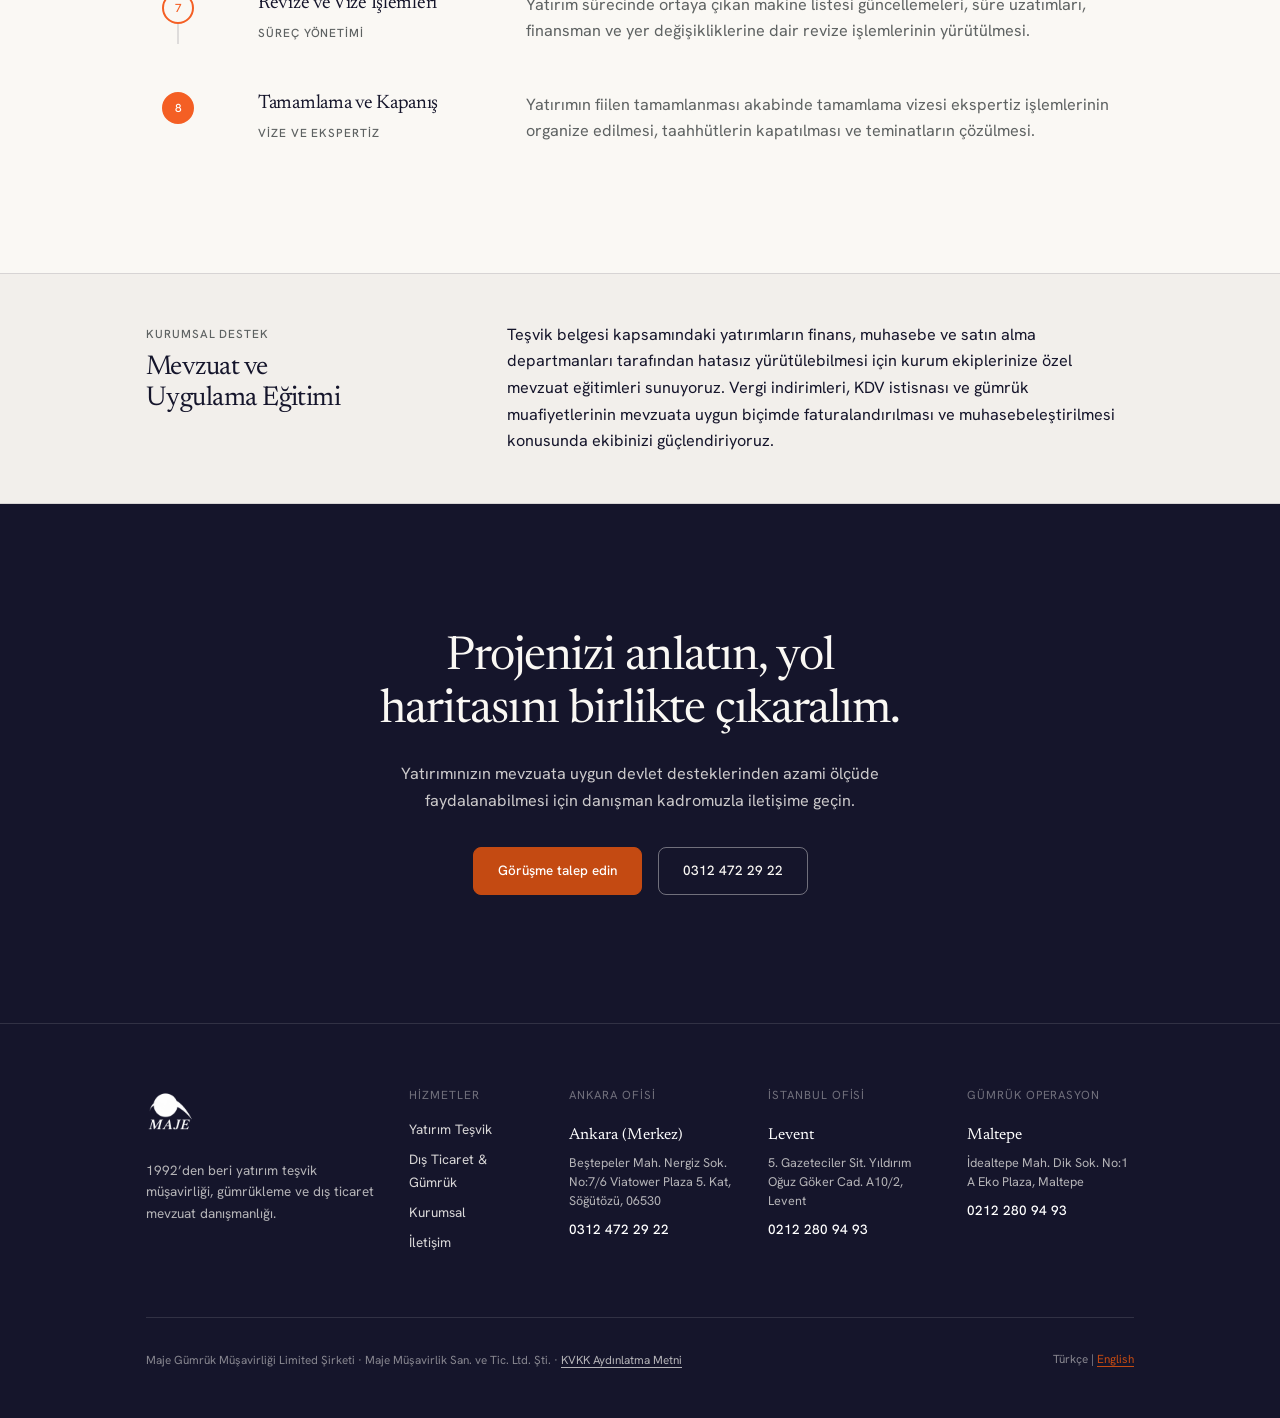
<file: yatirim-tesvik.html>
<!DOCTYPE html>
<html lang="tr">
<head>
  <meta charset="UTF-8">
  <meta name="viewport" content="width=device-width, initial-scale=1.0">
  <title>Yatırım Teşvik Müşavirliği — Maje</title>
  <meta name="description" content="Maje, yatırım teşvik sürecini mevzuat taramasından proje hazırlığına, müracaattan tamamlama vizesine kadar baştan sona profesyonelce yönetir.">
  
  <link rel="canonical" href="https://maje.com.tr/yatirim-tesvik.html">
  <link rel="alternate" hreflang="tr" href="https://maje.com.tr/yatirim-tesvik.html">
  <link rel="alternate" hreflang="en" href="https://maje.com.tr/en/investment-incentives.html">
  <link rel="icon" type="image/png" href="assets/img/favicon.png">

  <!-- Open Graph -->
  <meta property="og:type" content="website">
  <meta property="og:title" content="Yatırım Teşvik Müşavirliği — Maje">
  <meta property="og:description" content="Mevzuat taraması, sistem tespiti, dosya hazırlığı ve tamamlama vizesi dahil 8 adımlı uçtan uca teşvik danışmanlığı.">
  <meta property="og:url" content="https://maje.com.tr/yatirim-tesvik.html">
  <meta property="og:image" content="https://maje.com.tr/assets/img/og-image.png">

  <!-- Tasarım Sistemi CSS -->
  <link rel="stylesheet" href="assets/css/tokens.css">
  <link rel="stylesheet" href="assets/css/base.css">
  <link rel="stylesheet" href="assets/css/components.css">
  <link rel="stylesheet" href="assets/css/pages.css">
</head>
<body>

  <!-- Üst Bilgi / Header -->
  <header class="site-header">
    <div class="container site-header-inner">
      <a href="index.html" class="brand-link" aria-label="Maje Ana Sayfa">
        <img src="assets/img/maje.png" alt="Maje Logo" class="brand-logo" width="140" height="56">
      </a>

      <button type="button" class="menu-toggle" id="menuToggle" aria-expanded="false" aria-controls="siteNav" aria-label="Menüyü Aç/Kapat">
        Menü
      </button>

      <nav class="site-nav" id="siteNav" aria-label="Ana Gezinme">
        <ul class="nav-list">
          <li><a href="yatirim-tesvik.html" class="nav-link active" aria-current="page">Yatırım Teşvik</a></li>
          <li><a href="dis-ticaret-gumruk.html" class="nav-link">Dış Ticaret &amp; Gümrük</a></li>
          <li><a href="kurumsal.html" class="nav-link">Kurumsal</a></li>
          <li><a href="iletisim.html" class="nav-link">İletişim</a></li>
        </ul>

        <div class="header-actions">
          <a href="tel:03124722922" class="header-phone">0312 472 29 22</a>
          <div class="lang-switch" aria-label="Dil Seçimi">
            <span class="lang-link active" lang="tr" aria-current="true">TR</span>
            <span class="lang-divider" aria-hidden="true">|</span>
            <a href="en/investment-incentives.html" class="lang-link" lang="en">EN</a>
          </div>
        </div>
      </nav>
    </div>
  </header>

  <main id="main-content">

    <!-- Sayfa Başlığı / Hero (Bölüm 7.2) -->
    <section class="page-hero">
      <div class="container page-hero-inner">
        <span class="section-tag">Yatırım Teşvik Müşavirliği</span>
        <h1 class="page-hero-title">Yatırım teşvik sürecini baştan sona yönetiyoruz.</h1>
        <p class="page-hero-lead">Türkiye’de yeni yatırım yapmayı veya mevcut tesislerini genişletmeyi planlayan yerli ve uluslararası yatırımcılar için; mevzuat analizinden fizibiliteye, başvuru dosyasından tamamlama vizesine kadar tüm idari adımları hassasiyetle yürütüyoruz.</p>
      </div>
    </section>

    <!-- A4 Süreç Diyagramı (Bölüm 5 & Bölüm 7.2: 8 Adımlı Dikey Hat) -->
    <section class="section">
      <div class="container">
        <div class="section-header">
          <div class="section-eyebrow">
            <span class="section-num">01</span>
            <span class="section-divider-dash">—</span>
            <span class="section-category">8 Adımlı Teşvik Metodolojisi</span>
          </div>
          <h2>Uçtan Uca Teşvik Yönetim Süreci</h2>
        </div>

        <div class="process-timeline" aria-label="Yatırım Teşvik Aşamaları">
          
          <!-- Adım 1 -->
          <article class="timeline-step" id="mevzuat">
            <div class="timeline-marker">
              <span class="timeline-node">1</span>
              <span class="timeline-line"></span>
            </div>
            <div class="timeline-heading">
              <h3 class="timeline-title">Mevzuat Taraması</h3>
              <span class="section-tag">Ön Değerlendirme</span>
            </div>
            <div class="timeline-content">
              <p>Yatırımınıza uygulanabilecek güncel teşvik mevzuatının taranması, sektörel destek oranlarının ve bölgesel avantajların derinlemesine değerlendirilmesi.</p>
            </div>
          </article>

          <!-- Adım 2 -->
          <article class="timeline-step" id="projelendirme">
            <div class="timeline-marker">
              <span class="timeline-node">2</span>
              <span class="timeline-line"></span>
            </div>
            <div class="timeline-heading">
              <h3 class="timeline-title">Projelendirme</h3>
              <span class="section-tag">Teknik Modelleme</span>
            </div>
            <div class="timeline-content">
              <p>Yatırım kalemlerinin, makine-teçhizat listelerinin ve finansal kapasitenin teşvik mevzuatına tam uyumlu biçimde projelendirilmesi ve yapılandırılması.</p>
            </div>
          </article>

          <!-- Adım 3 -->
          <article class="timeline-step" id="sistem-tespiti">
            <div class="timeline-marker">
              <span class="timeline-node">3</span>
              <span class="timeline-line"></span>
            </div>
            <div class="timeline-heading">
              <h3 class="timeline-title">Sistem Tespiti</h3>
              <span class="section-tag">Optimizasyon</span>
            </div>
            <div class="timeline-content">
              <p>Yatırım büyüklüğüne, teknolojik derinliğine ve katma değerine en uygun güncel teşvik modelinin belirlenmesi: Türkiye Yüzyılı Kalkınma Hamlesi (Teknoloji, Yerel Kalkınma ve Stratejik Hamle), Sektörel ve Hedef Yatırımlar, Öncelikli Yatırım Teşvikleri veya Bölgesel Destek Unsurları arasından mevzuata uygun azami katkının modellenmesi.</p>
            </div>
          </article>

          <!-- Adım 4 -->
          <article class="timeline-step" id="sunum">
            <div class="timeline-marker">
              <span class="timeline-node">4</span>
              <span class="timeline-line"></span>
            </div>
            <div class="timeline-heading">
              <h3 class="timeline-title">Sunum ve Gerekçelendirme</h3>
              <span class="section-tag">İdari Hazırlık</span>
            </div>
            <div class="timeline-content">
              <p>Yatırımın katma değeri, istihdam etkisi ve ekonomik gerekçelerinin ilgili bakanlık komisyonlarına sunulmak üzere detaylı teknik rapor haline getirilmesi.</p>
            </div>
          </article>

          <!-- Adım 5 -->
          <article class="timeline-step" id="dosya">
            <div class="timeline-marker">
              <span class="timeline-node">5</span>
              <span class="timeline-line"></span>
            </div>
            <div class="timeline-heading">
              <h3 class="timeline-title">Dosya Hazırlama</h3>
              <span class="section-tag">E-TUYS ve Evrak</span>
            </div>
            <div class="timeline-content">
              <p>Resmi başvuru dosyasının eksiksiz hazırlanması; yerli ve ithal makine listelerinin, taahhütnamelerin ve sektörel izin belgelerinin sisteme işlenmesi.</p>
            </div>
          </article>

          <!-- Adım 6 -->
          <article class="timeline-step" id="muracaat">
            <div class="timeline-marker">
              <span class="timeline-node">6</span>
              <span class="timeline-line"></span>
            </div>
            <div class="timeline-heading">
              <h3 class="timeline-title">Müracaat ve Sonuçlandırma</h3>
              <span class="section-tag">Bürokratik Takip</span>
            </div>
            <div class="timeline-content">
              <p>Sanayi ve Teknoloji Bakanlığı nezdinde resmi başvurunun gerçekleştirilmesi, idari inceleme adımlarının Ankara merkez ofisimizce anlık takibi ve belgenin onaylatılması.</p>
            </div>
          </article>

          <!-- Adım 7 -->
          <article class="timeline-step" id="revize-vize">
            <div class="timeline-marker">
              <span class="timeline-node">7</span>
              <span class="timeline-line"></span>
            </div>
            <div class="timeline-heading">
              <h3 class="timeline-title">Revize ve Vize İşlemleri</h3>
              <span class="section-tag">Süreç Yönetimi</span>
            </div>
            <div class="timeline-content">
              <p>Yatırım sürecinde ortaya çıkan makine listesi güncellemeleri, süre uzatımları, finansman ve yer değişikliklerine dair revize işlemlerinin yürütülmesi.</p>
            </div>
          </article>

          <!-- Adım 8 -->
          <article class="timeline-step" id="tamamlama">
            <div class="timeline-marker">
              <span class="timeline-node">8</span>
              <span class="timeline-line"></span>
            </div>
            <div class="timeline-heading">
              <h3 class="timeline-title">Tamamlama ve Kapanış</h3>
              <span class="section-tag">Vize ve Ekspertiz</span>
            </div>
            <div class="timeline-content">
              <p>Yatırımın fiilen tamamlanması akabinde tamamlama vizesi ekspertiz işlemlerinin organize edilmesi, taahhütlerin kapatılması ve teminatların çözülmesi.</p>
            </div>
          </article>

        </div>
      </div>
    </section>

    <!-- Eğitim Bandı (Bölüm 7.2) -->
    <section class="training-band">
      <div class="container training-inner">
        <div>
          <span class="section-tag">Kurumsal Destek</span>
          <h2 style="font-size: var(--font-size-h3); margin-top: var(--space-xs);">Mevzuat ve Uygulama Eğitimi</h2>
        </div>
        <div>
          <p>Teşvik belgesi kapsamındaki yatırımların finans, muhasebe ve satın alma departmanları tarafından hatasız yürütülebilmesi için kurum ekiplerinize özel mevzuat eğitimleri sunuyoruz. Vergi indirimleri, KDV istisnası ve gümrük muafiyetlerinin mevzuata uygun biçimde faturalandırılması ve muhasebeleştirilmesi konusunda ekibinizi güçlendiriyoruz.</p>
        </div>
      </div>
    </section>

    <!-- Çağrı Bandı (Koyu Zemin) -->
    <section class="callout-band">
      <div class="container callout-inner">
        <h2 class="callout-title">Projenizi anlatın, yol haritasını birlikte çıkaralım.</h2>
        <p class="callout-text">Yatırımınızın mevzuata uygun devlet desteklerinden azami ölçüde faydalanabilmesi için danışman kadromuzla iletişime geçin.</p>
        <div class="btn-group">
          <a href="iletisim.html" class="btn btn-primary">Görüşme talep edin</a>
          <a href="tel:03124722922" class="btn btn-secondary">0312 472 29 22</a>
        </div>
      </div>
    </section>

  </main>

  <!-- Alt Bilgi / Footer -->
  <footer class="site-footer">
    <div class="container">
      <div class="footer-top">
        <div class="footer-brand">
          <a href="index.html" class="brand-link" aria-label="Maje Ana Sayfa">
            <img src="assets/img/maje.png" alt="Maje Logo" class="footer-logo" width="120" height="48">
          </a>
          <p class="footer-desc">1992’den beri yatırım teşvik müşavirliği, gümrükleme ve dış ticaret mevzuat danışmanlığı.</p>
        </div>

        <nav class="footer-nav" aria-label="Hızlı Gezinme">
          <h3 class="footer-col-title">Hizmetler</h3>
          <ul class="footer-nav-list">
            <li><a href="yatirim-tesvik.html" class="footer-nav-link">Yatırım Teşvik</a></li>
            <li><a href="dis-ticaret-gumruk.html" class="footer-nav-link">Dış Ticaret &amp; Gümrük</a></li>
            <li><a href="kurumsal.html" class="footer-nav-link">Kurumsal</a></li>
            <li><a href="iletisim.html" class="footer-nav-link">İletişim</a></li>
          </ul>
        </nav>

        <!-- Ankara Ofisi -->
        <div class="office-card">
          <h3 class="footer-col-title">Ankara Ofisi</h3>
          <p class="office-city">Ankara (Merkez)</p>
          <address class="office-address">
            Beştepeler Mah. Nergiz Sok. No:7/6 Viatower Plaza 5. Kat, Söğütözü, 06530
          </address>
          <a href="tel:03124722922" class="office-phone">0312 472 29 22</a>
        </div>

        <!-- İstanbul Levent Ofisi -->
        <div class="office-card">
          <h3 class="footer-col-title">İstanbul Ofisi</h3>
          <p class="office-city">Levent</p>
          <address class="office-address">
            5. Gazeteciler Sit. Yıldırım Oğuz Göker Cad. A10/2, Levent
          </address>
          <a href="tel:02122809493" class="office-phone">0212 280 94 93</a>
        </div>

        <!-- İstanbul Maltepe Ofisi (Gümrük Operasyon) -->
        <div class="office-card">
          <h3 class="footer-col-title">Gümrük Operasyon</h3>
          <p class="office-city">Maltepe</p>
          <address class="office-address">
            İdealtepe Mah. Dik Sok. No:1 A Eko Plaza, Maltepe
          </address>
          <a href="tel:02122809493" class="office-phone">0212 280 94 93</a>
        </div>
      </div>
<div class="footer-bottom">
        <div class="legal-companies">
          <span>Maje Gümrük Müşavirliği Limited Şirketi</span> · 
          <span>Maje Müşavirlik San. ve Tic. Ltd. Şti.</span> · 
          <a href="kvkk.html">KVKK Aydınlatma Metni</a>
        </div>
        <div class="footer-lang">
          <span lang="tr">Türkçe</span> | <a href="en/investment-incentives.html" lang="en">English</a>
        </div>
      </div>
    </div>
  </footer>

  <script src="assets/js/main.js" defer></script>
</body>
</html>
</file>
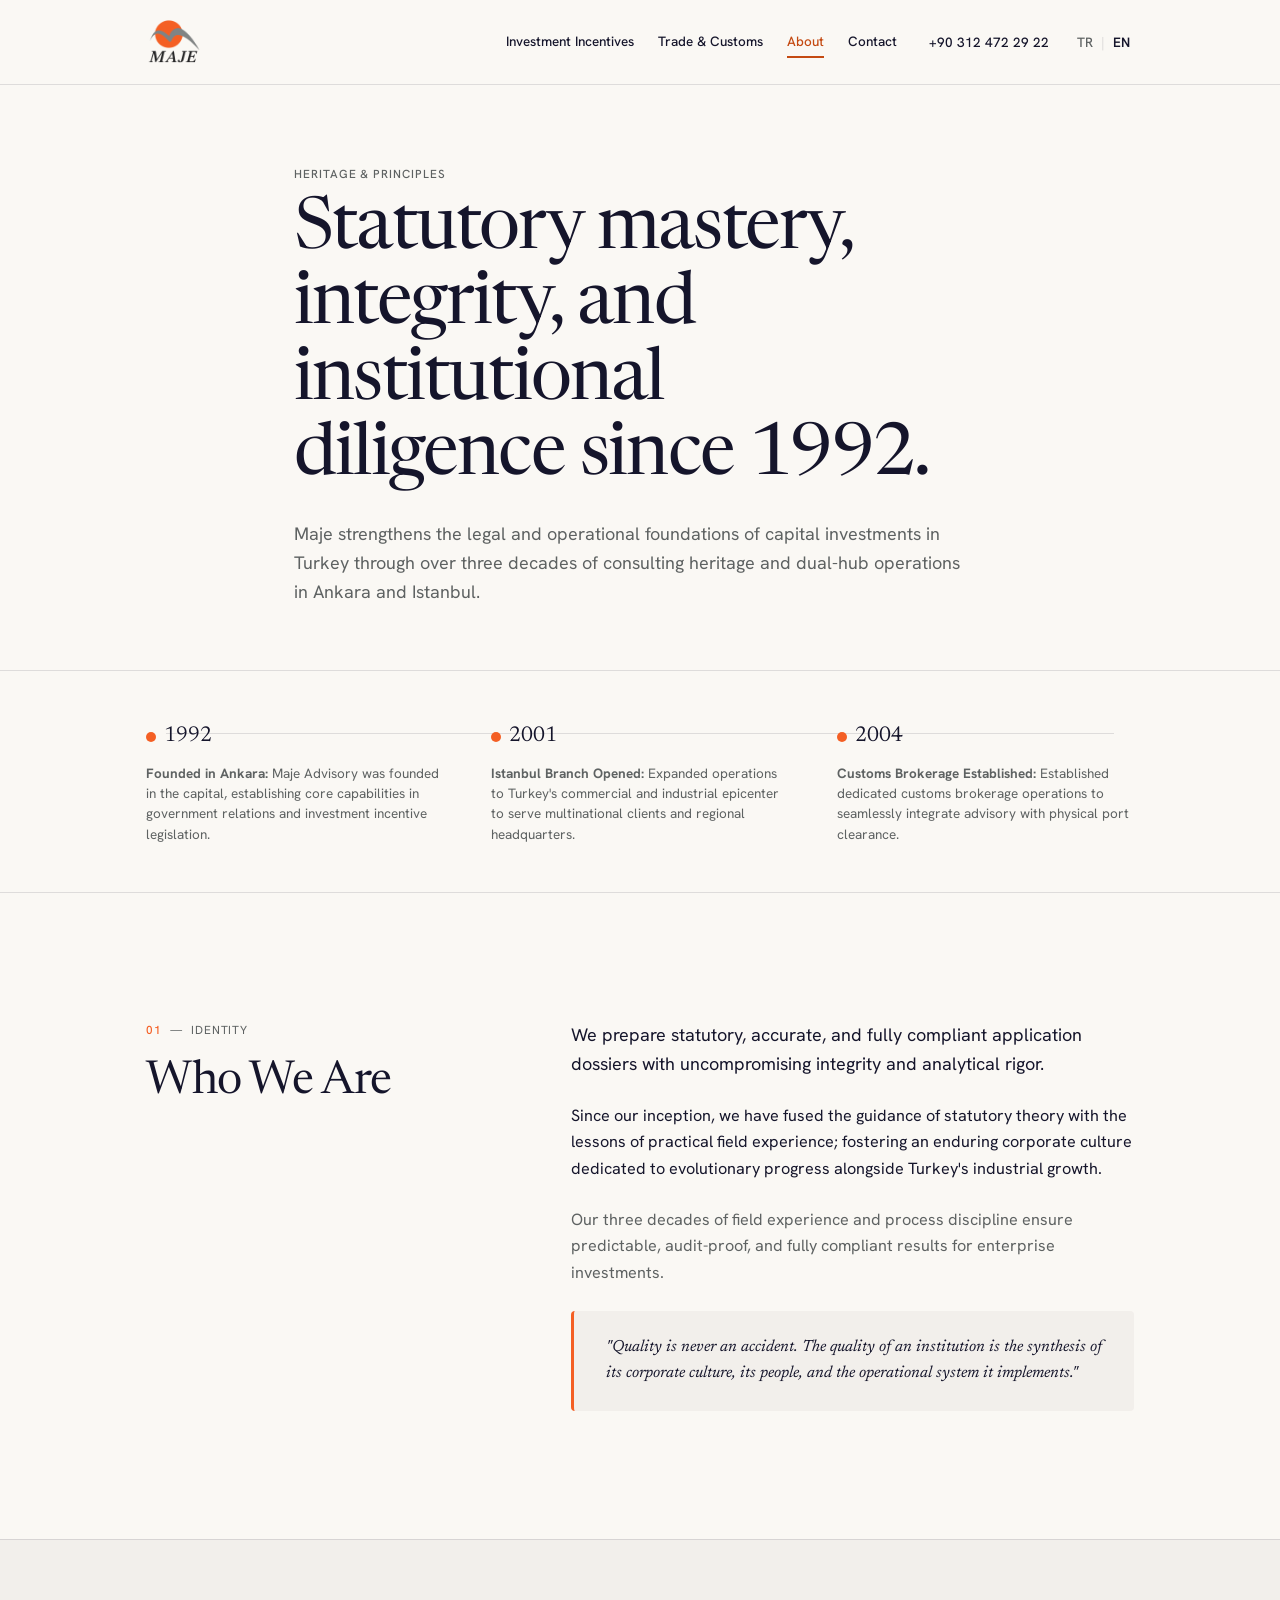
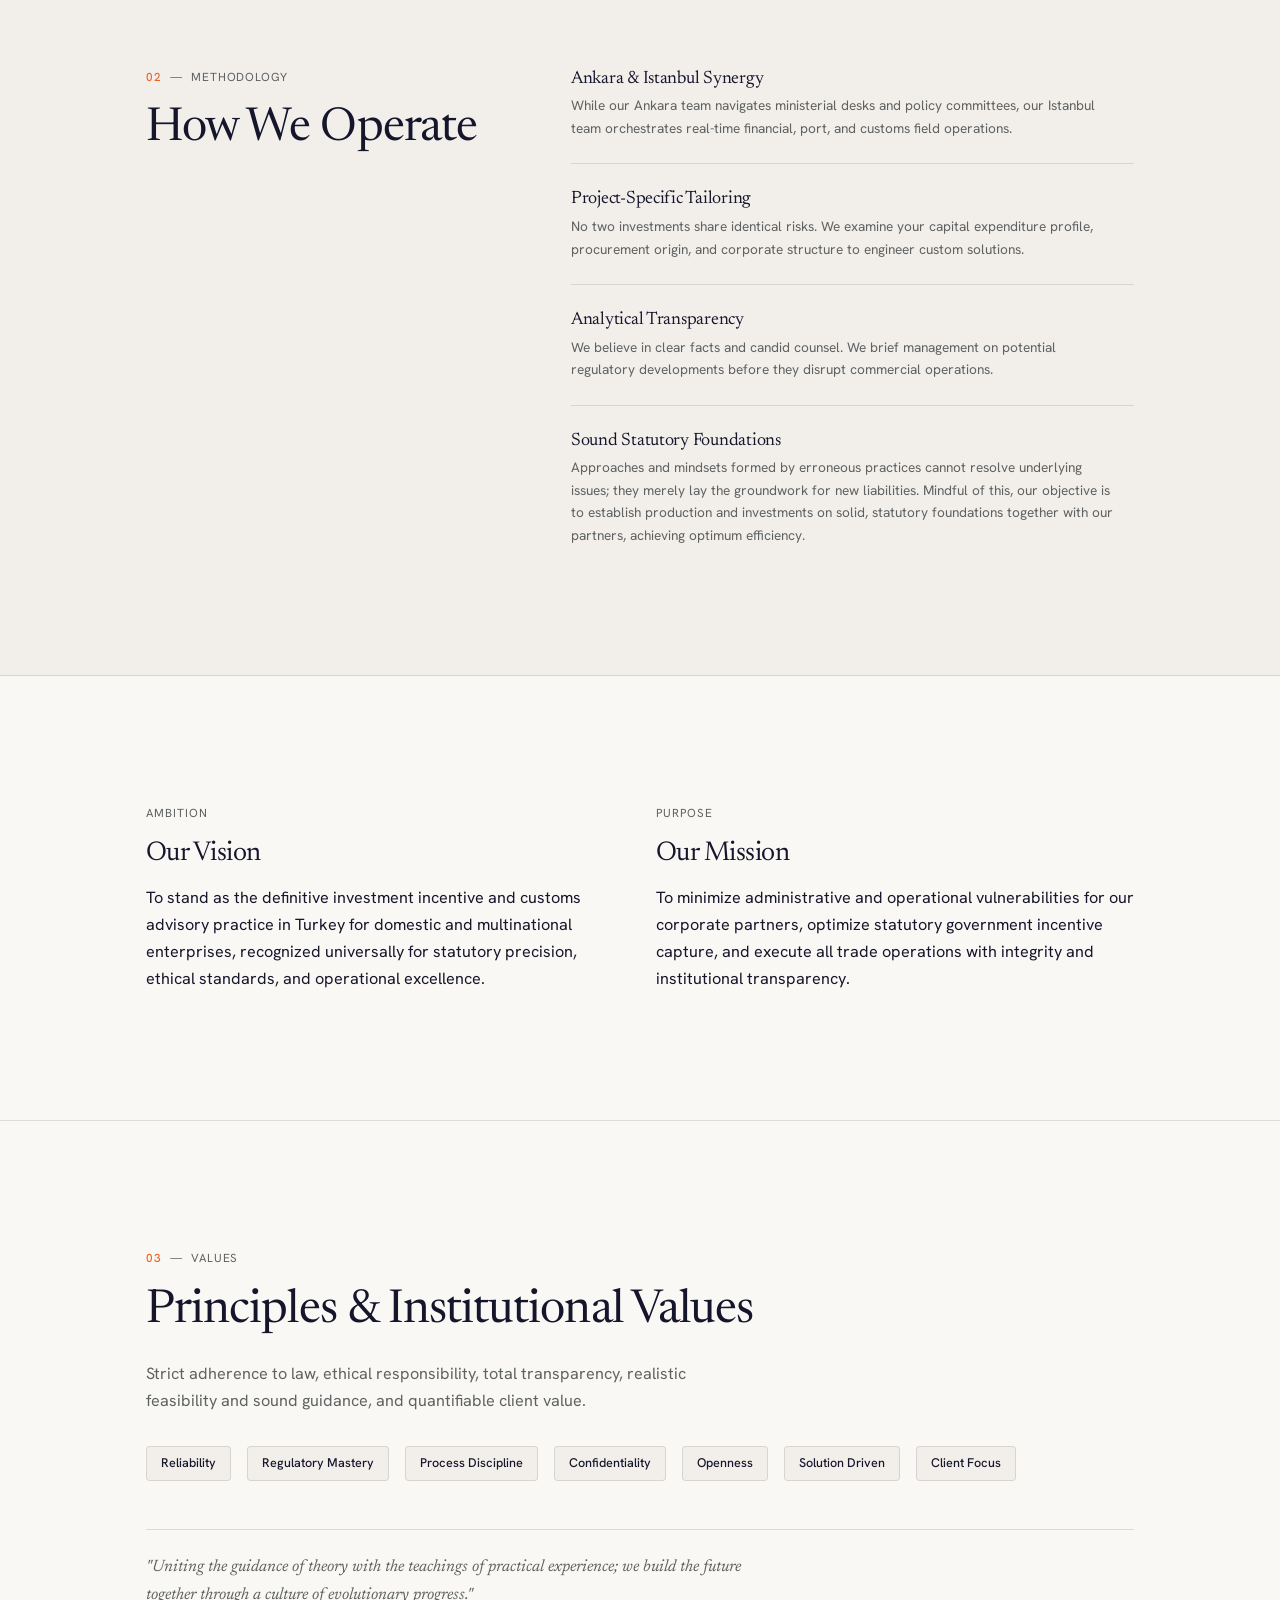
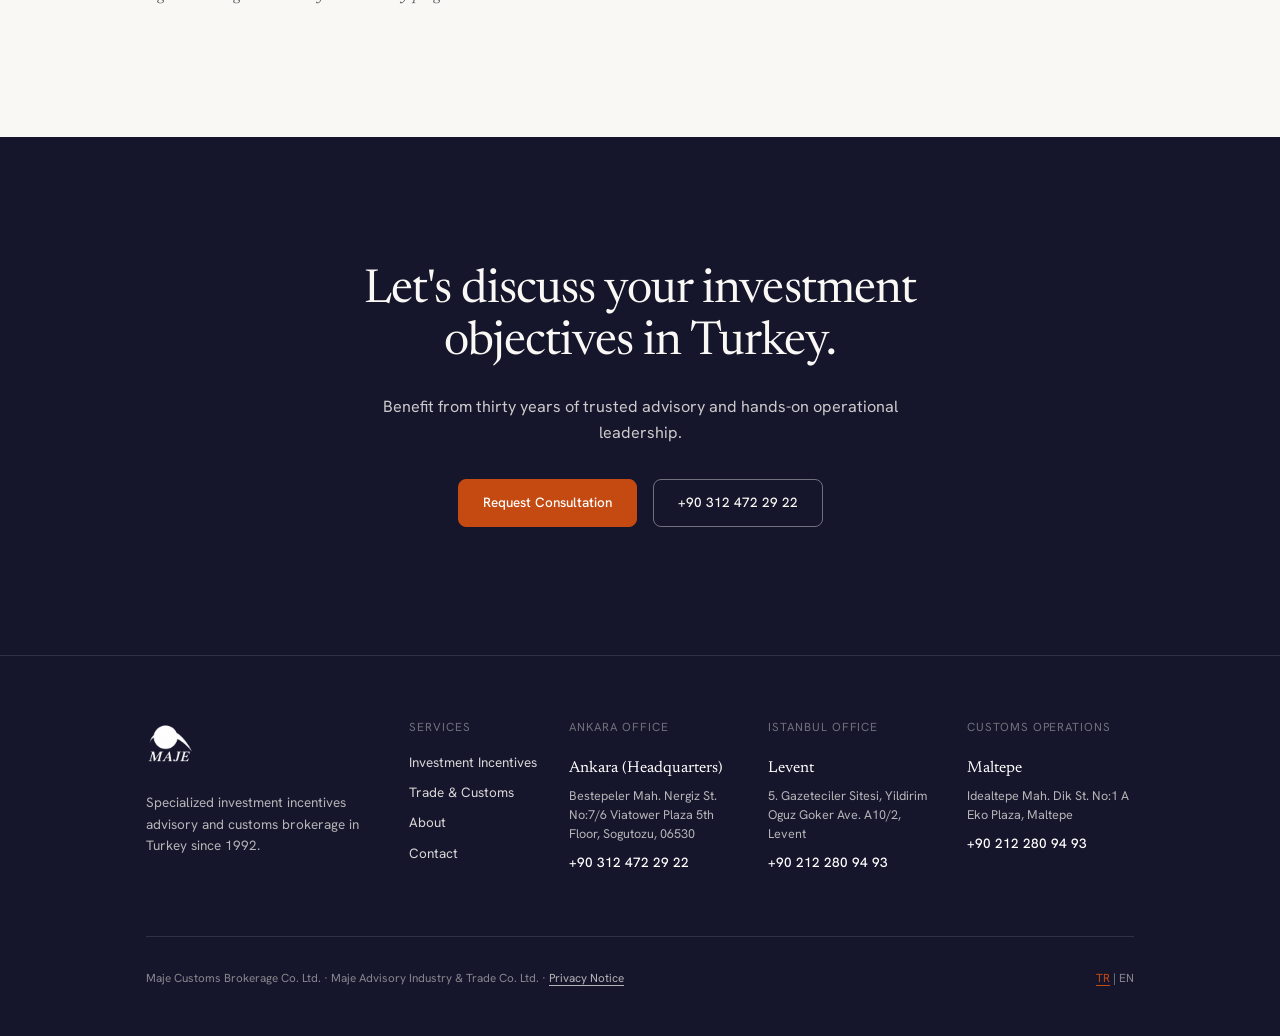
<file: en/about.html>
<!DOCTYPE html>
<html lang="en">
<head>
  <meta charset="UTF-8">
  <meta name="viewport" content="width=device-width, initial-scale=1.0">
  <title>About Us — Maje</title>
  <meta name="description" content="Since 1992, Maje provides trusted investment incentive advisory and customs brokerage built on transparency, analytical rigor, and bespoke solutions.">
  
  <link rel="canonical" href="https://maje.com.tr/en/about.html">
  <link rel="alternate" hreflang="tr" href="https://maje.com.tr/kurumsal.html">
  <link rel="alternate" hreflang="en" href="https://maje.com.tr/en/about.html">
  <link rel="icon" type="image/png" href="../assets/img/favicon.png">

  <!-- Open Graph -->
  <meta property="og:type" content="website">
  <meta property="og:title" content="About Us — Maje">
  <meta property="og:description" content="Decades of regulatory heritage: Founded 1992 in Ankara, Istanbul expansion in 2001, and full customs integration in 2004.">
  <meta property="og:url" content="https://maje.com.tr/en/about.html">
  <meta property="og:image" content="https://maje.com.tr/assets/img/og-image.png">

  <!-- Design System CSS -->
  <link rel="stylesheet" href="../assets/css/tokens.css">
  <link rel="stylesheet" href="../assets/css/base.css">
  <link rel="stylesheet" href="../assets/css/components.css">
  <link rel="stylesheet" href="../assets/css/pages.css">
</head>
<body>

  <!-- Site Header -->
  <header class="site-header">
    <div class="container site-header-inner">
      <a href="index.html" class="brand-link" aria-label="Maje Home">
        <img src="../assets/img/maje.png" alt="Maje Logo" class="brand-logo" width="140" height="56">
      </a>

      <button type="button" class="menu-toggle" id="menuToggle" aria-expanded="false" aria-controls="siteNav" aria-label="Toggle navigation menu">
        Menu
      </button>

      <nav class="site-nav" id="siteNav" aria-label="Main Navigation">
        <ul class="nav-list">
          <li><a href="investment-incentives.html" class="nav-link">Investment Incentives</a></li>
          <li><a href="foreign-trade-customs.html" class="nav-link">Trade &amp; Customs</a></li>
          <li><a href="about.html" class="nav-link active" aria-current="page">About</a></li>
          <li><a href="contact.html" class="nav-link">Contact</a></li>
        </ul>

        <div class="header-actions">
          <a href="tel:+903124722922" class="header-phone">+90 312 472 29 22</a>
          <div class="lang-switch" aria-label="Language Selector">
            <a href="../kurumsal.html" class="lang-link" lang="tr">TR</a>
            <span class="lang-divider" aria-hidden="true">|</span>
            <span class="lang-link active" lang="en" aria-current="true">EN</span>
          </div>
        </div>
      </nav>
    </div>
  </header>

  <main id="main-content">

    <!-- Page Hero -->
    <section class="page-hero">
      <div class="container page-hero-inner">
        <span class="section-tag">Heritage &amp; Principles</span>
        <h1 class="page-hero-title">Statutory mastery, integrity, and institutional diligence since 1992.</h1>
        <p class="page-hero-lead">Maje strengthens the legal and operational foundations of capital investments in Turkey through over three decades of consulting heritage and dual-hub operations in Ankara and Istanbul.</p>
      </div>
    </section>

    <!-- History Track (1992 -> 2001 -> 2004) -->
    <section class="history-timeline-section" aria-label="Corporate Milestones">
      <div class="container">
        <div class="history-track">
          <div class="history-item">
            <div class="history-year-wrap">
              <span class="history-dot" aria-hidden="true"></span>
              <span class="history-year">1992</span>
            </div>
            <p class="history-desc"><strong>Founded in Ankara:</strong> Maje Advisory was founded in the capital, establishing core capabilities in government relations and investment incentive legislation.</p>
          </div>

          <div class="history-item">
            <div class="history-year-wrap">
              <span class="history-dot" aria-hidden="true"></span>
              <span class="history-year">2001</span>
            </div>
            <p class="history-desc"><strong>Istanbul Branch Opened:</strong> Expanded operations to Turkey's commercial and industrial epicenter to serve multinational clients and regional headquarters.</p>
          </div>

          <div class="history-item">
            <div class="history-year-wrap">
              <span class="history-dot" aria-hidden="true"></span>
              <span class="history-year">2004</span>
            </div>
            <p class="history-desc"><strong>Customs Brokerage Established:</strong> Established dedicated customs brokerage operations to seamlessly integrate advisory with physical port clearance.</p>
          </div>
        </div>
      </div>
    </section>

    <!-- Who We Are -->
    <section class="section" id="who-we-are">
      <div class="container">
        <div class="grid-12">
          <div class="col-5">
            <div class="section-eyebrow">
              <span class="section-num">01</span>
              <span class="section-divider-dash">—</span>
              <span class="section-category">Identity</span>
            </div>
            <h2>Who We Are</h2>
          </div>
          <div class="col-7">
            <p class="lead" style="margin-bottom: var(--space-md);">We prepare statutory, accurate, and fully compliant application dossiers with uncompromising integrity and analytical rigor.</p>
            <p style="margin-bottom: var(--space-md);">Since our inception, we have fused the guidance of statutory theory with the lessons of practical field experience; fostering an enduring corporate culture dedicated to evolutionary progress alongside Turkey's industrial growth.</p>
            <p style="color: var(--muted); margin-bottom: var(--space-md);">Our three decades of field experience and process discipline ensure predictable, audit-proof, and fully compliant results for enterprise investments.</p>
            <div style="padding: var(--space-md) var(--space-lg); background: var(--paper-2); border-left: 3px solid var(--accent); border-radius: 4px;">
              <p style="font-family: var(--font-serif); font-size: 1.125rem; color: var(--ink); margin: 0; font-style: italic; line-height: 1.6;">
                "Quality is never an accident. The quality of an institution is the synthesis of its corporate culture, its people, and the operational system it implements."
              </p>
            </div>
          </div>
        </div>
      </div>
    </section>

    <!-- Working Method -->
    <section class="section" id="methodology" style="background-color: var(--paper-2); border-top: var(--border-width) solid var(--line); border-bottom: var(--border-width) solid var(--line);">
      <div class="container">
        <div class="grid-12">
          <div class="col-5">
            <div class="section-eyebrow">
              <span class="section-num">02</span>
              <span class="section-divider-dash">—</span>
              <span class="section-category">Methodology</span>
            </div>
            <h2>How We Operate</h2>
          </div>
          <div class="col-7">
            <div style="display: flex; flex-direction: column; gap: var(--space-md);">
              <div>
                <h3 style="font-size: 1.25rem; margin-bottom: 4px;">Ankara &amp; Istanbul Synergy</h3>
                <p style="font-size: 0.95rem; color: var(--muted);">While our Ankara team navigates ministerial desks and policy committees, our Istanbul team orchestrates real-time financial, port, and customs field operations.</p>
              </div>
              <div style="border-top: var(--border-width) solid var(--line); padding-top: var(--space-md);">
                <h3 style="font-size: 1.25rem; margin-bottom: 4px;">Project-Specific Tailoring</h3>
                <p style="font-size: 0.95rem; color: var(--muted);">No two investments share identical risks. We examine your capital expenditure profile, procurement origin, and corporate structure to engineer custom solutions.</p>
              </div>
              <div style="border-top: var(--border-width) solid var(--line); padding-top: var(--space-md);">
                <h3 style="font-size: 1.25rem; margin-bottom: 4px;">Analytical Transparency</h3>
                <p style="font-size: 0.95rem; color: var(--muted);">We believe in clear facts and candid counsel. We brief management on potential regulatory developments before they disrupt commercial operations.</p>
              </div>
              <div style="border-top: var(--border-width) solid var(--line); padding-top: var(--space-md);">
                <h3 style="font-size: 1.25rem; margin-bottom: 4px;">Sound Statutory Foundations</h3>
                <p style="font-size: 0.95rem; color: var(--muted);">Approaches and mindsets formed by erroneous practices cannot resolve underlying issues; they merely lay the groundwork for new liabilities. Mindful of this, our objective is to establish production and investments on solid, statutory foundations together with our partners, achieving optimum efficiency.</p>
              </div>
            </div>
          </div>
        </div>
      </div>
    </section>

    <!-- Vision & Mission -->
    <section class="section" id="vision-mission">
      <div class="container">
        <div class="grid-12">
          <div class="col-6">
            <div class="section-eyebrow">
              <span class="section-category">Ambition</span>
            </div>
            <h2 style="font-size: var(--font-size-h3); margin-bottom: var(--space-sm);">Our Vision</h2>
            <p>To stand as the definitive investment incentive and customs advisory practice in Turkey for domestic and multinational enterprises, recognized universally for statutory precision, ethical standards, and operational excellence.</p>
          </div>
          <div class="col-6">
            <div class="section-eyebrow">
              <span class="section-category">Purpose</span>
            </div>
            <h2 style="font-size: var(--font-size-h3); margin-bottom: var(--space-sm);">Our Mission</h2>
            <p>To minimize administrative and operational vulnerabilities for our corporate partners, optimize statutory government incentive capture, and execute all trade operations with integrity and institutional transparency.</p>
          </div>
        </div>
      </div>
    </section>

    <!-- Principles & Values -->
    <section class="section" id="principles" style="border-top: var(--border-width) solid var(--line);">
      <div class="container">
        <div class="section-header">
          <div class="section-eyebrow">
            <span class="section-num">03</span>
            <span class="section-divider-dash">—</span>
            <span class="section-category">Values</span>
          </div>
          <h2>Principles &amp; Institutional Values</h2>
          <p style="max-width: 68ch; color: var(--muted); margin-top: var(--space-xs);">Strict adherence to law, ethical responsibility, total transparency, realistic feasibility and sound guidance, and quantifiable client value.</p>
        </div>

        <div class="values-word-list" aria-label="Seven Core Values">
          <span class="value-tag">Reliability</span>
          <span class="value-tag">Regulatory Mastery</span>
          <span class="value-tag">Process Discipline</span>
          <span class="value-tag">Confidentiality</span>
          <span class="value-tag">Openness</span>
          <span class="value-tag">Solution Driven</span>
          <span class="value-tag">Client Focus</span>
        </div>

        <div style="margin-top: var(--space-xl); padding-top: var(--space-md); border-top: var(--border-width) solid var(--line);">
          <p style="font-style: italic; color: var(--muted); font-family: var(--font-serif); font-size: 1.15rem;">"Uniting the guidance of theory with the teachings of practical experience; we build the future together through a culture of evolutionary progress."</p>
        </div>
      </div>
    </section>

    <!-- Callout Band -->
    <section class="callout-band">
      <div class="container callout-inner">
        <h2 class="callout-title">Let's discuss your investment objectives in Turkey.</h2>
        <p class="callout-text">Benefit from thirty years of trusted advisory and hands-on operational leadership.</p>
        <div class="btn-group">
          <a href="contact.html" class="btn btn-primary">Request Consultation</a>
          <a href="tel:+903124722922" class="btn btn-secondary">+90 312 472 29 22</a>
        </div>
      </div>
    </section>

  </main>

  <!-- Site Footer -->
  <footer class="site-footer">
    <div class="container">
      <div class="footer-top">
        <div class="footer-brand">
          <a href="index.html" class="brand-link" aria-label="Maje Home">
            <img src="../assets/img/maje.png" alt="Maje Logo" class="footer-logo" width="120" height="48">
          </a>
          <p class="footer-desc">Specialized investment incentives advisory and customs brokerage in Turkey since 1992.</p>
        </div>

        <nav class="footer-nav" aria-label="Navigation">
          <h3 class="footer-col-title">Services</h3>
          <ul class="footer-nav-list">
            <li><a href="investment-incentives.html" class="footer-nav-link">Investment Incentives</a></li>
            <li><a href="foreign-trade-customs.html" class="footer-nav-link">Trade &amp; Customs</a></li>
            <li><a href="about.html" class="footer-nav-link">About</a></li>
            <li><a href="contact.html" class="footer-nav-link">Contact</a></li>
          </ul>
        </nav>

        <!-- Ankara Office -->
        <div class="office-card">
          <h3 class="footer-col-title">Ankara Office</h3>
          <p class="office-city">Ankara (Headquarters)</p>
          <address class="office-address">
            Bestepeler Mah. Nergiz St. No:7/6 Viatower Plaza 5th Floor, Sogutozu, 06530
          </address>
          <a href="tel:+903124722922" class="office-phone">+90 312 472 29 22</a>
        </div>

        <!-- Istanbul Levent Office -->
        <div class="office-card">
          <h3 class="footer-col-title">Istanbul Office</h3>
          <p class="office-city">Levent</p>
          <address class="office-address">
            5. Gazeteciler Sitesi, Yildirim Oguz Goker Ave. A10/2, Levent
          </address>
          <a href="tel:+902122809493" class="office-phone">+90 212 280 94 93</a>
        </div>

        <!-- Istanbul Maltepe Office -->
        <div class="office-card">
          <h3 class="footer-col-title">Customs Operations</h3>
          <p class="office-city">Maltepe</p>
          <address class="office-address">
            Idealtepe Mah. Dik St. No:1 A Eko Plaza, Maltepe
          </address>
          <a href="tel:+902122809493" class="office-phone">+90 212 280 94 93</a>
        </div>
      </div>
<div class="footer-bottom">
        <div class="legal-companies">
          <span>Maje Customs Brokerage Co. Ltd.</span> · 
          <span>Maje Advisory Industry &amp; Trade Co. Ltd.</span> · 
          <a href="privacy.html">Privacy Notice</a>
        </div>
        <div class="footer-lang">
          <a href="../kurumsal.html" lang="tr">TR</a> | <span lang="en">EN</span>
        </div>
      </div>
    </div>
  </footer>

  <script src="../assets/js/main.js" defer></script>
</body>
</html>
</file>
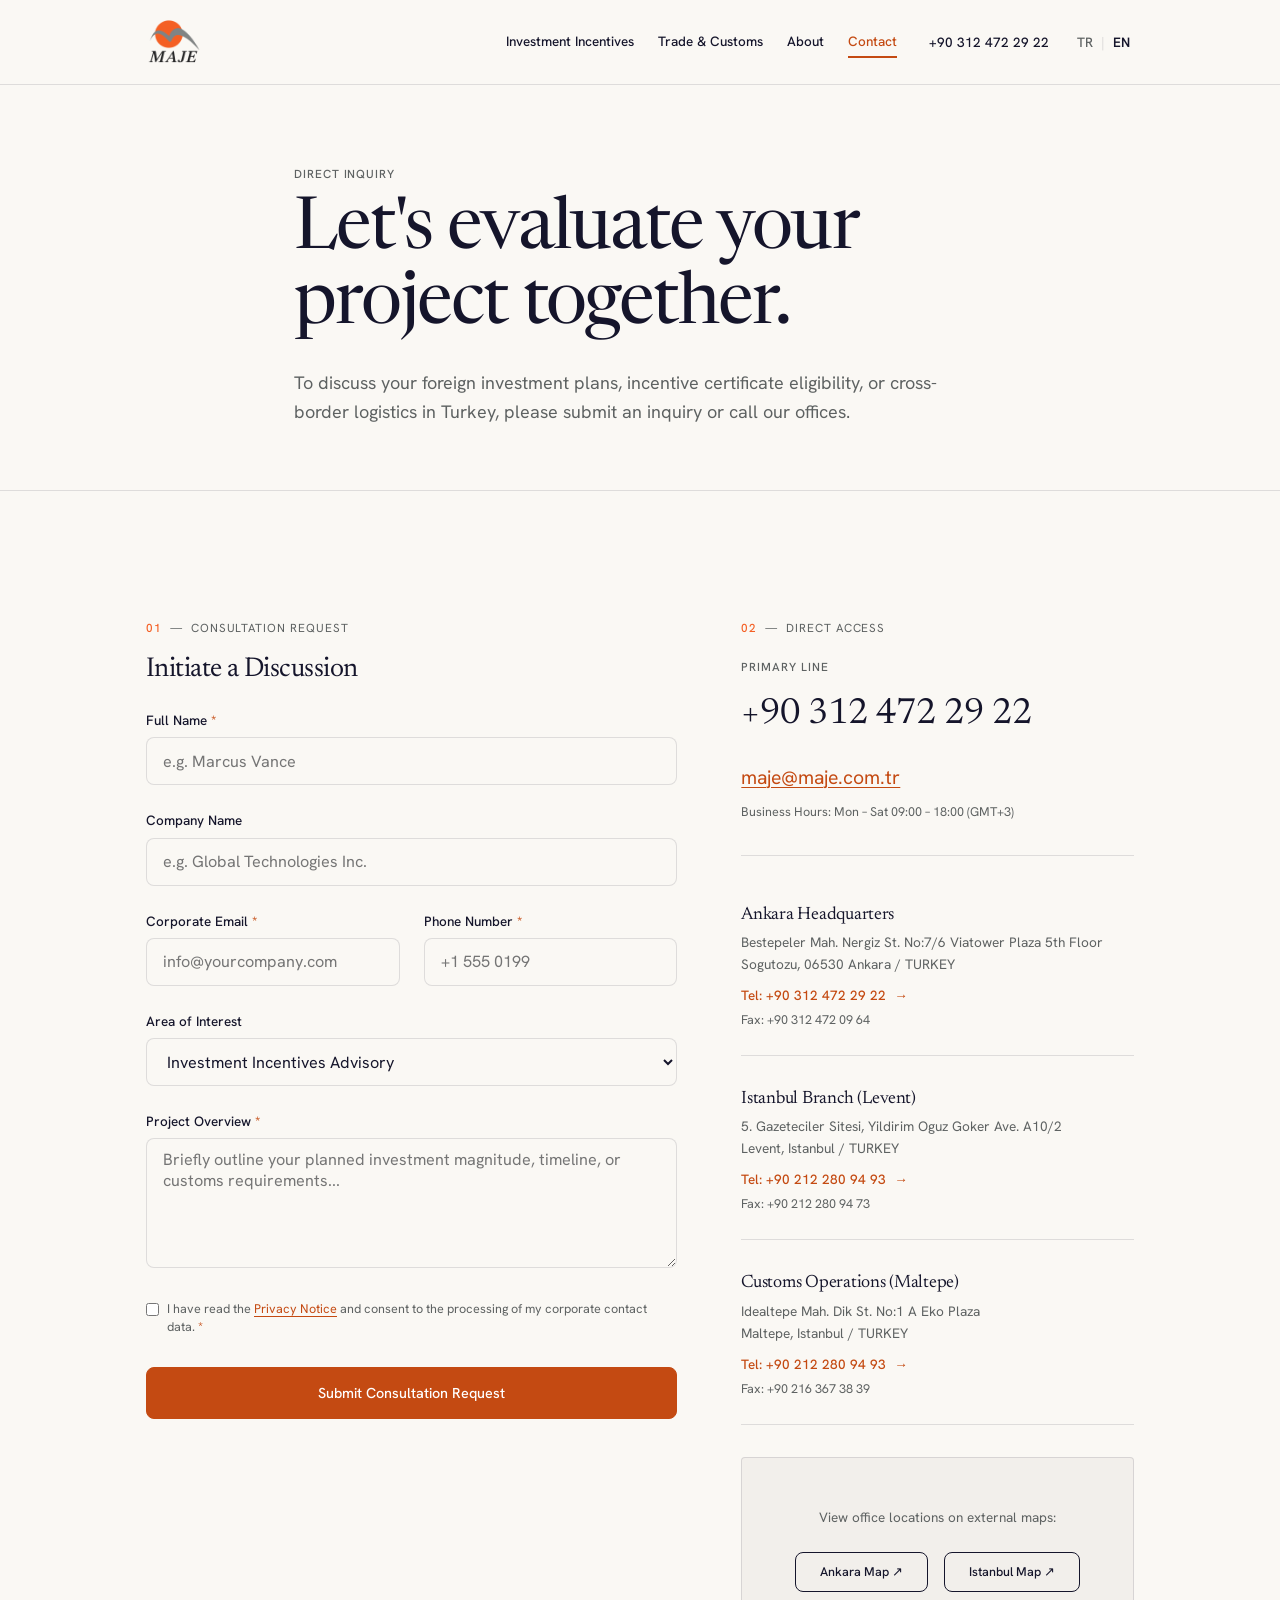
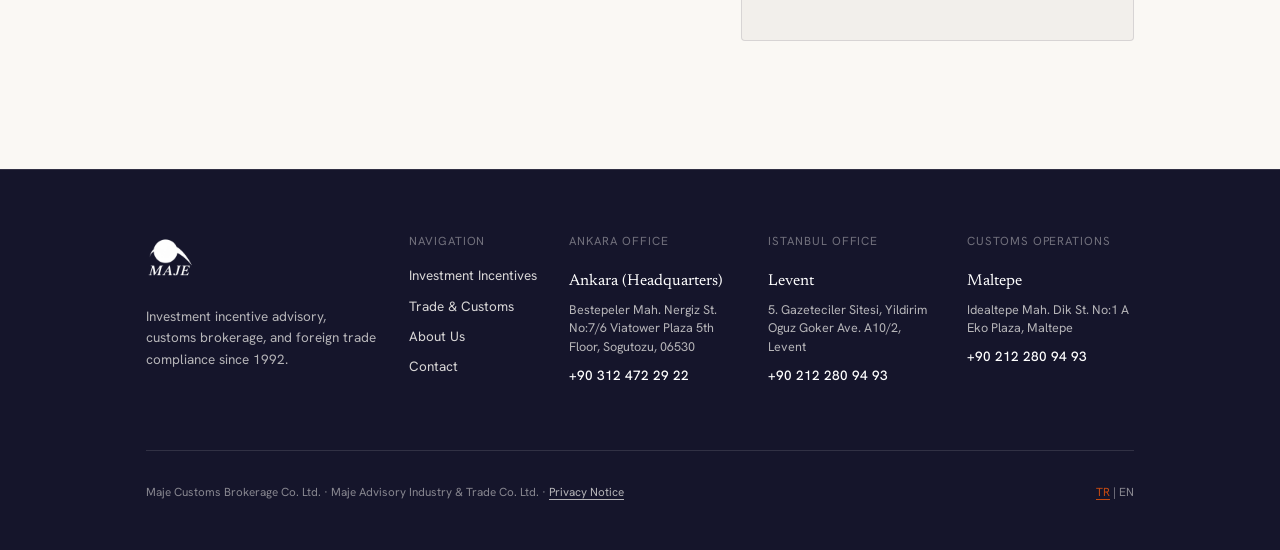
<file: en/contact.html>
<!DOCTYPE html>
<html lang="en">
<head>
  <meta charset="UTF-8">
  <meta name="viewport" content="width=device-width, initial-scale=1.0">
  <title>Contact Us — Maje</title>
  <meta name="description" content="Reach our offices in Ankara and Istanbul for investment incentive certificate applications, trade compliance, and customs advisory.">
  
  <link rel="canonical" href="https://maje.com.tr/en/contact.html">
  <link rel="alternate" hreflang="tr" href="https://maje.com.tr/iletisim.html">
  <link rel="alternate" hreflang="en" href="https://maje.com.tr/en/contact.html">
  <link rel="icon" type="image/png" href="../assets/img/favicon.png">

  <!-- Open Graph -->
  <meta property="og:type" content="website">
  <meta property="og:title" content="Contact Us — Maje">
  <meta property="og:description" content="Evaluate your investment in Turkey. Contact our Ankara and Istanbul consulting teams.">
  <meta property="og:url" content="https://maje.com.tr/en/contact.html">
  <meta property="og:image" content="https://maje.com.tr/assets/img/og-image.png">

  <!-- Design System CSS -->
  <link rel="stylesheet" href="../assets/css/tokens.css">
  <link rel="stylesheet" href="../assets/css/base.css">
  <link rel="stylesheet" href="../assets/css/components.css">
  <link rel="stylesheet" href="../assets/css/pages.css">
</head>
<body>

  <!-- Site Header -->
  <header class="site-header">
    <div class="container site-header-inner">
      <a href="index.html" class="brand-link" aria-label="Maje Home">
        <img src="../assets/img/maje.png" alt="Maje Logo" class="brand-logo" width="140" height="56">
      </a>

      <button type="button" class="menu-toggle" id="menuToggle" aria-expanded="false" aria-controls="siteNav" aria-label="Toggle navigation menu">
        Menu
      </button>

      <nav class="site-nav" id="siteNav" aria-label="Main Navigation">
        <ul class="nav-list">
          <li><a href="investment-incentives.html" class="nav-link">Investment Incentives</a></li>
          <li><a href="foreign-trade-customs.html" class="nav-link">Trade &amp; Customs</a></li>
          <li><a href="about.html" class="nav-link">About</a></li>
          <li><a href="contact.html" class="nav-link active" aria-current="page">Contact</a></li>
        </ul>

        <div class="header-actions">
          <a href="tel:+903124722922" class="header-phone">+90 312 472 29 22</a>
          <div class="lang-switch" aria-label="Language Selector">
            <a href="../iletisim.html" class="lang-link" lang="tr">TR</a>
            <span class="lang-divider" aria-hidden="true">|</span>
            <span class="lang-link active" lang="en" aria-current="true">EN</span>
          </div>
        </div>
      </nav>
    </div>
  </header>

  <main id="main-content">

    <!-- Page Hero -->
    <section class="page-hero">
      <div class="container page-hero-inner">
        <span class="section-tag">Direct Inquiry</span>
        <h1 class="page-hero-title">Let's evaluate your project together.</h1>
        <p class="page-hero-lead">To discuss your foreign investment plans, incentive certificate eligibility, or cross-border logistics in Turkey, please submit an inquiry or call our offices.</p>
      </div>
    </section>

    <!-- Main Contact Grid -->
    <section class="section">
      <div class="container contact-grid">

        <!-- Form Column -->
        <div class="contact-form-area">
          <div class="section-eyebrow">
            <span class="section-num">01</span>
            <span class="section-divider-dash">—</span>
            <span class="section-category">Consultation Request</span>
          </div>
          <h2 style="font-size: var(--font-size-h3); margin-bottom: var(--space-md);">Initiate a Discussion</h2>

          <form id="contactForm" action="#" method="POST" novalidate>
            <!-- Honeypot -->
            <div class="form-hp" aria-hidden="true">
              <label for="hp_website">Leave this field blank</label>
              <input type="text" id="hp_website" name="website" tabindex="-1" autocomplete="off">
            </div>

            <div class="form-group">
              <label for="fullname" class="form-label">Full Name <span style="color: var(--accent-text);">*</span></label>
              <input type="text" id="fullname" name="fullname" class="form-control" placeholder="e.g. Marcus Vance" required>
            </div>

            <div class="form-group">
              <label for="company" class="form-label">Company Name</label>
              <input type="text" id="company" name="company" class="form-control" placeholder="e.g. Global Technologies Inc.">
            </div>

            <div class="grid-12" style="gap: var(--space-md); margin-bottom: var(--space-md);">
              <div class="col-6">
                <label for="email" class="form-label">Corporate Email <span style="color: var(--accent-text);">*</span></label>
                <input type="email" id="email" name="email" class="form-control" placeholder="info@yourcompany.com" required>
              </div>
              <div class="col-6">
                <label for="phone" class="form-label">Phone Number <span style="color: var(--accent-text);">*</span></label>
                <input type="tel" id="phone" name="phone" class="form-control" placeholder="+1 555 0199" required>
              </div>
            </div>

            <div class="form-group">
              <label for="subject" class="form-label">Area of Interest</label>
              <select id="subject" name="subject" class="form-control">
                <option value="investment-incentives">Investment Incentives Advisory</option>
                <option value="foreign-trade-customs">Foreign Trade &amp; Customs Operations</option>
                <option value="other">Other Regulatory Advisory</option>
              </select>
            </div>

            <div class="form-group">
              <label for="message" class="form-label">Project Overview <span style="color: var(--accent-text);">*</span></label>
              <textarea id="message" name="message" class="form-control" placeholder="Briefly outline your planned investment magnitude, timeline, or customs requirements..." required></textarea>
            </div>

            <div class="form-group">
              <label class="form-checkbox-label">
                <input type="checkbox" id="privacyConsent" name="privacyConsent" required>
                <span>I have read the <a href="privacy.html" target="_blank" rel="noopener">Privacy Notice</a> and consent to the processing of my corporate contact data. <span style="color: var(--accent-text);">*</span></span>
              </label>
            </div>

            <div style="margin-top: var(--space-lg);">
              <button type="submit" class="btn btn-primary" style="width: 100%; min-height: 52px; font-size: 1rem;">
                Submit Consultation Request
              </button>
            </div>

            <div id="formStatus" style="margin-top: var(--space-sm); font-size: 0.875rem; display: none;" role="status"></div>
          </form>
        </div>

        <!-- Office Details Column -->
        <div class="contact-info-area">
          <div class="section-eyebrow">
            <span class="section-num">02</span>
            <span class="section-divider-dash">—</span>
            <span class="section-category">Direct Access</span>
          </div>

          <div style="margin-bottom: var(--space-xl); padding-bottom: var(--space-lg); border-bottom: var(--border-width) solid var(--line);">
            <span class="section-tag">Primary Line</span>
            <div style="margin-top: var(--space-xs); margin-bottom: var(--space-sm);">
              <a href="tel:+903124722922" style="font-family: var(--font-serif); font-size: clamp(1.75rem, 1.2rem + 1.5vw, 2.5rem); color: var(--ink); text-decoration: none; font-weight: var(--font-weight-regular);">+90 312 472 29 22</a>
            </div>
            <div>
              <a href="mailto:maje@maje.com.tr" style="font-size: clamp(1.125rem, 1rem + 0.5vw, 1.35rem); color: var(--accent-text);">maje@maje.com.tr</a>
            </div>
            <p style="font-size: 0.875rem; color: var(--muted); margin-top: var(--space-xs);">Business Hours: Mon – Sat 09:00 – 18:00 (GMT+3)</p>
          </div>

          <!-- Ankara Office -->
          <div style="margin-bottom: var(--space-lg); padding-bottom: var(--space-md); border-bottom: var(--border-width) solid var(--line);">
            <h3 style="font-size: 1.25rem; margin-bottom: 6px;">Ankara Headquarters</h3>
            <address style="font-style: normal; color: var(--muted); font-size: 0.95rem; line-height: 1.6; margin-bottom: var(--space-xs);">
              Bestepeler Mah. Nergiz St. No:7/6 Viatower Plaza 5th Floor<br>
              Sogutozu, 06530 Ankara / TURKEY
            </address>
            <div style="display: flex; flex-direction: column; gap: 4px; font-size: 0.9rem;">
              <a href="tel:+903124722922" class="service-view-all">Tel: +90 312 472 29 22 <span class="arrow" aria-hidden="true">→</span></a>
              <span style="color: var(--muted); font-size: 0.875rem;">Fax: +90 312 472 09 64</span>
            </div>
          </div>

          <!-- Istanbul Office (Levent) -->
          <div style="margin-bottom: var(--space-lg); padding-bottom: var(--space-md); border-bottom: var(--border-width) solid var(--line);">
            <h3 style="font-size: 1.25rem; margin-bottom: 6px;">Istanbul Branch (Levent)</h3>
            <address style="font-style: normal; color: var(--muted); font-size: 0.95rem; line-height: 1.6; margin-bottom: var(--space-xs);">
              5. Gazeteciler Sitesi, Yildirim Oguz Goker Ave. A10/2<br>
              Levent, Istanbul / TURKEY
            </address>
            <div style="display: flex; flex-direction: column; gap: 4px; font-size: 0.9rem;">
              <a href="tel:+902122809493" class="service-view-all">Tel: +90 212 280 94 93 <span class="arrow" aria-hidden="true">→</span></a>
              <span style="color: var(--muted); font-size: 0.875rem;">Fax: +90 212 280 94 73</span>
            </div>
          </div>

          <!-- Istanbul Office (Maltepe - Customs Operations) -->
          <div style="margin-bottom: var(--space-lg); padding-bottom: var(--space-md); border-bottom: var(--border-width) solid var(--line);">
            <h3 style="font-size: 1.25rem; margin-bottom: 6px;">Customs Operations (Maltepe)</h3>
            <address style="font-style: normal; color: var(--muted); font-size: 0.95rem; line-height: 1.6; margin-bottom: var(--space-xs);">
              Idealtepe Mah. Dik St. No:1 A Eko Plaza<br>
              Maltepe, Istanbul / TURKEY
            </address>
            <div style="display: flex; flex-direction: column; gap: 4px; font-size: 0.9rem;">
              <a href="tel:+902122809493" class="service-view-all">Tel: +90 212 280 94 93 <span class="arrow" aria-hidden="true">→</span></a>
              <span style="color: var(--muted); font-size: 0.875rem;">Fax: +90 216 367 38 39</span>
            </div>
          </div>

          <!-- Map box -->
          <div class="map-placeholder-box" id="mapBox">
            <p class="map-placeholder-text">View office locations on external maps:</p>
            <div class="btn-group" style="justify-content: center; gap: var(--space-sm); flex-wrap: wrap;">
              <a href="https://maps.google.com/?q=Viatower+Plaza+Söğütözü+Ankara" target="_blank" rel="noopener noreferrer" class="btn btn-secondary" style="min-height: 40px; font-size: 0.875rem;">
                Ankara Map ↗
              </a>
              <a href="https://maps.google.com/?q=5.+Gazeteciler+Sitesi+Levent+İstanbul" target="_blank" rel="noopener noreferrer" class="btn btn-secondary" style="min-height: 40px; font-size: 0.875rem;">
                Istanbul Map ↗
              </a>
            </div>
          </div>

        </div>

      </div>
    </section>

  </main>

  <!-- Footer -->
  <footer class="site-footer">
    <div class="container">
      <div class="footer-top">
        <div class="footer-brand">
          <a href="index.html" class="brand-link" aria-label="Maje Home">
            <img src="../assets/img/maje.png" alt="Maje Logo" class="footer-logo" width="120" height="48">
          </a>
          <p class="footer-desc">Investment incentive advisory, customs brokerage, and foreign trade compliance since 1992.</p>
        </div>

        <nav class="footer-nav" aria-label="Quick Navigation">
          <h3 class="footer-col-title">Navigation</h3>
          <ul class="footer-nav-list">
            <li><a href="investment-incentives.html" class="footer-nav-link">Investment Incentives</a></li>
            <li><a href="foreign-trade-customs.html" class="footer-nav-link">Trade &amp; Customs</a></li>
            <li><a href="about.html" class="footer-nav-link">About Us</a></li>
            <li><a href="contact.html" class="footer-nav-link">Contact</a></li>
          </ul>
        </nav>

        <!-- Ankara Office -->
        <div class="office-card">
          <h3 class="footer-col-title">Ankara Office</h3>
          <p class="office-city">Ankara (Headquarters)</p>
          <address class="office-address">
            Bestepeler Mah. Nergiz St. No:7/6 Viatower Plaza 5th Floor, Sogutozu, 06530
          </address>
          <a href="tel:+903124722922" class="office-phone">+90 312 472 29 22</a>
        </div>

        <!-- Istanbul Levent Office -->
        <div class="office-card">
          <h3 class="footer-col-title">Istanbul Office</h3>
          <p class="office-city">Levent</p>
          <address class="office-address">
            5. Gazeteciler Sitesi, Yildirim Oguz Goker Ave. A10/2, Levent
          </address>
          <a href="tel:+902122809493" class="office-phone">+90 212 280 94 93</a>
        </div>

        <!-- Istanbul Maltepe Office -->
        <div class="office-card">
          <h3 class="footer-col-title">Customs Operations</h3>
          <p class="office-city">Maltepe</p>
          <address class="office-address">
            Idealtepe Mah. Dik St. No:1 A Eko Plaza, Maltepe
          </address>
          <a href="tel:+902122809493" class="office-phone">+90 212 280 94 93</a>
        </div>
      </div>
<div class="footer-bottom">
        <div class="legal-companies">
          <span>Maje Customs Brokerage Co. Ltd.</span> · 
          <span>Maje Advisory Industry &amp; Trade Co. Ltd.</span> · 
          <a href="privacy.html">Privacy Notice</a>
        </div>
        <div class="footer-lang">
          <a href="../iletisim.html" lang="tr">TR</a> | <span lang="en">EN</span>
        </div>
      </div>
    </div>
  </footer>

  <script src="../assets/js/main.js" defer></script>
  <script>
    (function() {
      var form = document.getElementById('contactForm');
      var status = document.getElementById('formStatus');
      if (form) {
        form.addEventListener('submit', function(e) {
          e.preventDefault();

          var hp = document.getElementById('hp_website');
          if (hp && hp.value !== '') {
            return;
          }

          var fullname = document.getElementById('fullname').value.trim();
          var email = document.getElementById('email').value.trim();
          var phone = document.getElementById('phone').value.trim();
          var message = document.getElementById('message').value.trim();
          var consent = document.getElementById('privacyConsent').checked;

          if (!fullname || !email || !phone || !message || !consent) {
            status.style.display = 'block';
            status.style.color = 'var(--accent-text)';
            status.textContent = 'Please fill out all mandatory fields and acknowledge the privacy policy.';
            return;
          }

          status.style.display = 'block';
          status.style.color = 'var(--ink)';
          status.textContent = 'Thank you. Your inquiry has been received. Our senior advisors will contact you shortly.';
          form.reset();
        });
      }
    })();
  </script>
</body>
</html>
</file>
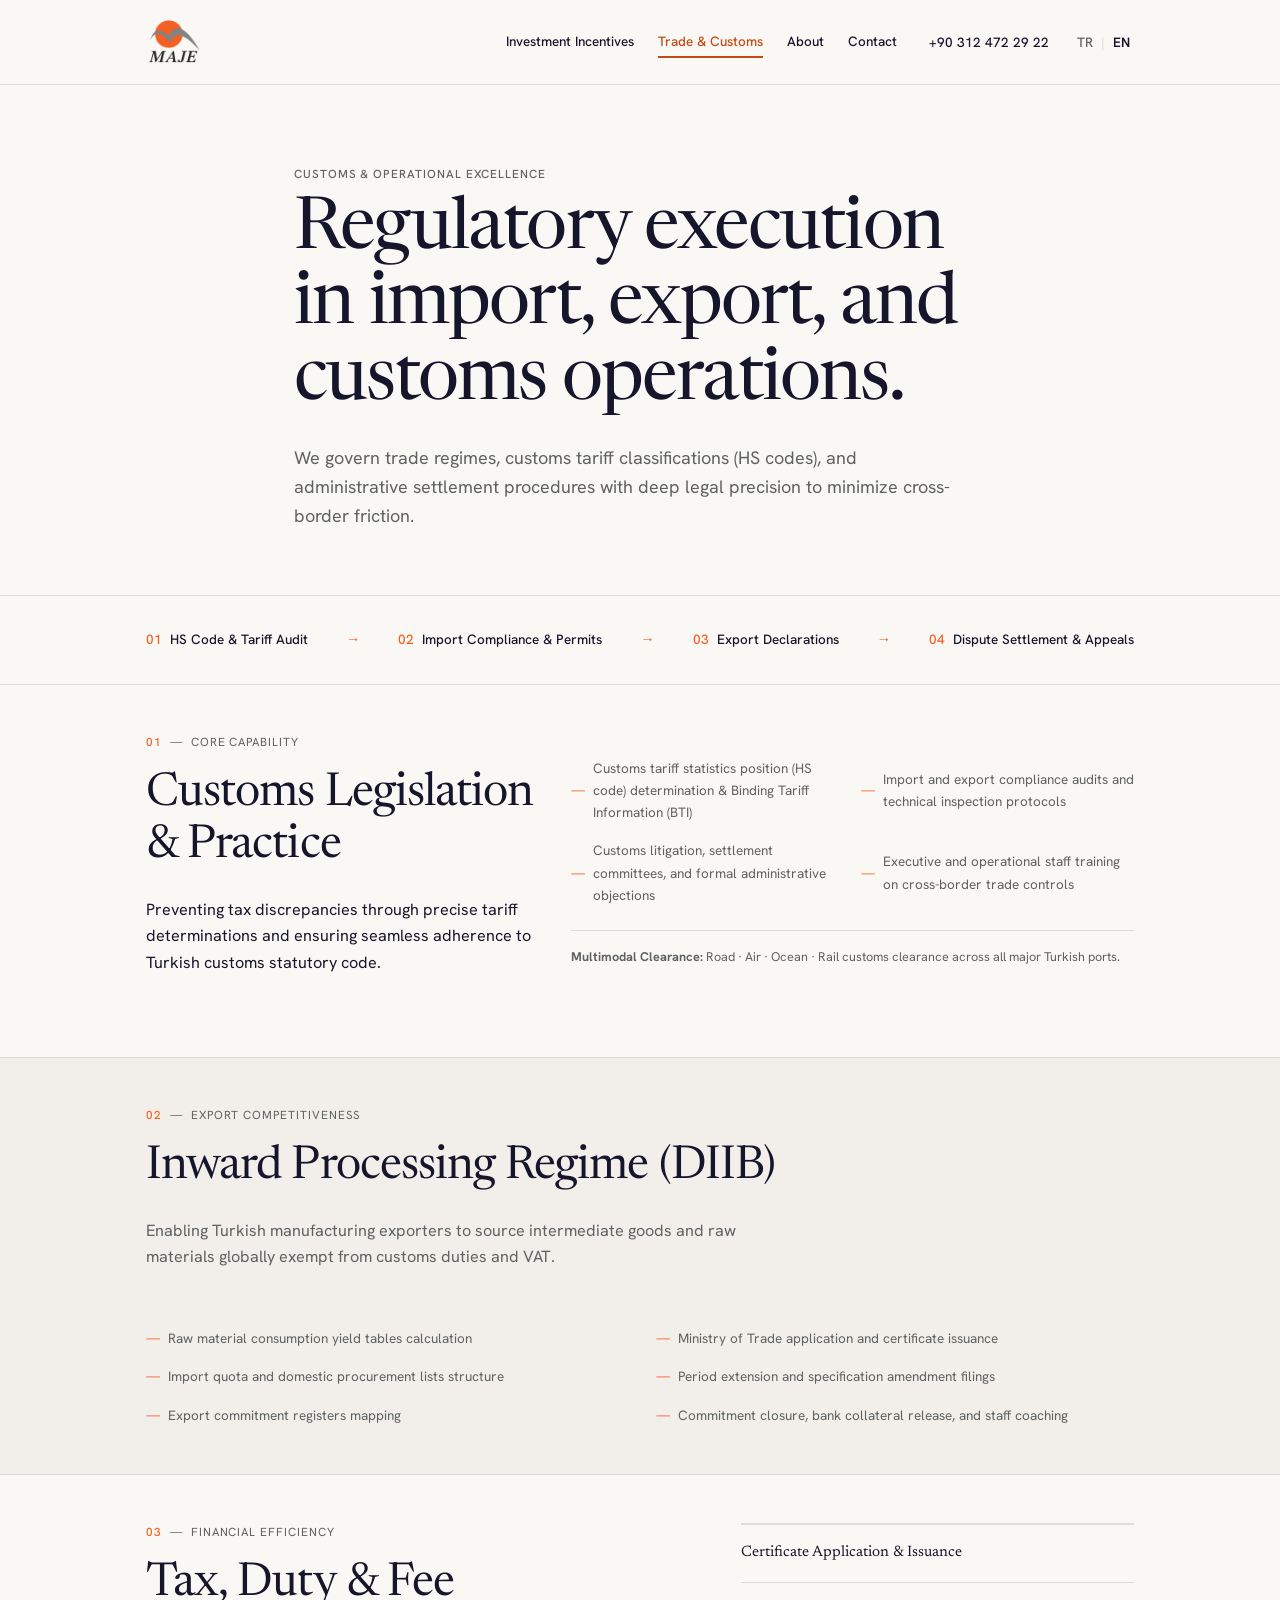
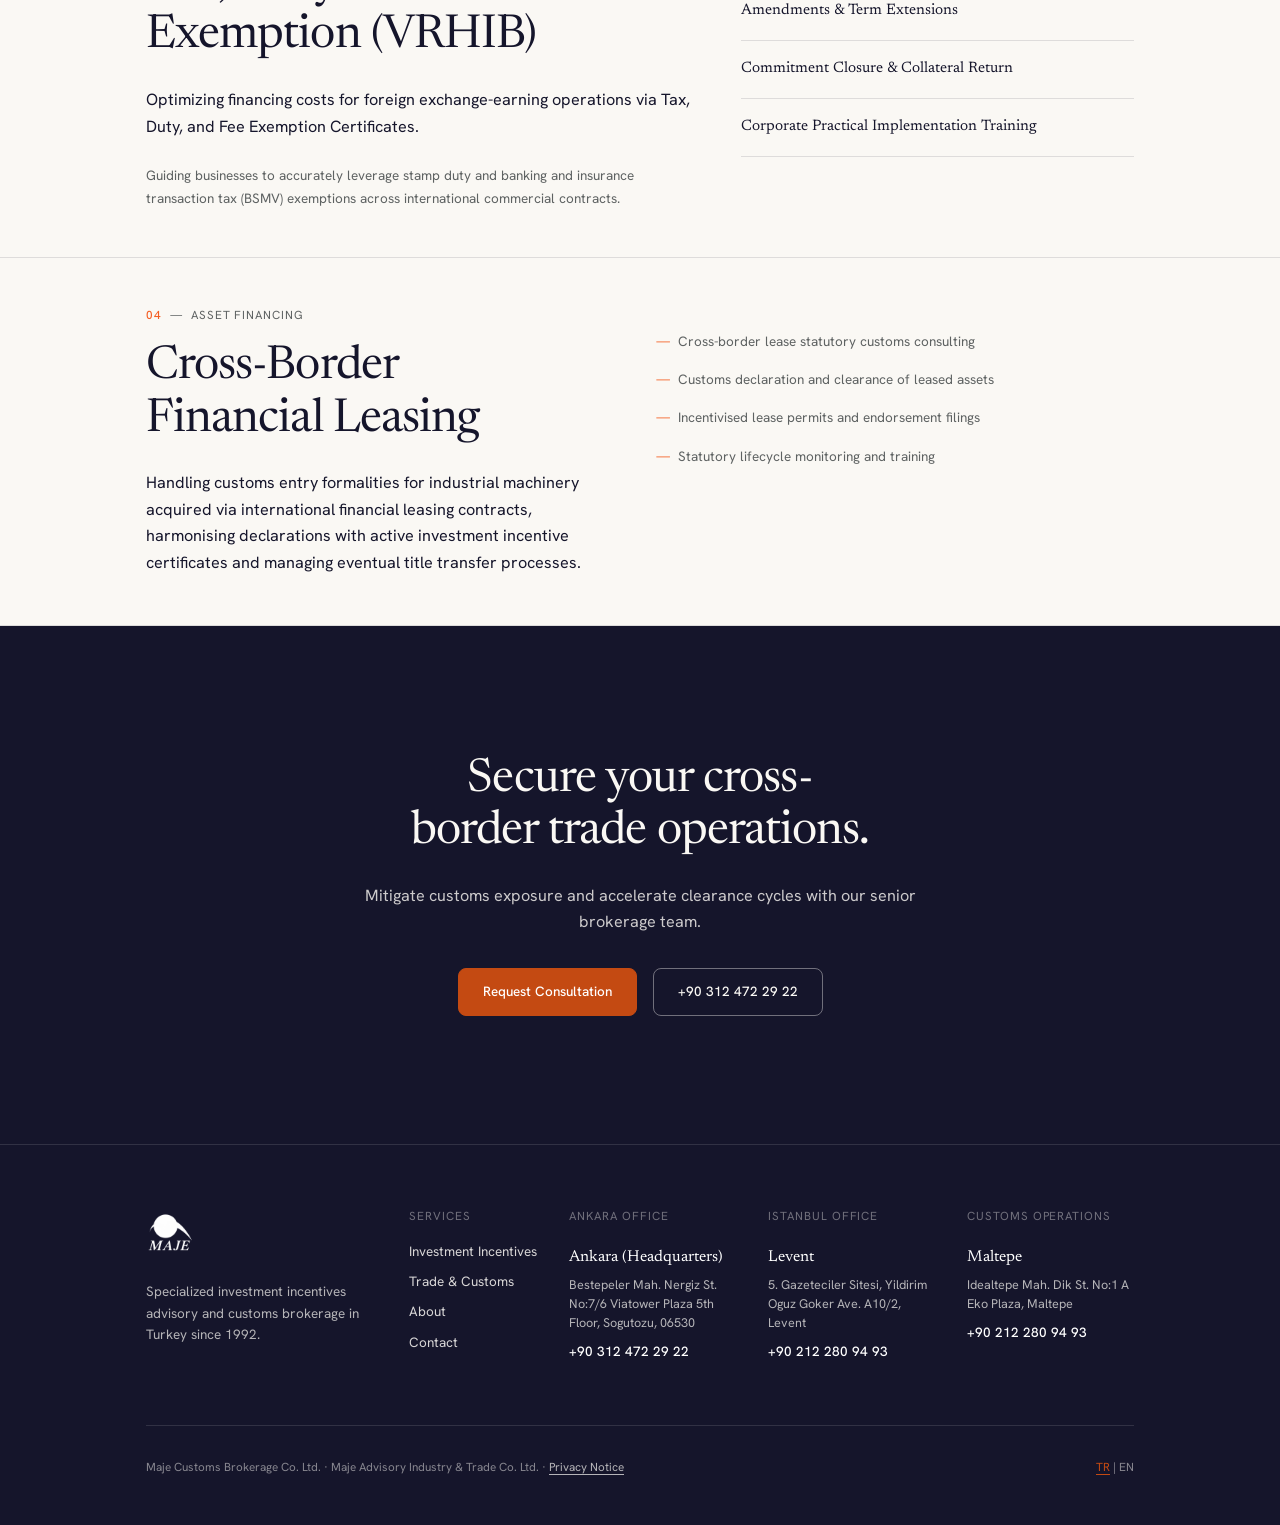
<file: en/foreign-trade-customs.html>
<!DOCTYPE html>
<html lang="en">
<head>
  <meta charset="UTF-8">
  <meta name="viewport" content="width=device-width, initial-scale=1.0">
  <title>Foreign Trade &amp; Customs Brokerage — Maje</title>
  <meta name="description" content="Customs brokerage, HS code determination, inward processing regimes, and cross-border financial leasing in Turkey since 1992.">
  
  <link rel="canonical" href="https://maje.com.tr/en/foreign-trade-customs.html">
  <link rel="alternate" hreflang="tr" href="https://maje.com.tr/dis-ticaret-gumruk.html">
  <link rel="alternate" hreflang="en" href="https://maje.com.tr/en/foreign-trade-customs.html">
  <link rel="icon" type="image/png" href="../assets/img/favicon.png">

  <!-- Open Graph -->
  <meta property="og:type" content="website">
  <meta property="og:title" content="Foreign Trade &amp; Customs Brokerage — Maje">
  <meta property="og:description" content="Comprehensive trade compliance, inward processing management, and customs clearance solutions.">
  <meta property="og:url" content="https://maje.com.tr/en/foreign-trade-customs.html">
  <meta property="og:image" content="https://maje.com.tr/assets/img/og-image.png">

  <!-- Design System CSS -->
  <link rel="stylesheet" href="../assets/css/tokens.css">
  <link rel="stylesheet" href="../assets/css/base.css">
  <link rel="stylesheet" href="../assets/css/components.css">
  <link rel="stylesheet" href="../assets/css/pages.css">
</head>
<body>

  <!-- Site Header -->
  <header class="site-header">
    <div class="container site-header-inner">
      <a href="index.html" class="brand-link" aria-label="Maje Home">
        <img src="../assets/img/maje.png" alt="Maje Logo" class="brand-logo" width="140" height="56">
      </a>

      <button type="button" class="menu-toggle" id="menuToggle" aria-expanded="false" aria-controls="siteNav" aria-label="Toggle navigation menu">
        Menu
      </button>

      <nav class="site-nav" id="siteNav" aria-label="Main Navigation">
        <ul class="nav-list">
          <li><a href="investment-incentives.html" class="nav-link">Investment Incentives</a></li>
          <li><a href="foreign-trade-customs.html" class="nav-link active" aria-current="page">Trade &amp; Customs</a></li>
          <li><a href="about.html" class="nav-link">About</a></li>
          <li><a href="contact.html" class="nav-link">Contact</a></li>
        </ul>

        <div class="header-actions">
          <a href="tel:+903124722922" class="header-phone">+90 312 472 29 22</a>
          <div class="lang-switch" aria-label="Language Selector">
            <a href="../dis-ticaret-gumruk.html" class="lang-link" lang="tr">TR</a>
            <span class="lang-divider" aria-hidden="true">|</span>
            <span class="lang-link active" lang="en" aria-current="true">EN</span>
          </div>
        </div>
      </nav>
    </div>
  </header>

  <main id="main-content">

    <!-- Page Hero -->
    <section class="page-hero">
      <div class="container page-hero-inner">
        <span class="section-tag">Customs &amp; Operational Excellence</span>
        <h1 class="page-hero-title">Regulatory execution in import, export, and customs operations.</h1>
        <p class="page-hero-lead">We govern trade regimes, customs tariff classifications (HS codes), and administrative settlement procedures with deep legal precision to minimize cross-border friction.</p>
      </div>
    </section>

    <!-- Operational Flow Diagram -->
    <div class="trade-flow-diagram">
      <div class="container">
        <div class="flow-step-row" aria-label="Customs Operational Workflow">
          <div class="flow-step-item">
            <span class="section-num">01</span>
            <span>HS Code &amp; Tariff Audit</span>
          </div>
          <span class="flow-step-arrow" aria-hidden="true">→</span>
          <div class="flow-step-item">
            <span class="section-num">02</span>
            <span>Import Compliance &amp; Permits</span>
          </div>
          <span class="flow-step-arrow" aria-hidden="true">→</span>
          <div class="flow-step-item">
            <span class="section-num">03</span>
            <span>Export Declarations</span>
          </div>
          <span class="flow-step-arrow" aria-hidden="true">→</span>
          <div class="flow-step-item">
            <span class="section-num">04</span>
            <span>Dispute Settlement &amp; Appeals</span>
          </div>
        </div>
      </div>
    </div>

    <!-- Section 1: Customs Legislation -->
    <section class="trade-block-1" id="customs-advisory">
      <div class="container">
        <div class="grid-12">
          <div class="col-5">
            <div class="section-eyebrow">
              <span class="section-num">01</span>
              <span class="section-divider-dash">—</span>
              <span class="section-category">Core Capability</span>
            </div>
            <h2>Customs Legislation &amp; Practice</h2>
            <p class="service-col-desc">Preventing tax discrepancies through precise tariff determinations and ensuring seamless adherence to Turkish customs statutory code.</p>
          </div>
          <div class="col-7">
            <ul class="trade-sublist">
              <li class="trade-sublist-item">Customs tariff statistics position (HS code) determination &amp; Binding Tariff Information (BTI)</li>
              <li class="trade-sublist-item">Import and export compliance audits and technical inspection protocols</li>
              <li class="trade-sublist-item">Customs litigation, settlement committees, and formal administrative objections</li>
              <li class="trade-sublist-item">Executive and operational staff training on cross-border trade controls</li>
            </ul>
            <div class="transport-modes-line">
              <strong>Multimodal Clearance:</strong> Road · Air · Ocean · Rail customs clearance across all major Turkish ports.
            </div>
          </div>
        </div>
      </div>
    </section>

    <!-- Section 2: Inward Processing -->
    <section class="trade-block-2" id="inward-processing">
      <div class="container">
        <div class="section-header">
          <div class="section-eyebrow">
            <span class="section-num">02</span>
            <span class="section-divider-dash">—</span>
            <span class="section-category">Export Competitiveness</span>
          </div>
          <h2>Inward Processing Regime (DIIB)</h2>
          <p style="max-width: 68ch; margin-top: var(--space-xs); color: var(--muted);">Enabling Turkish manufacturing exporters to source intermediate goods and raw materials globally exempt from customs duties and VAT.</p>
        </div>

        <div class="grid-12" style="margin-top: var(--space-md);">
          <div class="col-6">
            <ul class="trade-sublist" style="display: flex; flex-direction: column; gap: var(--space-sm);">
              <li class="trade-sublist-item">Raw material consumption yield tables calculation</li>
              <li class="trade-sublist-item">Import quota and domestic procurement lists structure</li>
              <li class="trade-sublist-item">Export commitment registers mapping</li>
            </ul>
          </div>
          <div class="col-6">
            <ul class="trade-sublist" style="display: flex; flex-direction: column; gap: var(--space-sm);">
              <li class="trade-sublist-item">Ministry of Trade application and certificate issuance</li>
              <li class="trade-sublist-item">Period extension and specification amendment filings</li>
              <li class="trade-sublist-item">Commitment closure, bank collateral release, and staff coaching</li>
            </ul>
          </div>
        </div>
      </div>
    </section>

    <!-- Section 3: Tax Exemption -->
    <section class="trade-block-3" id="tax-exemption">
      <div class="container">
        <div class="grid-12">
          <div class="col-7">
            <div class="section-eyebrow">
              <span class="section-num">03</span>
              <span class="section-divider-dash">—</span>
              <span class="section-category">Financial Efficiency</span>
            </div>
            <h2>Tax, Duty &amp; Fee Exemption (VRHIB)</h2>
            <p style="margin-bottom: var(--space-md);">Optimizing financing costs for foreign exchange-earning operations via Tax, Duty, and Fee Exemption Certificates.</p>
            <p style="color: var(--muted); font-size: 0.9375rem;">Guiding businesses to accurately leverage stamp duty and banking and insurance transaction tax (BSMV) exemptions across international commercial contracts.</p>
          </div>
          <div class="col-5">
            <div class="row-list" style="border-top: var(--border-width) solid var(--line);">
              <div class="row-item" style="padding: var(--space-sm) 0;">
                <span class="row-item-title" style="font-size: 1.05rem;">Certificate Application &amp; Issuance</span>
              </div>
              <div class="row-item" style="padding: var(--space-sm) 0;">
                <span class="row-item-title" style="font-size: 1.05rem;">Amendments &amp; Term Extensions</span>
              </div>
              <div class="row-item" style="padding: var(--space-sm) 0;">
                <span class="row-item-title" style="font-size: 1.05rem;">Commitment Closure &amp; Collateral Return</span>
              </div>
              <div class="row-item" style="padding: var(--space-sm) 0;">
                <span class="row-item-title" style="font-size: 1.05rem;">Corporate Practical Implementation Training</span>
              </div>
            </div>
          </div>
        </div>
      </div>
    </section>

    <!-- Section 4: Financial Leasing -->
    <section class="trade-block-4" id="financial-leasing">
      <div class="container">
        <div class="grid-12">
          <div class="col-6">
            <div class="section-eyebrow">
              <span class="section-num">04</span>
              <span class="section-divider-dash">—</span>
              <span class="section-category">Asset Financing</span>
            </div>
            <h2>Cross-Border Financial Leasing</h2>
            <p>Handling customs entry formalities for industrial machinery acquired via international financial leasing contracts, harmonising declarations with active investment incentive certificates and managing eventual title transfer processes.</p>
          </div>
          <div class="col-6">
            <ul class="trade-sublist" style="display: flex; flex-direction: column; gap: var(--space-sm);">
              <li class="trade-sublist-item">Cross-border lease statutory customs consulting</li>
              <li class="trade-sublist-item">Customs declaration and clearance of leased assets</li>
              <li class="trade-sublist-item">Incentivised lease permits and endorsement filings</li>
              <li class="trade-sublist-item">Statutory lifecycle monitoring and training</li>
            </ul>
          </div>
        </div>
      </div>
    </section>

    <!-- Callout Band -->
    <section class="callout-band">
      <div class="container callout-inner">
        <h2 class="callout-title">Secure your cross-border trade operations.</h2>
        <p class="callout-text">Mitigate customs exposure and accelerate clearance cycles with our senior brokerage team.</p>
        <div class="btn-group">
          <a href="contact.html" class="btn btn-primary">Request Consultation</a>
          <a href="tel:+903124722922" class="btn btn-secondary">+90 312 472 29 22</a>
        </div>
      </div>
    </section>

  </main>

  <!-- Site Footer -->
  <footer class="site-footer">
    <div class="container">
      <div class="footer-top">
        <div class="footer-brand">
          <a href="index.html" class="brand-link" aria-label="Maje Home">
            <img src="../assets/img/maje.png" alt="Maje Logo" class="footer-logo" width="120" height="48">
          </a>
          <p class="footer-desc">Specialized investment incentives advisory and customs brokerage in Turkey since 1992.</p>
        </div>

        <nav class="footer-nav" aria-label="Navigation">
          <h3 class="footer-col-title">Services</h3>
          <ul class="footer-nav-list">
            <li><a href="investment-incentives.html" class="footer-nav-link">Investment Incentives</a></li>
            <li><a href="foreign-trade-customs.html" class="footer-nav-link">Trade &amp; Customs</a></li>
            <li><a href="about.html" class="footer-nav-link">About</a></li>
            <li><a href="contact.html" class="footer-nav-link">Contact</a></li>
          </ul>
        </nav>

        <!-- Ankara Office -->
        <div class="office-card">
          <h3 class="footer-col-title">Ankara Office</h3>
          <p class="office-city">Ankara (Headquarters)</p>
          <address class="office-address">
            Bestepeler Mah. Nergiz St. No:7/6 Viatower Plaza 5th Floor, Sogutozu, 06530
          </address>
          <a href="tel:+903124722922" class="office-phone">+90 312 472 29 22</a>
        </div>

        <!-- Istanbul Levent Office -->
        <div class="office-card">
          <h3 class="footer-col-title">Istanbul Office</h3>
          <p class="office-city">Levent</p>
          <address class="office-address">
            5. Gazeteciler Sitesi, Yildirim Oguz Goker Ave. A10/2, Levent
          </address>
          <a href="tel:+902122809493" class="office-phone">+90 212 280 94 93</a>
        </div>

        <!-- Istanbul Maltepe Office -->
        <div class="office-card">
          <h3 class="footer-col-title">Customs Operations</h3>
          <p class="office-city">Maltepe</p>
          <address class="office-address">
            Idealtepe Mah. Dik St. No:1 A Eko Plaza, Maltepe
          </address>
          <a href="tel:+902122809493" class="office-phone">+90 212 280 94 93</a>
        </div>
      </div>
<div class="footer-bottom">
        <div class="legal-companies">
          <span>Maje Customs Brokerage Co. Ltd.</span> · 
          <span>Maje Advisory Industry &amp; Trade Co. Ltd.</span> · 
          <a href="privacy.html">Privacy Notice</a>
        </div>
        <div class="footer-lang">
          <a href="../dis-ticaret-gumruk.html" lang="tr">TR</a> | <span lang="en">EN</span>
        </div>
      </div>
    </div>
  </footer>

  <script src="../assets/js/main.js" defer></script>
</body>
</html>
</file>
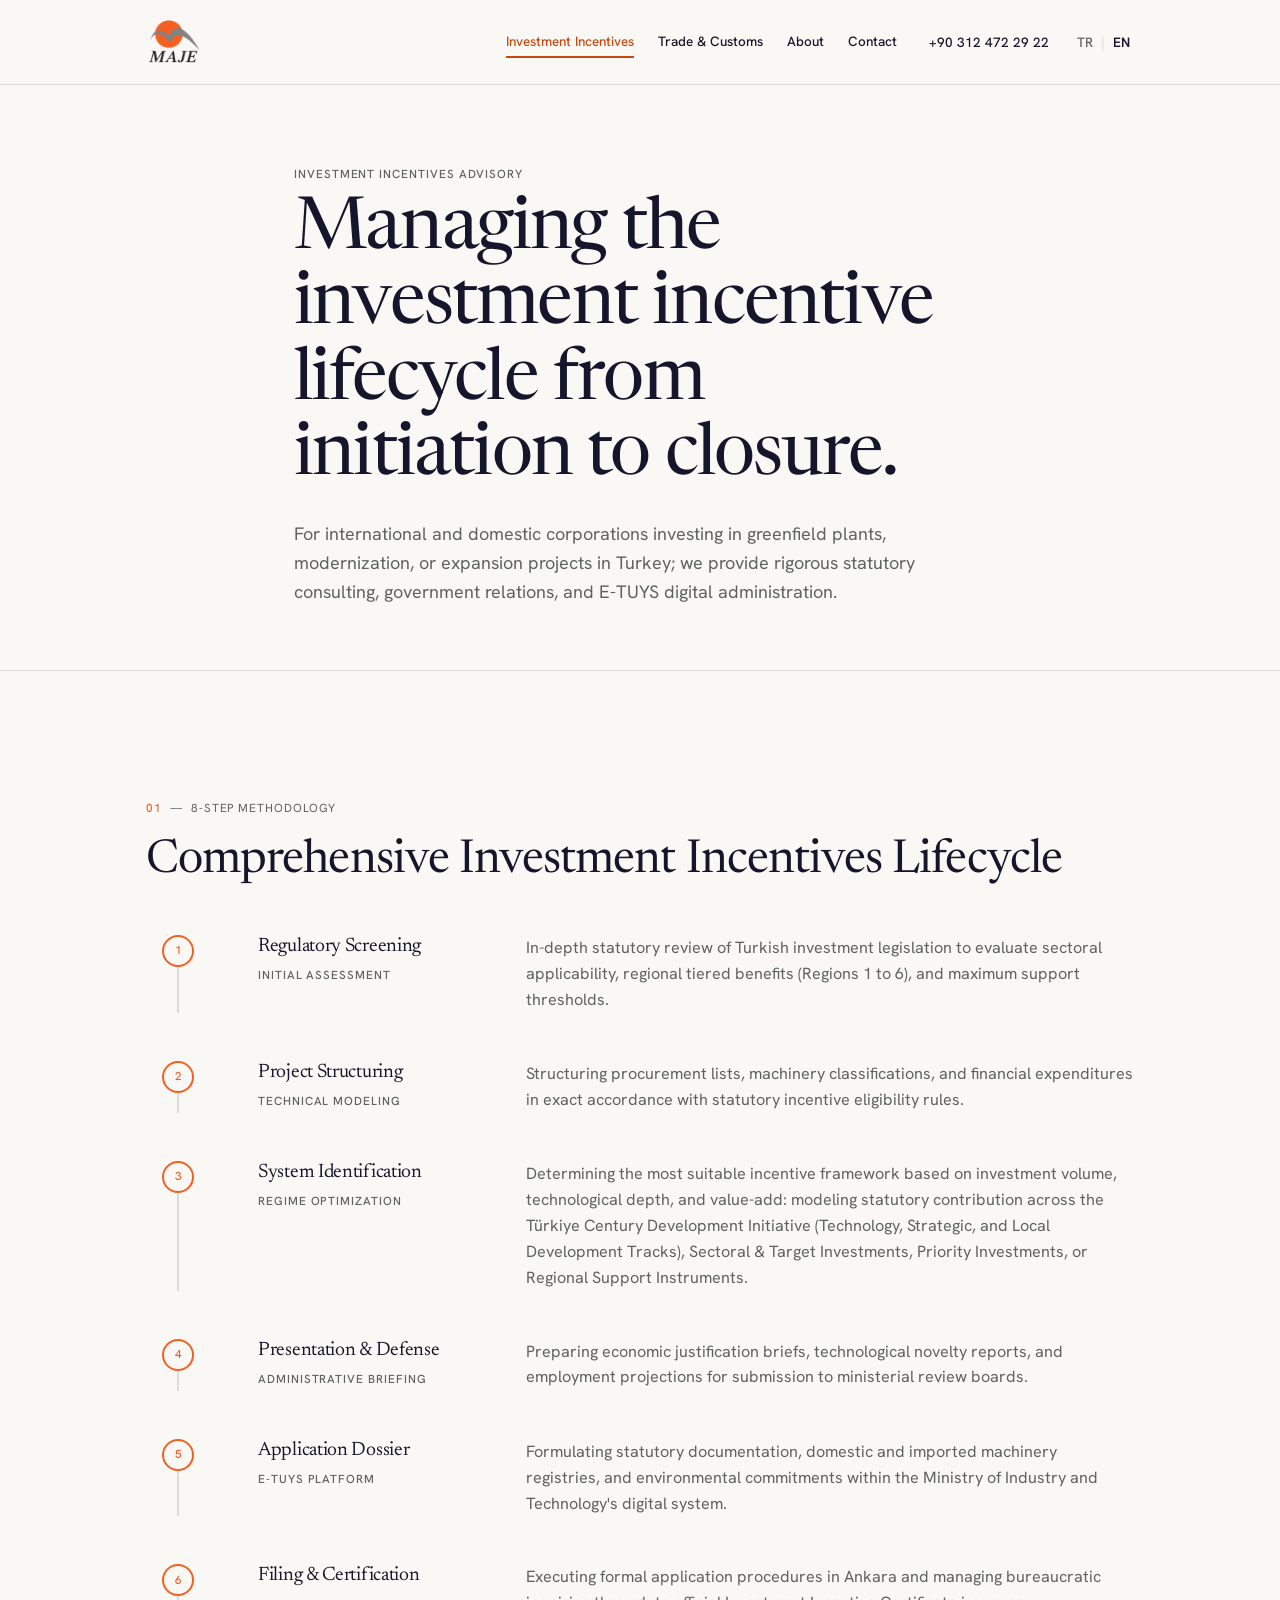
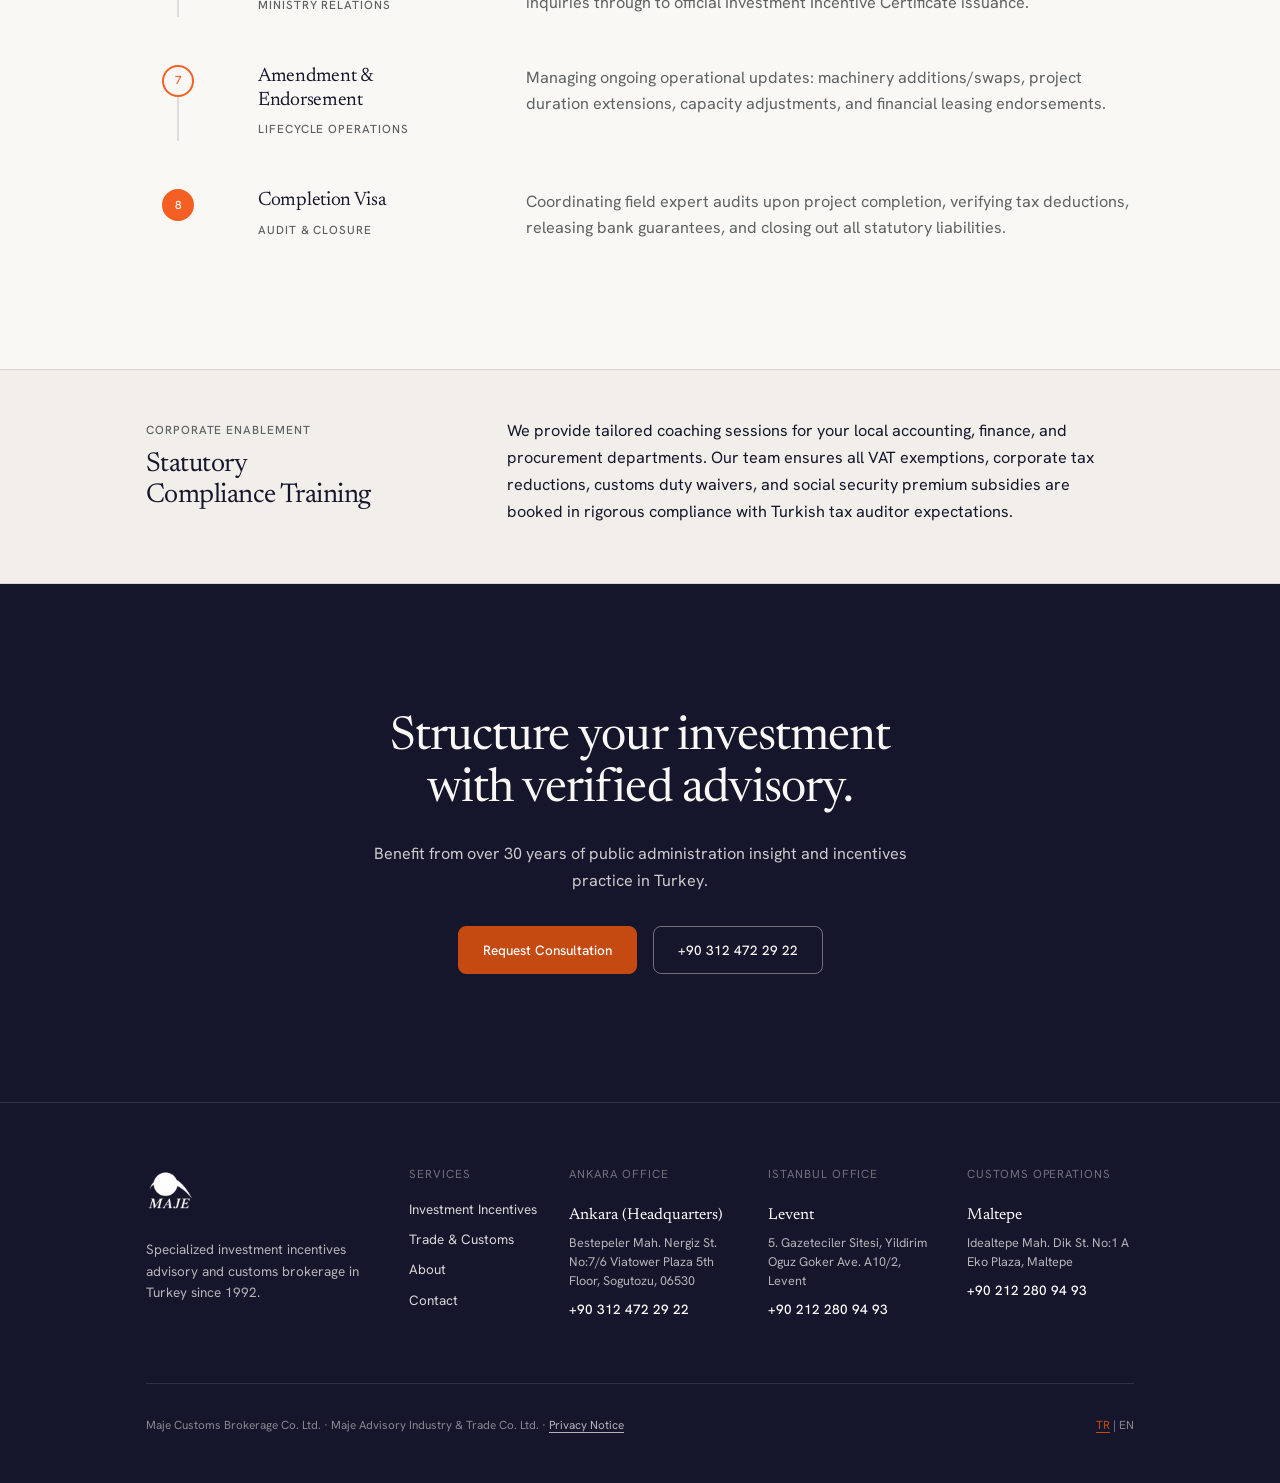
<file: en/investment-incentives.html>
<!DOCTYPE html>
<html lang="en">
<head>
  <meta charset="UTF-8">
  <meta name="viewport" content="width=device-width, initial-scale=1.0">
  <title>Investment Incentives Advisory — Maje</title>
  <meta name="description" content="End-to-end investment incentive certificate management in Turkey, from regulatory screening to completion visas and tax deductions.">
  
  <link rel="canonical" href="https://maje.com.tr/en/investment-incentives.html">
  <link rel="alternate" hreflang="tr" href="https://maje.com.tr/yatirim-tesvik.html">
  <link rel="alternate" hreflang="en" href="https://maje.com.tr/en/investment-incentives.html">
  <link rel="icon" type="image/png" href="../assets/img/favicon.png">

  <!-- Open Graph -->
  <meta property="og:type" content="website">
  <meta property="og:title" content="Investment Incentives Advisory — Maje">
  <meta property="og:description" content="8-step proven methodology for securing and managing Investment Incentive Certificates in Turkey.">
  <meta property="og:url" content="https://maje.com.tr/en/investment-incentives.html">
  <meta property="og:image" content="https://maje.com.tr/assets/img/og-image.png">

  <!-- Design System CSS -->
  <link rel="stylesheet" href="../assets/css/tokens.css">
  <link rel="stylesheet" href="../assets/css/base.css">
  <link rel="stylesheet" href="../assets/css/components.css">
  <link rel="stylesheet" href="../assets/css/pages.css">
</head>
<body>

  <!-- Site Header -->
  <header class="site-header">
    <div class="container site-header-inner">
      <a href="index.html" class="brand-link" aria-label="Maje Home">
        <img src="../assets/img/maje.png" alt="Maje Logo" class="brand-logo" width="140" height="56">
      </a>

      <button type="button" class="menu-toggle" id="menuToggle" aria-expanded="false" aria-controls="siteNav" aria-label="Toggle navigation menu">
        Menu
      </button>

      <nav class="site-nav" id="siteNav" aria-label="Main Navigation">
        <ul class="nav-list">
          <li><a href="investment-incentives.html" class="nav-link active" aria-current="page">Investment Incentives</a></li>
          <li><a href="foreign-trade-customs.html" class="nav-link">Trade &amp; Customs</a></li>
          <li><a href="about.html" class="nav-link">About</a></li>
          <li><a href="contact.html" class="nav-link">Contact</a></li>
        </ul>

        <div class="header-actions">
          <a href="tel:+903124722922" class="header-phone">+90 312 472 29 22</a>
          <div class="lang-switch" aria-label="Language Selector">
            <a href="../yatirim-tesvik.html" class="lang-link" lang="tr">TR</a>
            <span class="lang-divider" aria-hidden="true">|</span>
            <span class="lang-link active" lang="en" aria-current="true">EN</span>
          </div>
        </div>
      </nav>
    </div>
  </header>

  <main id="main-content">

    <!-- Page Hero -->
    <section class="page-hero">
      <div class="container page-hero-inner">
        <span class="section-tag">Investment Incentives Advisory</span>
        <h1 class="page-hero-title">Managing the investment incentive lifecycle from initiation to closure.</h1>
        <p class="page-hero-lead">For international and domestic corporations investing in greenfield plants, modernization, or expansion projects in Turkey; we provide rigorous statutory consulting, government relations, and E-TUYS digital administration.</p>
      </div>
    </section>

    <!-- 8-Step Timeline Diagram (A4) -->
    <section class="section">
      <div class="container">
        <div class="section-header">
          <div class="section-eyebrow">
            <span class="section-num">01</span>
            <span class="section-divider-dash">—</span>
            <span class="section-category">8-Step Methodology</span>
          </div>
          <h2>Comprehensive Investment Incentives Lifecycle</h2>
        </div>

        <div class="process-timeline" aria-label="Investment Incentive Stages">
          
          <article class="timeline-step" id="screening">
            <div class="timeline-marker">
              <span class="timeline-node">1</span>
              <span class="timeline-line"></span>
            </div>
            <div class="timeline-heading">
              <h3 class="timeline-title">Regulatory Screening</h3>
              <span class="section-tag">Initial Assessment</span>
            </div>
            <div class="timeline-content">
              <p>In-depth statutory review of Turkish investment legislation to evaluate sectoral applicability, regional tiered benefits (Regions 1 to 6), and maximum support thresholds.</p>
            </div>
          </article>

          <article class="timeline-step" id="projecting">
            <div class="timeline-marker">
              <span class="timeline-node">2</span>
              <span class="timeline-line"></span>
            </div>
            <div class="timeline-heading">
              <h3 class="timeline-title">Project Structuring</h3>
              <span class="section-tag">Technical Modeling</span>
            </div>
            <div class="timeline-content">
              <p>Structuring procurement lists, machinery classifications, and financial expenditures in exact accordance with statutory incentive eligibility rules.</p>
            </div>
          </article>

          <article class="timeline-step" id="regime-choice">
            <div class="timeline-marker">
              <span class="timeline-node">3</span>
              <span class="timeline-line"></span>
            </div>
            <div class="timeline-heading">
              <h3 class="timeline-title">System Identification</h3>
              <span class="section-tag">Regime Optimization</span>
            </div>
            <div class="timeline-content">
              <p>Determining the most suitable incentive framework based on investment volume, technological depth, and value-add: modeling statutory contribution across the Türkiye Century Development Initiative (Technology, Strategic, and Local Development Tracks), Sectoral &amp; Target Investments, Priority Investments, or Regional Support Instruments.</p>
            </div>
          </article>

          <article class="timeline-step" id="presentation">
            <div class="timeline-marker">
              <span class="timeline-node">4</span>
              <span class="timeline-line"></span>
            </div>
            <div class="timeline-heading">
              <h3 class="timeline-title">Presentation &amp; Defense</h3>
              <span class="section-tag">Administrative Briefing</span>
            </div>
            <div class="timeline-content">
              <p>Preparing economic justification briefs, technological novelty reports, and employment projections for submission to ministerial review boards.</p>
            </div>
          </article>

          <article class="timeline-step" id="filing">
            <div class="timeline-marker">
              <span class="timeline-node">5</span>
              <span class="timeline-line"></span>
            </div>
            <div class="timeline-heading">
              <h3 class="timeline-title">Application Dossier</h3>
              <span class="section-tag">E-TUYS Platform</span>
            </div>
            <div class="timeline-content">
              <p>Formulating statutory documentation, domestic and imported machinery registries, and environmental commitments within the Ministry of Industry and Technology's digital system.</p>
            </div>
          </article>

          <article class="timeline-step" id="submission">
            <div class="timeline-marker">
              <span class="timeline-node">6</span>
              <span class="timeline-line"></span>
            </div>
            <div class="timeline-heading">
              <h3 class="timeline-title">Filing &amp; Certification</h3>
              <span class="section-tag">Ministry Relations</span>
            </div>
            <div class="timeline-content">
              <p>Executing formal application procedures in Ankara and managing bureaucratic inquiries through to official Investment Incentive Certificate issuance.</p>
            </div>
          </article>

          <article class="timeline-step" id="amendment">
            <div class="timeline-marker">
              <span class="timeline-node">7</span>
              <span class="timeline-line"></span>
            </div>
            <div class="timeline-heading">
              <h3 class="timeline-title">Amendment &amp; Endorsement</h3>
              <span class="section-tag">Lifecycle Operations</span>
            </div>
            <div class="timeline-content">
              <p>Managing ongoing operational updates: machinery additions/swaps, project duration extensions, capacity adjustments, and financial leasing endorsements.</p>
            </div>
          </article>

          <article class="timeline-step" id="closure">
            <div class="timeline-marker">
              <span class="timeline-node">8</span>
              <span class="timeline-line"></span>
            </div>
            <div class="timeline-heading">
              <h3 class="timeline-title">Completion Visa</h3>
              <span class="section-tag">Audit &amp; Closure</span>
            </div>
            <div class="timeline-content">
              <p>Coordinating field expert audits upon project completion, verifying tax deductions, releasing bank guarantees, and closing out all statutory liabilities.</p>
            </div>
          </article>

        </div>
      </div>
    </section>

    <!-- In-House Corporate Training Strip -->
    <section class="training-band">
      <div class="container training-inner">
        <div>
          <span class="section-tag">Corporate Enablement</span>
          <h2 style="font-size: var(--font-size-h3); margin-top: var(--space-xs);">Statutory Compliance Training</h2>
        </div>
        <div>
          <p>We provide tailored coaching sessions for your local accounting, finance, and procurement departments. Our team ensures all VAT exemptions, corporate tax reductions, customs duty waivers, and social security premium subsidies are booked in rigorous compliance with Turkish tax auditor expectations.</p>
        </div>
      </div>
    </section>

    <!-- Callout Band -->
    <section class="callout-band">
      <div class="container callout-inner">
        <h2 class="callout-title">Structure your investment with verified advisory.</h2>
        <p class="callout-text">Benefit from over 30 years of public administration insight and incentives practice in Turkey.</p>
        <div class="btn-group">
          <a href="contact.html" class="btn btn-primary">Request Consultation</a>
          <a href="tel:+903124722922" class="btn btn-secondary">+90 312 472 29 22</a>
        </div>
      </div>
    </section>

  </main>

  <!-- Site Footer -->
  <footer class="site-footer">
    <div class="container">
      <div class="footer-top">
        <div class="footer-brand">
          <a href="index.html" class="brand-link" aria-label="Maje Home">
            <img src="../assets/img/maje.png" alt="Maje Logo" class="footer-logo" width="120" height="48">
          </a>
          <p class="footer-desc">Specialized investment incentives advisory and customs brokerage in Turkey since 1992.</p>
        </div>

        <nav class="footer-nav" aria-label="Navigation">
          <h3 class="footer-col-title">Services</h3>
          <ul class="footer-nav-list">
            <li><a href="investment-incentives.html" class="footer-nav-link">Investment Incentives</a></li>
            <li><a href="foreign-trade-customs.html" class="footer-nav-link">Trade &amp; Customs</a></li>
            <li><a href="about.html" class="footer-nav-link">About</a></li>
            <li><a href="contact.html" class="footer-nav-link">Contact</a></li>
          </ul>
        </nav>

        <!-- Ankara Office -->
        <div class="office-card">
          <h3 class="footer-col-title">Ankara Office</h3>
          <p class="office-city">Ankara (Headquarters)</p>
          <address class="office-address">
            Bestepeler Mah. Nergiz St. No:7/6 Viatower Plaza 5th Floor, Sogutozu, 06530
          </address>
          <a href="tel:+903124722922" class="office-phone">+90 312 472 29 22</a>
        </div>

        <!-- Istanbul Levent Office -->
        <div class="office-card">
          <h3 class="footer-col-title">Istanbul Office</h3>
          <p class="office-city">Levent</p>
          <address class="office-address">
            5. Gazeteciler Sitesi, Yildirim Oguz Goker Ave. A10/2, Levent
          </address>
          <a href="tel:+902122809493" class="office-phone">+90 212 280 94 93</a>
        </div>

        <!-- Istanbul Maltepe Office -->
        <div class="office-card">
          <h3 class="footer-col-title">Customs Operations</h3>
          <p class="office-city">Maltepe</p>
          <address class="office-address">
            Idealtepe Mah. Dik St. No:1 A Eko Plaza, Maltepe
          </address>
          <a href="tel:+902122809493" class="office-phone">+90 212 280 94 93</a>
        </div>
      </div>
<div class="footer-bottom">
        <div class="legal-companies">
          <span>Maje Customs Brokerage Co. Ltd.</span> · 
          <span>Maje Advisory Industry &amp; Trade Co. Ltd.</span> · 
          <a href="privacy.html">Privacy Notice</a>
        </div>
        <div class="footer-lang">
          <a href="../yatirim-tesvik.html" lang="tr">TR</a> | <span lang="en">EN</span>
        </div>
      </div>
    </div>
  </footer>

  <script src="../assets/js/main.js" defer></script>
</body>
</html>
</file>
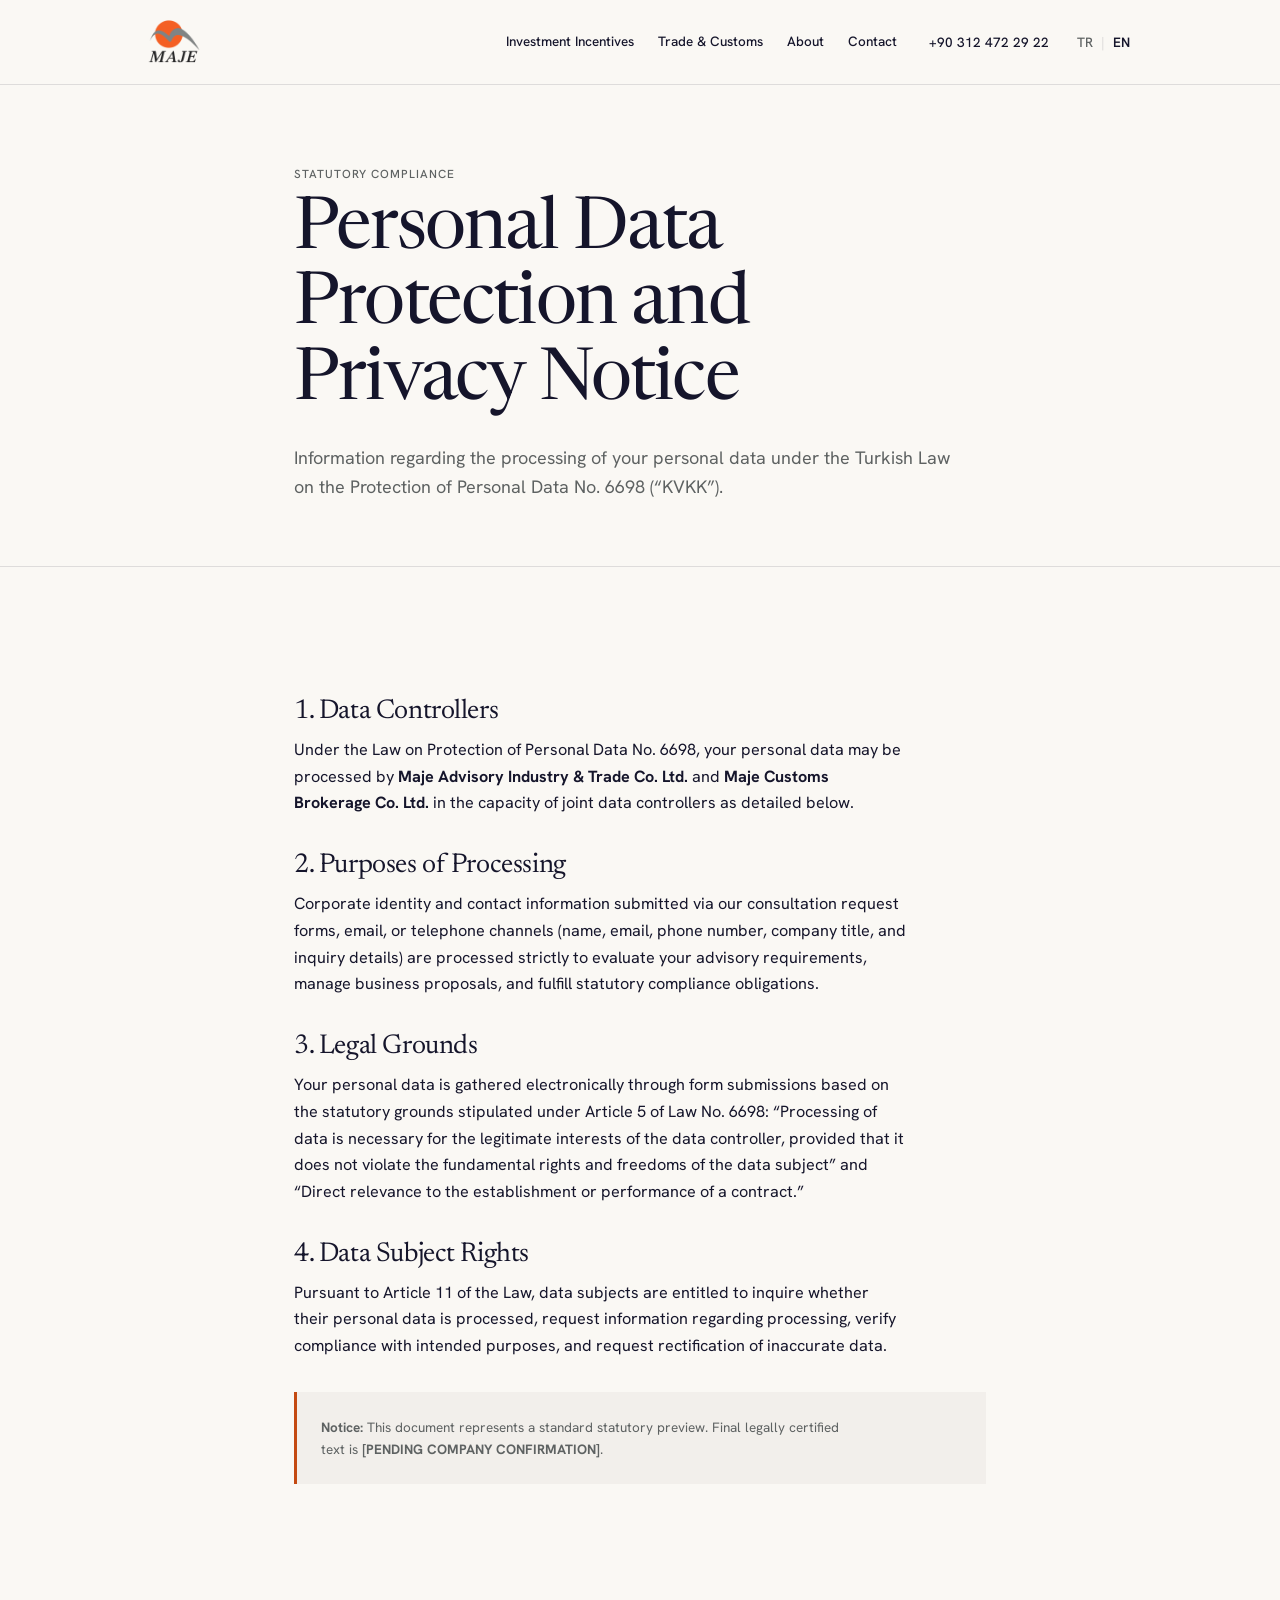
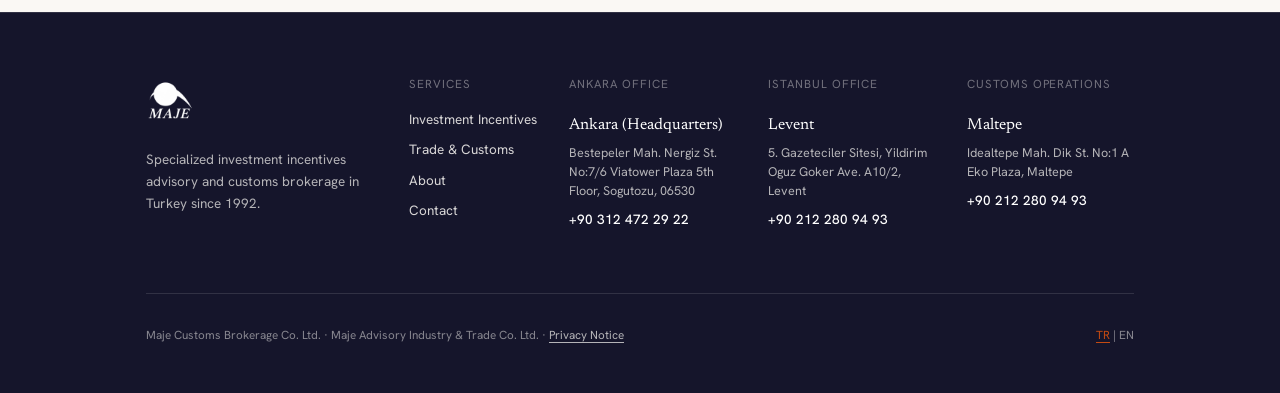
<file: en/privacy.html>
<!DOCTYPE html>
<html lang="en">
<head>
  <meta charset="UTF-8">
  <meta name="viewport" content="width=device-width, initial-scale=1.0">
  <title>Privacy Notice — Maje</title>
  <meta name="description" content="Personal Data Protection and Privacy Notice for Maje Advisory and Maje Customs Brokerage.">
  
  <link rel="canonical" href="https://maje.com.tr/en/privacy.html">
  <link rel="alternate" hreflang="tr" href="https://maje.com.tr/kvkk.html">
  <link rel="alternate" hreflang="en" href="https://maje.com.tr/en/privacy.html">
  <link rel="icon" type="image/png" href="../assets/img/favicon.png">

  <!-- Design System CSS -->
  <link rel="stylesheet" href="../assets/css/tokens.css">
  <link rel="stylesheet" href="../assets/css/base.css">
  <link rel="stylesheet" href="../assets/css/components.css">
  <link rel="stylesheet" href="../assets/css/pages.css">
</head>
<body>

  <!-- Site Header -->
  <header class="site-header">
    <div class="container site-header-inner">
      <a href="index.html" class="brand-link" aria-label="Maje Home">
        <img src="../assets/img/maje.png" alt="Maje Logo" class="brand-logo" width="140" height="56">
      </a>

      <button type="button" class="menu-toggle" id="menuToggle" aria-expanded="false" aria-controls="siteNav" aria-label="Toggle navigation menu">
        Menu
      </button>

      <nav class="site-nav" id="siteNav" aria-label="Main Navigation">
        <ul class="nav-list">
          <li><a href="investment-incentives.html" class="nav-link">Investment Incentives</a></li>
          <li><a href="foreign-trade-customs.html" class="nav-link">Trade &amp; Customs</a></li>
          <li><a href="about.html" class="nav-link">About</a></li>
          <li><a href="contact.html" class="nav-link">Contact</a></li>
        </ul>

        <div class="header-actions">
          <a href="tel:+903124722922" class="header-phone">+90 312 472 29 22</a>
          <div class="lang-switch" aria-label="Language Selector">
            <a href="../kvkk.html" class="lang-link" lang="tr">TR</a>
            <span class="lang-divider" aria-hidden="true">|</span>
            <span class="lang-link active" lang="en" aria-current="true">EN</span>
          </div>
        </div>
      </nav>
    </div>
  </header>

  <main id="main-content">

    <section class="page-hero">
      <div class="container page-hero-inner">
        <span class="section-tag">Statutory Compliance</span>
        <h1 class="page-hero-title">Personal Data Protection and Privacy Notice</h1>
        <p class="page-hero-lead">Information regarding the processing of your personal data under the Turkish Law on the Protection of Personal Data No. 6698 (“KVKK”).</p>
      </div>
    </section>

    <section class="section">
      <div class="container" style="max-width: 820px;">
        <div style="display: flex; flex-direction: column; gap: var(--space-lg); line-height: 1.7;">
          <div>
            <h3>1. Data Controllers</h3>
            <p>Under the Law on Protection of Personal Data No. 6698, your personal data may be processed by <strong>Maje Advisory Industry &amp; Trade Co. Ltd.</strong> and <strong>Maje Customs Brokerage Co. Ltd.</strong> in the capacity of joint data controllers as detailed below.</p>
          </div>

          <div>
            <h3>2. Purposes of Processing</h3>
            <p>Corporate identity and contact information submitted via our consultation request forms, email, or telephone channels (name, email, phone number, company title, and inquiry details) are processed strictly to evaluate your advisory requirements, manage business proposals, and fulfill statutory compliance obligations.</p>
          </div>

          <div>
            <h3>3. Legal Grounds</h3>
            <p>Your personal data is gathered electronically through form submissions based on the statutory grounds stipulated under Article 5 of Law No. 6698: “Processing of data is necessary for the legitimate interests of the data controller, provided that it does not violate the fundamental rights and freedoms of the data subject” and “Direct relevance to the establishment or performance of a contract.”</p>
          </div>

          <div>
            <h3>4. Data Subject Rights</h3>
            <p>Pursuant to Article 11 of the Law, data subjects are entitled to inquire whether their personal data is processed, request information regarding processing, verify compliance with intended purposes, and request rectification of inaccurate data.</p>
          </div>

          <div style="background-color: var(--paper-2); padding: var(--space-md); border-left: 3px solid var(--accent-text);">
            <p style="font-size: 0.9375rem; color: var(--muted); margin: 0;">
              <strong>Notice:</strong> This document represents a standard statutory preview. Final legally certified text is <strong>[PENDING COMPANY CONFIRMATION]</strong>.
            </p>
          </div>
        </div>
      </div>
    </section>

  </main>

  <!-- Site Footer -->
  <footer class="site-footer">
    <div class="container">
      <div class="footer-top">
        <div class="footer-brand">
          <a href="index.html" class="brand-link" aria-label="Maje Home">
            <img src="../assets/img/maje.png" alt="Maje Logo" class="footer-logo" width="120" height="48">
          </a>
          <p class="footer-desc">Specialized investment incentives advisory and customs brokerage in Turkey since 1992.</p>
        </div>

        <nav class="footer-nav" aria-label="Navigation">
          <h3 class="footer-col-title">Services</h3>
          <ul class="footer-nav-list">
            <li><a href="investment-incentives.html" class="footer-nav-link">Investment Incentives</a></li>
            <li><a href="foreign-trade-customs.html" class="footer-nav-link">Trade &amp; Customs</a></li>
            <li><a href="about.html" class="footer-nav-link">About</a></li>
            <li><a href="contact.html" class="footer-nav-link">Contact</a></li>
          </ul>
        </nav>

        <!-- Ankara Office -->
        <div class="office-card">
          <h3 class="footer-col-title">Ankara Office</h3>
          <p class="office-city">Ankara (Headquarters)</p>
          <address class="office-address">
            Bestepeler Mah. Nergiz St. No:7/6 Viatower Plaza 5th Floor, Sogutozu, 06530
          </address>
          <a href="tel:+903124722922" class="office-phone">+90 312 472 29 22</a>
        </div>

        <!-- Istanbul Levent Office -->
        <div class="office-card">
          <h3 class="footer-col-title">Istanbul Office</h3>
          <p class="office-city">Levent</p>
          <address class="office-address">
            5. Gazeteciler Sitesi, Yildirim Oguz Goker Ave. A10/2, Levent
          </address>
          <a href="tel:+902122809493" class="office-phone">+90 212 280 94 93</a>
        </div>

        <!-- Istanbul Maltepe Office -->
        <div class="office-card">
          <h3 class="footer-col-title">Customs Operations</h3>
          <p class="office-city">Maltepe</p>
          <address class="office-address">
            Idealtepe Mah. Dik St. No:1 A Eko Plaza, Maltepe
          </address>
          <a href="tel:+902122809493" class="office-phone">+90 212 280 94 93</a>
        </div>
      </div>
<div class="footer-bottom">
        <div class="legal-companies">
          <span>Maje Customs Brokerage Co. Ltd.</span> · 
          <span>Maje Advisory Industry &amp; Trade Co. Ltd.</span> · 
          <a href="privacy.html">Privacy Notice</a>
        </div>
        <div class="footer-lang">
          <a href="../kvkk.html" lang="tr">TR</a> | <span lang="en">EN</span>
        </div>
      </div>
    </div>
  </footer>

  <script src="../assets/js/main.js" defer></script>
</body>
</html>
</file>
<file: assets/css/tokens.css>
/**
 * Maje Web Sitesi — Tasarım Belirteçleri (Design Tokens)
 * Sürüm 4 · Kaynak: Bölüm 4.1, 4.2, 4.3, 5
 * Kural: Tüm renk, tipografi, boşluk ve ölçüler yalnızca bu dosyada tanımlanır.
 */

:root {
  /* ==========================================================================
     4.1 Renk Sistemi
     ========================================================================== */
  /* Koyu mürekkep, hafif lacivertli (logodaki "Müşavirlik" yazısına gönderme, saf siyah değil) */
  --ink: #15152B;

  /* Sıcak kırık beyaz ana zemin */
  --paper: #FAF8F4;

  /* Bir ton koyu zemin (ayrım ve vurgu bantları için) */
  --paper-2: #F2EFEB;

  /* İnce ayırıcı çizgiler (ink renginin %12 opaklığı) */
  --line: rgba(21, 21, 43, 0.12);

  /* İkincil metin ve çizgiler (logodaki gri #7F8383'ün koyulaştırılmış hali, açık zeminde AA kontrastını geçer) */
  --muted: #5E6262;

  /* Logo rengi: Çizgi grafikler, büyük numaralar, ince çizgiler, büyük dolgu alanları */
  --accent: #F45F24;

  /* Koyulaştırılmış turuncu: Bağlantılar, küçük etiketler, birincil buton dolgusu (WCAG AA 4.5+:1) */
  --accent-text: #C44A12;

  /* ==========================================================================
     4.2 Tipografi Sistemi
     ========================================================================== */
  --font-serif: 'Newsreader', Georgia, 'Times New Roman', serif;
  --font-sans: 'Hanken Grotesk', -apple-system, BlinkMacSystemFont, 'Segoe UI', Roboto, sans-serif;

  /* Tipografik Ölçek */
  --font-size-hero: clamp(2.5rem, 1.2rem + 5vw, 5rem);
  --line-height-hero: 1.05;
  --letter-spacing-hero: -0.025em;

  --font-size-h2: clamp(1.85rem, 1.1rem + 2.5vw, 3.25rem);
  --line-height-h2: 1.12;
  --letter-spacing-h2: -0.02em;

  --font-size-h3: clamp(1.35rem, 1rem + 1vw, 2rem);
  --line-height-h3: 1.25;
  --letter-spacing-h3: -0.015em;

  --font-size-h4: 1.25rem;
  --line-height-h4: 1.35;

  --font-size-body: clamp(1.0625rem, 1rem + 0.25vw, 1.125rem); /* 17–18px */
  --line-height-body: 1.65;
  --max-ch-body: 68ch; /* Okuma genişliği 62–68 karakter */

  --font-size-sm: 0.9375rem; /* ~15px */
  --line-height-sm: 1.5;

  --font-size-label: 0.8125rem; /* ~13px */
  --line-height-label: 1.3;
  --letter-spacing-label: 0.08em; /* Geniş harf aralığı */

  /* Ağırlıklar */
  --font-weight-light: 300;
  --font-weight-regular: 400;
  --font-weight-medium: 500;
  --font-weight-semibold: 600;

  /* ==========================================================================
     4.3 Düzen ve Boşluk Sistemi
     ========================================================================== */
  --container-max-width: 1116px; /* %100'den %90'a daralma (1240px * 0.9 = 1116px) */
  --gutter: clamp(20px, 5vw, 72px);
  --section-gap: clamp(80px, 10vw, 160px);

  /* İç boşluk kademeleri */
  --space-2xs: 4px;
  --space-xs: 8px;
  --space-sm: 16px;
  --space-md: 24px;
  --space-lg: 32px;
  --space-xl: 48px;
  --space-2xl: 64px;

  /* Köşeler (4.3 kuralı: Butonlar ve form alanları 8px, diğer yüzeyler 4px) */
  --radius-sm: 4px;
  --radius-btn: 8px;
  --radius-input: 8px;

  /* İnce Çizgi */
  --border-width: 1px;

  /* ==========================================================================
     5. Animasyon ve Zamanlama Belirteçleri
     ========================================================================== */
  --ease-smooth: cubic-bezier(.22, .61, .36, 1);
  --duration-hover: 250ms;
  --duration-hover-slow: 450ms;
  --duration-entry: 800ms;
  --duration-fade: 400ms;
  --duration-pulse: 700ms;
  --stagger-delay: 100ms;
}
</file>
<file: assets/css/base.css>
/**
 * Maje Web Sitesi — Temel CSS (base.css)
 * Sürüm 4 · Kaynak: Bölüm 4.2, 4.3, 4.5, 5
 * Kural: Yalnızca tokens.css değişkenleri kullanılır. Sabit renk/font boyutu yazılmaz.
 */

/* ==========================================================================
   Font Yüklemeleri (Self-Hosted WOFF2)
   ========================================================================== */

/* Hanken Grotesk — Latin-ext (Türkçe karakterler: ğ, ş, ı, İ, ö, ü, ç) */
@font-face {
  font-family: 'Hanken Grotesk';
  font-style: normal;
  font-weight: 300 700;
  font-display: swap;
  src: url('../fonts/hanken-grotesk-normal-latin-ext.woff2') format('woff2');
  unicode-range: U+0100-02BA, U+02BD-02C5, U+02C7-02CC, U+02CE-02D7, U+02DD-02FF, U+0304, U+0308, U+0329, U+1D00-1DBF, U+1E00-1E9F, U+1EF2-1EFF, U+2020, U+20A0-20AB, U+20AD-20C4, U+2113, U+2C60-2C7F, U+A720-A7FF;
}

/* Hanken Grotesk — Latin */
@font-face {
  font-family: 'Hanken Grotesk';
  font-style: normal;
  font-weight: 300 700;
  font-display: swap;
  src: url('../fonts/hanken-grotesk-normal-latin.woff2') format('woff2');
  unicode-range: U+0000-00FF, U+0131, U+0152-0153, U+02BB-02BC, U+02C6, U+02DA, U+02DC, U+0304, U+0308, U+0329, U+2000-206F, U+20AC, U+2122, U+2191, U+2193, U+2212, U+2215, U+FEFF, U+FFFD;
}

/* Hanken Grotesk Italic — Latin-ext */
@font-face {
  font-family: 'Hanken Grotesk';
  font-style: italic;
  font-weight: 300 700;
  font-display: swap;
  src: url('../fonts/hanken-grotesk-italic-latin-ext.woff2') format('woff2');
  unicode-range: U+0100-02BA, U+02BD-02C5, U+02C7-02CC, U+02CE-02D7, U+02DD-02FF, U+0304, U+0308, U+0329, U+1D00-1DBF, U+1E00-1E9F, U+1EF2-1EFF, U+2020, U+20A0-20AB, U+20AD-20C4, U+2113, U+2C60-2C7F, U+A720-A7FF;
}

/* Hanken Grotesk Italic — Latin */
@font-face {
  font-family: 'Hanken Grotesk';
  font-style: italic;
  font-weight: 300 700;
  font-display: swap;
  src: url('../fonts/hanken-grotesk-italic-latin.woff2') format('woff2');
  unicode-range: U+0000-00FF, U+0131, U+0152-0153, U+02BB-02BC, U+02C6, U+02DA, U+02DC, U+0304, U+0308, U+0329, U+2000-206F, U+20AC, U+2122, U+2191, U+2193, U+2212, U+2215, U+FEFF, U+FFFD;
}

/* Newsreader — Latin-ext (Türkçe karakterler) */
@font-face {
  font-family: 'Newsreader';
  font-style: normal;
  font-weight: 300 700;
  font-display: swap;
  src: url('../fonts/newsreader-normal-latin-ext.woff2') format('woff2');
  unicode-range: U+0100-02BA, U+02BD-02C5, U+02C7-02CC, U+02CE-02D7, U+02DD-02FF, U+0304, U+0308, U+0329, U+1D00-1DBF, U+1E00-1E9F, U+1EF2-1EFF, U+2020, U+20A0-20AB, U+20AD-20C4, U+2113, U+2C60-2C7F, U+A720-A7FF;
}

/* Newsreader — Latin */
@font-face {
  font-family: 'Newsreader';
  font-style: normal;
  font-weight: 300 700;
  font-display: swap;
  src: url('../fonts/newsreader-normal-latin.woff2') format('woff2');
  unicode-range: U+0000-00FF, U+0131, U+0152-0153, U+02BB-02BC, U+02C6, U+02DA, U+02DC, U+0304, U+0308, U+0329, U+2000-206F, U+20AC, U+2122, U+2191, U+2193, U+2212, U+2215, U+FEFF, U+FFFD;
}

/* Newsreader Italic — Latin-ext */
@font-face {
  font-family: 'Newsreader';
  font-style: italic;
  font-weight: 300 700;
  font-display: swap;
  src: url('../fonts/newsreader-italic-latin-ext.woff2') format('woff2');
  unicode-range: U+0100-02BA, U+02BD-02C5, U+02C7-02CC, U+02CE-02D7, U+02DD-02FF, U+0304, U+0308, U+0329, U+1D00-1DBF, U+1E00-1E9F, U+1EF2-1EFF, U+2020, U+20A0-20AB, U+20AD-20C4, U+2113, U+2C60-2C7F, U+A720-A7FF;
}

/* Newsreader Italic — Latin */
@font-face {
  font-family: 'Newsreader';
  font-style: italic;
  font-weight: 300 700;
  font-display: swap;
  src: url('../fonts/newsreader-italic-latin.woff2') format('woff2');
  unicode-range: U+0000-00FF, U+0131, U+0152-0153, U+02BB-02BC, U+02C6, U+02DA, U+02DC, U+0304, U+0308, U+0329, U+2000-206F, U+20AC, U+2122, U+2191, U+2193, U+2212, U+2215, U+FEFF, U+FFFD;
}

/* ==========================================================================
   CSS Sıfırlama ve Kök Ayarları
   ========================================================================== */
*, *::before, *::after {
  box-sizing: border-box;
  margin: 0;
  padding: 0;
}

html {
  font-family: var(--font-sans);
  font-size: 90%; /* %100'den %90'a daralma: Yazı ve tüm rem ölçüleri %10 ölçeklenir */
  line-height: var(--line-height-body);
  background-color: var(--paper);
  color: var(--ink);
  -webkit-font-smoothing: antialiased;
  -moz-osx-font-smoothing: grayscale;
  text-rendering: optimizeLegibility;
  scroll-behavior: smooth;
}

body {
  min-height: 100vh;
  display: flex;
  flex-direction: column;
  background-color: var(--paper);
  color: var(--ink);
}

main {
  flex: 1 0 auto;
}

/* ==========================================================================
   Tipografi Standartları (Bölüm 4.2)
   ========================================================================== */
h1, h2, h3, h4 {
  font-family: var(--font-serif);
  font-weight: var(--font-weight-regular);
  color: var(--ink);
  text-wrap: balance;
}

h1 {
  font-size: var(--font-size-hero);
  line-height: var(--line-height-hero);
  letter-spacing: var(--letter-spacing-hero);
  margin-bottom: var(--space-md);
}

h2 {
  font-size: var(--font-size-h2);
  line-height: var(--line-height-h2);
  letter-spacing: var(--letter-spacing-h2);
  margin-bottom: var(--space-md);
}

h3 {
  font-size: var(--font-size-h3);
  line-height: var(--line-height-h3);
  letter-spacing: var(--letter-spacing-h3);
  margin-bottom: var(--space-xs);
}

h4 {
  font-size: var(--font-size-h4);
  line-height: var(--line-height-h4);
}

p {
  font-size: var(--font-size-body);
  line-height: var(--line-height-body);
  color: var(--ink);
  max-width: var(--max-ch-body);
}

p.lead {
  font-size: clamp(1.125rem, 1rem + 0.5vw, 1.25rem);
  line-height: 1.6;
  color: var(--ink);
}

p.muted, .text-muted {
  color: var(--muted);
}

/* Etiketler (Bölüm 4.2 ve 4.3 kuralı: küçük, büyük harf, geniş harf aralığı) */
.label, .section-tag {
  font-family: var(--font-sans);
  font-size: var(--font-size-label);
  line-height: var(--line-height-label);
  letter-spacing: var(--letter-spacing-label);
  text-transform: uppercase;
  color: var(--muted);
  font-weight: var(--font-weight-medium);
  display: inline-block;
}

/* Bölüm Başlığı yanında numara ve etiket (Örnek: 01 — Yatırım Teşvik) */
.section-header {
  margin-bottom: var(--space-lg);
}

.section-eyebrow {
  display: flex;
  align-items: center;
  gap: var(--space-xs);
  margin-bottom: var(--space-sm);
  font-family: var(--font-sans);
  font-size: var(--font-size-label);
  letter-spacing: var(--letter-spacing-label);
  text-transform: uppercase;
}

.section-num {
  color: var(--accent);
  font-weight: var(--font-weight-medium);
}

.section-divider-dash {
  color: var(--muted);
}

.section-category {
  color: var(--muted);
}

/* ==========================================================================
   Bağlantılar ve Odaklanma (Erişilebilirlik)
   ========================================================================== */
a {
  color: var(--accent-text);
  text-decoration: underline;
  text-decoration-thickness: 1px;
  text-underline-offset: 3px;
  transition: color var(--duration-hover) var(--ease-smooth);
}

a:hover {
  color: var(--accent);
}

:focus-visible {
  outline: 2px solid var(--accent-text);
  outline-offset: 3px;
}

/* ==========================================================================
   Düzen ve Grid Sistemi (Bölüm 4.3)
   ========================================================================== */
.container {
  width: 90%;
  max-width: var(--container-max-width);
  margin-left: auto;
  margin-right: auto;
  padding-left: var(--gutter);
  padding-right: var(--gutter);
}

.section {
  padding-top: var(--section-gap);
  padding-bottom: var(--section-gap);
}

.section-sm {
  padding-top: clamp(40px, 5vw, 80px);
  padding-bottom: clamp(40px, 5vw, 80px);
}

/* 12 Kolonlu Esnek Izgara */
.grid-12 {
  display: grid;
  grid-template-columns: 1fr;
  gap: var(--space-md);
}

@media (min-width: 960px) {
  .grid-12 {
    grid-template-columns: repeat(12, 1fr);
    column-gap: var(--space-lg);
    row-gap: var(--space-lg);
  }

  .col-1 { grid-column: span 1; }
  .col-2 { grid-column: span 2; }
  .col-3 { grid-column: span 3; }
  .col-4 { grid-column: span 4; }
  .col-5 { grid-column: span 5; }
  .col-6 { grid-column: span 6; }
  .col-7 { grid-column: span 7; }
  .col-8 { grid-column: span 8; }
  .col-9 { grid-column: span 9; }
  .col-10 { grid-column: span 10; }
  .col-11 { grid-column: span 11; }
  .col-12 { grid-column: span 12; }
}

/* İnce Ayırıcı Çizgiler (1px line) */
hr, .divider-line {
  border: none;
  border-top: var(--border-width) solid var(--line);
  margin: 0;
  width: 100%;
}

/* ==========================================================================
   5. Animasyon Stilleri (A1, A2, A3, A4)
   Kural: Yalnızca html.js sınıfı varken başlangıç durumu uygulanır.
   JS kapalı veya prefers-reduced-motion durumunda tüm içerik tam görünür.
   ========================================================================== */

/* A2 — Bölüm Girişi (Yumuşak Yükselme 700–900ms) */
html.js [data-animate="fade-up"] {
  opacity: 0;
  transform: translateY(18px);
  transition: opacity var(--duration-entry) var(--ease-smooth),
              transform var(--duration-entry) var(--ease-smooth);
  will-change: opacity, transform;
}

html.js [data-animate="fade-up"].is-visible {
  opacity: 1;
  transform: translateY(0);
}

/* A4 — Dikey Süreç Hattı Adımları */
html.js .timeline-step {
  opacity: 0;
  transform: translateY(16px);
  transition: opacity var(--duration-entry) var(--ease-smooth),
              transform var(--duration-entry) var(--ease-smooth);
}

html.js .timeline-step.is-visible {
  opacity: 1;
  transform: translateY(0);
}

html.js .timeline-line {
  transform: scaleY(0);
  transform-origin: top;
  transition: transform 600ms var(--ease-smooth) 200ms;
}

html.js .timeline-step.is-visible .timeline-line {
  transform: scaleY(1);
}

/* A1 — Hero Süreç Hattı SVG Düğümleri Belirme ve 700ms Soluk Halka (Bölüm 5) */
html.js .hero-process-svg .nodes-incentives text,
html.js .hero-process-svg .nodes-incentives circle,
html.js .hero-process-svg .nodes-customs text,
html.js .hero-process-svg .nodes-customs circle {
  opacity: 0;
  transition: opacity 400ms var(--ease-smooth);
}

html.js .hero-process-svg.animated .nodes-incentives text,
html.js .hero-process-svg.animated .nodes-incentives circle,
html.js .hero-process-svg.animated .nodes-customs text,
html.js .hero-process-svg.animated .nodes-customs circle {
  opacity: 1;
}

@keyframes nodeHaloPulse {
  0% {
    r: 5px;
    opacity: 0.6;
    stroke-width: 1.5px;
  }
  100% {
    r: 14px;
    opacity: 0;
    stroke-width: 0.5px;
  }
}

html.js .hero-process-svg.animated .node-halo {
  animation: nodeHaloPulse 700ms var(--ease-smooth) forwards;
}

/* ==========================================================================
   Erişilebilirlik ve Donanım Tercihleri
   ========================================================================== */
@media (prefers-reduced-motion: reduce) {
  *, *::before, *::after {
    animation-duration: 0.01ms !important;
    animation-iteration-count: 1 !important;
    transition-duration: 0.01ms !important;
    scroll-behavior: auto !important;
  }
}

.sr-only {
  position: absolute;
  width: 1px;
  height: 1px;
  padding: 0;
  margin: -1px;
  overflow: hidden;
  clip: rect(0, 0, 0, 0);
  white-space: nowrap;
  border: 0;
}
</file>
<file: assets/css/components.css>
/**
 * Maje Web Sitesi — Bileşen Stilleri (components.css)
 * Sürüm 4 · Kaynak: Bölüm 4.1, 4.4, 7.1, 7.7
 * Kural: Yalnızca tokens.css değişkenleri kullanılır. Kart, gradyan veya gölge yoktur.
 */

/* ==========================================================================
   Üst Bilgi / Header (Bölüm 4.4)
   ========================================================================== */
.site-header {
  position: sticky;
  top: 0;
  z-index: 100;
  background-color: var(--paper);
  border-bottom: var(--border-width) solid var(--line);
  transition: border-color var(--duration-hover) var(--ease-smooth);
}

.site-header-inner {
  display: flex;
  align-items: center;
  justify-content: space-between;
  height: 84px;
}

/* Logo Stili (Bölüm 4.4 ve Bölüm 8 kuralı) */
.brand-link {
  display: inline-flex;
  align-items: center;
  text-decoration: none;
}

.brand-logo {
  height: 56px;
  width: auto;
  display: block;
  /* Sağ kenardaki turuncu çubuk CSS ile kırpılır */
  clip-path: inset(0 4% 0 0);
  object-fit: contain;
}

/* Gezinme Menüsü */
.site-nav {
  display: flex;
  align-items: center;
  gap: var(--space-lg);
}

.nav-list {
  display: flex;
  list-style: none;
  align-items: center;
  gap: var(--space-md);
}

.nav-link {
  font-family: var(--font-sans);
  font-size: var(--font-size-sm);
  color: var(--ink);
  text-decoration: none;
  font-weight: var(--font-weight-medium);
  padding: var(--space-xs) 0;
  position: relative;
  transition: color var(--duration-hover) var(--ease-smooth);
}

.nav-link:hover,
.nav-link.active {
  color: var(--accent-text);
}

.nav-link.active::after {
  content: '';
  position: absolute;
  bottom: 0;
  left: 0;
  width: 100%;
  height: 2px;
  background-color: var(--accent-text);
}

/* Üst Bilgi Eylemleri (Telefon + Dil Anahtarı) */
.header-actions {
  display: flex;
  align-items: center;
  gap: var(--space-md);
}

.header-phone {
  font-family: var(--font-sans);
  font-size: var(--font-size-sm);
  font-weight: var(--font-weight-medium);
  color: var(--ink);
  text-decoration: none;
  white-space: nowrap;
  transition: color var(--duration-hover) var(--ease-smooth);
}

.header-phone:hover {
  color: var(--accent-text);
}

.lang-switch {
  display: inline-flex;
  align-items: center;
  gap: var(--space-2xs);
  font-family: var(--font-sans);
  font-size: var(--font-size-sm);
  font-weight: var(--font-weight-medium);
  color: var(--muted);
}

.lang-link {
  color: var(--muted);
  text-decoration: none;
  padding: 2px 4px;
  transition: color var(--duration-hover) var(--ease-smooth);
}

.lang-link:hover {
  color: var(--ink);
}

.lang-link.active {
  color: var(--ink);
  font-weight: var(--font-weight-semibold);
}

.lang-divider {
  color: var(--line);
}

/* Mobil Menü Butonu (Temiz ve sade) */
.menu-toggle {
  display: none;
  background: transparent;
  border: 1px solid var(--line);
  border-radius: var(--radius-sm);
  padding: var(--space-xs) var(--space-sm);
  font-family: var(--font-sans);
  font-size: var(--font-size-sm);
  color: var(--ink);
  cursor: pointer;
}

@media (max-width: 959px) {
  .site-header-inner {
    height: 72px;
  }

  .brand-logo {
    height: 48px;
  }

  .menu-toggle {
    display: block;
  }

  .site-nav {
    display: none;
    position: absolute;
    top: 72px;
    left: 0;
    width: 100%;
    background-color: var(--paper);
    border-bottom: var(--border-width) solid var(--line);
    flex-direction: column;
    padding: var(--space-md) var(--gutter);
    gap: var(--space-md);
  }

  .site-nav.is-open {
    display: flex;
  }

  .nav-list {
    flex-direction: column;
    width: 100%;
    align-items: flex-start;
    gap: var(--space-sm);
  }

  .header-actions {
    width: 100%;
    flex-direction: column;
    align-items: flex-start;
    padding-top: var(--space-sm);
    border-top: var(--border-width) solid var(--line);
    gap: var(--space-sm);
  }
}

/* ==========================================================================
   Butonlar (Bölüm 4.1 ve 4.4 kuralı)
   Birincil: --accent-text dolgu, beyaz yazı.
   İkincil: ince çerçeve, --ink yazı.
   Telefon ve form butonları eşit boyutta.
   Köşeler 8px, hover yumuşak 250ms.
   ========================================================================== */
.btn-group {
  display: flex;
  flex-wrap: wrap;
  align-items: center;
  gap: var(--space-sm);
}

.btn {
  display: inline-flex;
  align-items: center;
  justify-content: center;
  min-height: 48px;
  padding: 0 var(--space-md);
  font-family: var(--font-sans);
  font-size: var(--font-size-sm);
  font-weight: var(--font-weight-medium);
  line-height: 1;
  text-decoration: none;
  border-radius: var(--radius-btn);
  cursor: pointer;
  white-space: nowrap;
  transition: background-color var(--duration-hover) var(--ease-smooth),
              color var(--duration-hover) var(--ease-smooth),
              border-color var(--duration-hover) var(--ease-smooth);
}

/* Birincil Buton */
.btn-primary {
  background-color: var(--accent-text);
  color: #FFFFFF;
  border: var(--border-width) solid var(--accent-text);
}

.btn-primary:hover {
  background-color: var(--accent);
  border-color: var(--accent);
  color: #FFFFFF;
}

/* İkincil Buton */
.btn-secondary {
  background-color: transparent;
  color: var(--ink);
  border: var(--border-width) solid var(--ink);
}

.btn-secondary:hover {
  background-color: var(--ink);
  color: #FFFFFF;
}

/* Buton — Koyu Zemin Varyantları */
.callout-band .btn-primary {
  background-color: var(--accent-text);
  color: #FFFFFF;
  border-color: var(--accent-text);
}

.callout-band .btn-primary:hover {
  background-color: var(--accent);
  border-color: var(--accent);
}

.callout-band .btn-secondary {
  background-color: transparent;
  color: var(--paper);
  border-color: rgba(250, 248, 244, 0.4);
}

.callout-band .btn-secondary:hover {
  background-color: var(--paper);
  color: var(--ink);
  border-color: var(--paper);
}

/* ==========================================================================
   Satır Listesi (Row List — Bölüm 4.4)
   Hizmetler kutu içinde değil, ince çizgiyle ayrılmış satırlarda. Sağda küçük ok.
   ========================================================================== */
.row-list {
  display: flex;
  flex-direction: column;
  width: 100%;
}

.row-item {
  display: flex;
  align-items: center;
  justify-content: space-between;
  padding-top: var(--space-md);
  padding-bottom: var(--space-md);
  border-bottom: var(--border-width) solid var(--line);
  text-decoration: none;
  color: var(--ink);
  transition: background-color var(--duration-hover-slow) var(--ease-smooth),
              padding-left var(--duration-hover-slow) var(--ease-smooth);
}

.row-item:first-child {
  border-top: var(--border-width) solid var(--line);
}

.row-item-main {
  display: flex;
  align-items: baseline;
  gap: var(--space-sm);
  flex: 1;
}

.row-item-num {
  font-family: var(--font-sans);
  font-size: var(--font-size-sm);
  color: var(--muted);
  min-width: 24px;
}

.row-item-title {
  font-family: var(--font-serif);
  font-size: clamp(1.125rem, 1rem + 0.5vw, 1.35rem);
  color: var(--ink);
  transition: color var(--duration-hover) var(--ease-smooth);
}

.row-item-desc {
  font-family: var(--font-sans);
  font-size: var(--font-size-sm);
  color: var(--muted);
  margin-top: var(--space-2xs);
}

.row-item-arrow {
  color: var(--accent-text);
  font-size: 1.25rem;
  transition: transform var(--duration-hover-slow) var(--ease-smooth),
              color var(--duration-hover) var(--ease-smooth);
}

.row-item:hover {
  background-color: rgba(21, 21, 43, 0.02);
}

.row-item:hover .row-item-title {
  color: var(--accent-text);
}

.row-item:hover .row-item-arrow {
  transform: translateX(8px);
  color: var(--accent);
}

/* ==========================================================================
   Rakam Şeridi (Bölüm 7.1)
   İnce çizgiyle çevrili, animasyonsuz
   ========================================================================== */
.stats-strip {
  border-top: var(--border-width) solid var(--line);
  border-bottom: var(--border-width) solid var(--line);
  padding: var(--space-md) 0;
}

.stats-strip-inner {
  display: flex;
  align-items: center;
  justify-content: space-between;
  flex-wrap: wrap;
  gap: var(--space-md);
}

.stats-item {
  display: flex;
  align-items: baseline;
  gap: var(--space-xs);
}

.stats-value {
  font-family: var(--font-serif);
  font-size: clamp(1.25rem, 1.1rem + 0.5vw, 1.5rem);
  font-weight: var(--font-weight-regular);
  color: var(--ink);
}

.stats-label {
  font-family: var(--font-sans);
  font-size: var(--font-size-sm);
  color: var(--muted);
}

.stats-divider-dot {
  color: var(--line);
}

@media (max-width: 639px) {
  .stats-strip-inner {
    flex-direction: column;
    align-items: flex-start;
    gap: var(--space-xs);
  }
  .stats-divider-dot {
    display: none;
  }
}

/* ==========================================================================
   Tipografik İlkeler Şeridi (Bölüm 7.1)
   ========================================================================== */
.principles-strip {
  border-top: var(--border-width) solid var(--line);
  border-bottom: var(--border-width) solid var(--line);
  padding: var(--space-lg) 0;
  background-color: var(--paper-2);
}

.principles-text {
  font-family: var(--font-serif);
  font-size: clamp(1.125rem, 1rem + 0.6vw, 1.45rem);
  color: var(--ink);
  line-height: 1.5;
  text-align: left;
}

.principles-bullet {
  color: var(--accent);
  margin: 0 var(--space-xs);
}

/* ==========================================================================
   Çağrı Bandı (Callout Band — Bölüm 4.1, 4.3, 7.1)
   Sitede tek koyu bant: --ink zeminde. Ortalanmış blok yalnızca burada.
   ========================================================================== */
.callout-band {
  background-color: var(--ink);
  color: var(--paper);
  padding-top: var(--section-gap);
  padding-bottom: var(--section-gap);
  text-align: center;
}

.callout-inner {
  max-width: 760px;
  margin-left: auto;
  margin-right: auto;
}

.callout-title {
  color: var(--paper);
  font-size: var(--font-size-h2);
  line-height: var(--line-height-h2);
  margin-bottom: var(--space-md);
  text-wrap: balance;
}

.callout-text {
  color: rgba(250, 248, 244, 0.8);
  font-size: var(--font-size-body);
  margin-left: auto;
  margin-right: auto;
  margin-bottom: var(--space-lg);
  max-width: 580px;
}

.callout-band .btn-group {
  justify-content: center;
}

/* ==========================================================================
   Alt Bilgi / Footer (Bölüm 4.1, 7.7)
   --ink zeminde, açık renk editoryal tipografi.
   ========================================================================== */
.site-footer {
  background-color: var(--ink);
  color: rgba(250, 248, 244, 0.7);
  border-top: var(--border-width) solid rgba(250, 248, 244, 0.12);
  padding-top: var(--space-2xl);
  padding-bottom: var(--space-xl);
  font-family: var(--font-sans);
  font-size: var(--font-size-sm);
}

.footer-top {
  display: grid;
  grid-template-columns: 1fr;
  gap: var(--space-xl);
  margin-bottom: var(--space-2xl);
}

@media (min-width: 640px) and (max-width: 959px) {
  .footer-top {
    grid-template-columns: 1fr 1fr;
    gap: var(--space-lg);
  }
}

@media (min-width: 960px) {
  .footer-top {
    grid-template-columns: 1.8fr 1fr 1.3fr 1.3fr 1.3fr;
    gap: var(--space-lg);
  }
}

.footer-brand {
  display: flex;
  flex-direction: column;
  gap: var(--space-md);
}

.footer-logo {
  height: 48px;
  width: auto;
  clip-path: inset(0 4% 0 0);
  object-fit: contain;
  filter: brightness(0) invert(1); /* Beyaz/açık tona uygun görünüm */
}

.footer-desc {
  font-size: var(--font-size-sm);
  color: rgba(250, 248, 244, 0.7);
  max-width: 32ch;
  line-height: 1.6;
}

.footer-col-title {
  font-family: var(--font-sans);
  font-size: var(--font-size-label);
  letter-spacing: var(--letter-spacing-label);
  text-transform: uppercase;
  color: rgba(250, 248, 244, 0.4);
  margin-bottom: var(--space-sm);
}

.footer-nav-list {
  list-style: none;
  display: flex;
  flex-direction: column;
  gap: var(--space-xs);
}

.footer-nav-link {
  color: rgba(250, 248, 244, 0.85);
  text-decoration: none;
  transition: color var(--duration-hover) var(--ease-smooth);
}

.footer-nav-link:hover {
  color: #FFFFFF;
}

.office-card {
  display: flex;
  flex-direction: column;
  gap: var(--space-2xs);
  line-height: 1.5;
}

.office-city {
  font-family: var(--font-serif);
  font-size: 1.1rem;
  color: #FFFFFF;
  margin-bottom: 2px;
}

.office-address {
  color: rgba(250, 248, 244, 0.7);
  font-style: normal;
  font-size: 0.875rem;
}

.office-phone {
  margin-top: 4px;
  color: #FFFFFF;
  text-decoration: none;
  font-weight: var(--font-weight-medium);
}

.office-phone:hover {
  color: var(--accent);
}

.footer-bottom {
  padding-top: var(--space-lg);
  border-top: var(--border-width) solid rgba(250, 248, 244, 0.12);
  display: flex;
  flex-direction: column;
  gap: var(--space-sm);
  font-size: 0.8125rem;
  color: rgba(250, 248, 244, 0.5);
}

.legal-companies {
  line-height: 1.6;
}

.legal-companies a {
  color: rgba(250, 248, 244, 0.7);
}

@media (min-width: 768px) {
  .footer-bottom {
    flex-direction: row;
    justify-content: space-between;
    align-items: center;
  }
}

/* ==========================================================================
   Site Giriş Animasyonu (Intro Splash Overlay)
   ========================================================================== */
.site-intro-overlay {
  position: fixed;
  inset: 0;
  width: 100vw;
  height: 100vh;
  z-index: 999999;
  background-color: var(--paper);
  display: flex;
  align-items: center;
  justify-content: center;
  overflow: hidden;
  transition: opacity 750ms cubic-bezier(0.16, 1, 0.3, 1), visibility 750ms cubic-bezier(0.16, 1, 0.3, 1);
}

.site-intro-overlay.is-hidden {
  display: none !important;
}

.site-intro-overlay.fade-out {
  opacity: 0;
  visibility: hidden;
  pointer-events: none;
}

.site-intro-video {
  width: 100vw;
  height: 100vh;
  object-fit: cover; /* Ekrana tam oturur; kenar şeritlerini ve renk farklarını yok eder */
}

/* Dikey mobil ve dar ekranlarda logonun kesilmemesi için contain + yumuşak kenar geçişi */
@media (max-aspect-ratio: 1/1) {
  .site-intro-video {
    object-fit: contain;
    -webkit-mask-image: radial-gradient(ellipse 92% 90% at 50% 50%, #000 68%, transparent 98%);
    mask-image: radial-gradient(ellipse 92% 90% at 50% 50%, #000 68%, transparent 98%);
  }
}

.site-intro-skip {
  position: absolute;
  top: 24px;
  right: 24px;
  background: rgba(21, 21, 43, 0.08);
  border: 1px solid rgba(21, 21, 43, 0.16);
  border-radius: 24px;
  padding: 7px 18px;
  font-size: 0.8125rem;
  font-family: var(--font-sans);
  font-weight: 500;
  color: var(--ink);
  cursor: pointer;
  z-index: 1000001;
  backdrop-filter: blur(4px);
  -webkit-backdrop-filter: blur(4px);
  transition: background 0.2s, transform 0.2s;
}

.site-intro-skip:hover {
  background: rgba(21, 21, 43, 0.16);
  transform: translateY(-1px);
}

@media (prefers-reduced-motion: reduce) {
  .site-intro-overlay {
    display: none !important;
  }
}
</file>
<file: assets/css/pages.css>
/**
 * Maje Web Sitesi — Sayfa Düzenleri (pages.css)
 * Sürüm 4 · Kaynak: Bölüm 7.1 – 7.5
 * Kural: Yalnızca tokens.css değişkenleri kullanılır.
 */

/* ==========================================================================
   Genel İç Sayfa Başlığı (Page Header)
   ========================================================================== */
.page-hero {
  padding-top: clamp(48px, 6vw, 84px);
  padding-bottom: clamp(40px, 5vw, 64px);
  border-bottom: var(--border-width) solid var(--line);
}

.page-hero-inner {
  max-width: 820px;
}

.page-hero-title {
  margin-top: var(--space-xs);
  margin-bottom: var(--space-md);
}

.page-hero-lead {
  font-size: clamp(1.125rem, 1rem + 0.35vw, 1.25rem);
  line-height: 1.6;
  color: var(--muted);
}

/* ==========================================================================
   Ana Sayfa / Home (Bölüm 7.1)
   ========================================================================== */
.hero-section {
  padding-top: clamp(48px, 8vw, 100px);
  padding-bottom: clamp(48px, 8vw, 100px);
  border-bottom: var(--border-width) solid var(--line);
}

.hero-grid {
  display: grid;
  grid-template-columns: 1fr;
  gap: var(--space-xl);
  align-items: center;
}

@media (min-width: 960px) {
  .hero-grid {
    grid-template-columns: 1.15fr 0.85fr;
    gap: var(--space-2xl);
  }
}

.hero-content {
  display: flex;
  flex-direction: column;
  align-items: flex-start;
}

.hero-tag {
  margin-bottom: var(--space-sm);
}

.hero-title {
  margin-bottom: var(--space-md);
}

.hero-desc {
  font-size: clamp(1.125rem, 1rem + 0.35vw, 1.25rem);
  line-height: 1.6;
  color: var(--ink);
  margin-bottom: var(--space-lg);
  max-width: 54ch;
}

.hero-visual {
  width: 100%;
  display: flex;
  justify-content: center;
  align-items: center;
}

.hero-process-svg {
  width: 100%;
  height: auto;
  max-width: 520px;
  display: block;
}

.hero-process-desktop {
  display: block;
  width: 100%;
}

.hero-process-mobile {
  display: none;
  width: 100%;
  max-width: 320px;
  margin-left: auto;
  margin-right: auto;
}

@media (max-width: 639px) {
  .hero-process-desktop {
    display: none;
  }
  .hero-process-mobile {
    display: block;
  }
}

/* ==========================================================================
   Seçenek A: 5 Uzmanlık Alanı Editoryal Asimetrik Hiyerarşi (Bölüm 7.1)
   ========================================================================== */
.services-editorial-head {
  margin-bottom: clamp(32px, 5vw, 56px);
  max-width: 860px;
}

.services-editorial-title {
  margin-top: var(--space-xs);
  margin-bottom: var(--space-sm);
}

.services-editorial-lead {
  font-size: clamp(1.0625rem, 1rem + 0.25vw, 1.1875rem);
  color: var(--muted);
  line-height: 1.6;
}

/* Üst Kademe: 2 Ana Taşıyıcı Sütun (01 Teşvik / 02 Gümrük) */
.services-tier-primary {
  display: grid;
  grid-template-columns: 1fr;
  gap: var(--space-xl);
}

@media (min-width: 960px) {
  .services-tier-primary {
    grid-template-columns: 1.12fr 0.88fr;
    column-gap: clamp(40px, 5vw, 72px);
  }
}

.service-block {
  display: flex;
  flex-direction: column;
  position: relative;
}

.service-block-header {
  margin-bottom: var(--space-sm);
}

.service-block-num {
  font-family: var(--font-serif);
  font-size: 1.75rem;
  font-weight: 400;
  color: var(--accent);
  line-height: 1;
  display: inline-block;
  margin-bottom: var(--space-xs);
  transition: transform var(--duration-hover) var(--ease-smooth);
}

.service-block:hover .service-block-num {
  transform: translateY(-2px);
}

.service-block-title {
  font-size: clamp(1.35rem, 1.1rem + 0.8vw, 1.75rem);
  line-height: 1.25;
  margin-bottom: var(--space-xs);
}

.service-block-desc {
  color: var(--muted);
  font-size: var(--font-size-body);
  line-height: 1.55;
  margin-bottom: var(--space-md);
}

/* İki Sütunlu Temiz Süreç Maddeleri */
.service-step-list {
  list-style: none;
  padding: 0;
  margin: 0 0 var(--space-lg);
  display: grid;
  grid-template-columns: 1fr;
  gap: 8px 24px;
}

@media (min-width: 600px) {
  .service-step-list.cols-2 {
    grid-template-columns: 1fr 1fr;
  }
}

.service-step-item {
  font-size: 0.875rem;
  color: var(--ink);
  display: flex;
  align-items: baseline;
  gap: 8px;
  line-height: 1.45;
}

.service-step-dot {
  width: 5px;
  height: 5px;
  border-radius: 50%;
  background-color: var(--accent);
  flex-shrink: 0;
  transform: translateY(-2px);
}

/* İki Kademe Arasındaki Zarif Ayırıcı Çizgi */
.services-divider-band {
  margin: clamp(40px, 6vw, 64px) 0 clamp(32px, 5vw, 48px);
  padding-top: var(--space-md);
  border-top: var(--border-width) solid var(--line);
  display: flex;
  align-items: center;
  justify-content: space-between;
}

.services-divider-label {
  font-family: var(--font-sans);
  font-size: 0.75rem;
  text-transform: uppercase;
  letter-spacing: 0.14em;
  font-weight: 600;
  color: var(--muted);
}

/* Alt Kademe: 3 Tamamlayıcı İhtisas Sütunu (03 Leasing / 04 DİİB / 05 VRHİB) */
.services-tier-secondary {
  display: grid;
  grid-template-columns: 1fr;
  gap: var(--space-xl);
}

@media (min-width: 768px) {
  .services-tier-secondary {
    grid-template-columns: repeat(3, 1fr);
    column-gap: clamp(28px, 4vw, 48px);
  }
}

.service-block-sub {
  display: flex;
  flex-direction: column;
  padding-top: var(--space-sm);
}

.service-block-sub-num {
  font-family: var(--font-serif);
  font-size: 1.35rem;
  color: var(--accent);
  margin-bottom: var(--space-xs);
  display: inline-block;
  line-height: 1;
}

.service-block-sub-title {
  font-size: 1.125rem;
  line-height: 1.3;
  margin-bottom: var(--space-sm);
}

.service-step-tags {
  list-style: none;
  padding: 0;
  margin: 0 0 var(--space-md);
  display: flex;
  flex-wrap: wrap;
  gap: 7px;
}

.services-tier-primary .service-step-tags {
  margin: 0 0 var(--space-lg);
  gap: 8px;
}

.service-step-tag {
  font-size: 0.8125rem;
  color: var(--muted);
  background-color: var(--paper-2);
  border: 1px solid rgba(0, 0, 0, 0.04);
  padding: 4px 11px;
  border-radius: 4px;
  line-height: 1.4;
  display: inline-flex;
  align-items: center;
  transition: transform 0.22s var(--ease-smooth),
              background-color 0.22s var(--ease-smooth),
              color 0.22s var(--ease-smooth),
              border-color 0.22s var(--ease-smooth);
  cursor: default;
}

.service-block:hover .service-step-tag,
.service-block-sub:hover .service-step-tag {
  background-color: rgba(244, 95, 36, 0.08);
  color: var(--ink);
  border-color: rgba(244, 95, 36, 0.15);
}

.service-block:hover .service-step-tag:nth-child(even),
.service-block-sub:hover .service-step-tag:nth-child(even) {
  transition-delay: 25ms;
}

.service-step-tag:hover {
  background-color: rgba(244, 95, 36, 0.16) !important;
  color: var(--accent-text) !important;
  border-color: rgba(244, 95, 36, 0.3) !important;
  transform: translateY(-2px);
}

/* Alıntı ve Atasözü Kutusu */
.quiet-quote-box {
  margin-top: var(--space-lg);
  padding: var(--space-md) var(--space-lg);
  border-left: 2px solid var(--accent);
  background-color: rgba(244, 95, 36, 0.04);
  border-radius: 0 8px 8px 0;
}

.quiet-quote {
  font-family: var(--font-serif);
  font-size: clamp(1.125rem, 1rem + 0.35vw, 1.35rem);
  font-style: italic;
  color: var(--ink);
  margin: 0 0 var(--space-xs);
  line-height: 1.4;
}

.quote-translation {
  font-family: var(--font-sans);
  font-size: 0.875rem;
  color: var(--muted);
  margin: 0;
}

.services-split-grid {
  display: grid;
  grid-template-columns: 1fr;
  gap: var(--space-2xl);
}

@media (min-width: 960px) {
  .services-split-grid {
    grid-template-columns: 7fr 5fr;
    column-gap: clamp(40px, 6vw, 80px);
  }
}

.service-col {
  display: flex;
  flex-direction: column;
}

.service-col-desc {
  margin-bottom: var(--space-lg);
  font-size: var(--font-size-body);
}

.service-col-footer {
  margin-top: var(--space-lg);
}

.service-view-all {
  display: inline-flex;
  align-items: center;
  gap: var(--space-xs);
  font-family: var(--font-sans);
  font-size: var(--font-size-sm);
  font-weight: var(--font-weight-medium);
  color: var(--accent-text);
  text-decoration: none;
}

.service-view-all:hover {
  color: var(--accent);
}

.service-view-all .arrow {
  transition: transform var(--duration-hover) var(--ease-smooth);
}

.service-view-all:hover .arrow {
  transform: translateX(4px);
}

.work-method-grid {
  display: grid;
  grid-template-columns: 1fr;
  gap: var(--space-lg);
}

@media (min-width: 960px) {
  .work-method-grid {
    grid-template-columns: 5fr 7fr;
    column-gap: clamp(40px, 6vw, 80px);
  }
}

.work-method-paragraphs {
  display: flex;
  flex-direction: column;
  gap: var(--space-md);
}

.work-method-paragraphs p {
  max-width: 62ch;
}

/* ==========================================================================
   Yatırım Teşvik Sayfası (Bölüm 7.2)
   A4 Süreç Diyagramı & Eğitim Bandı
   ========================================================================== */
.process-timeline {
  display: flex;
  flex-direction: column;
  margin-top: var(--space-xl);
  position: relative;
}

.timeline-step {
  display: grid;
  grid-template-columns: 48px 1fr;
  gap: var(--space-md);
  padding-bottom: var(--space-xl);
  position: relative;
}

@media (min-width: 768px) {
  .timeline-step {
    grid-template-columns: 64px 220px 1fr;
    gap: var(--space-xl);
  }
}

.timeline-step:last-child {
  padding-bottom: 0;
}

.timeline-marker {
  display: flex;
  flex-direction: column;
  align-items: center;
  position: relative;
}

.timeline-node {
  width: 32px;
  height: 32px;
  border-radius: 50%;
  background-color: var(--paper);
  border: 2px solid var(--accent);
  color: var(--accent);
  display: flex;
  align-items: center;
  justify-content: center;
  font-family: var(--font-sans);
  font-size: 0.8125rem;
  font-weight: var(--font-weight-medium);
  z-index: 2;
}

.timeline-step:last-child .timeline-node {
  background-color: var(--accent);
  color: #FFFFFF;
}

.timeline-line {
  position: absolute;
  top: 32px;
  bottom: 0;
  width: 2px;
  background-color: var(--line);
  z-index: 1;
}

.timeline-step:last-child .timeline-line {
  display: none;
}

.timeline-title {
  font-family: var(--font-serif);
  font-size: clamp(1.2rem, 1rem + 0.4vw, 1.45rem);
  color: var(--ink);
  margin-bottom: var(--space-2xs);
}

.timeline-content p {
  color: var(--muted);
  font-size: var(--font-size-body);
  line-height: 1.6;
}

.training-band {
  background-color: var(--paper-2);
  border-top: var(--border-width) solid var(--line);
  border-bottom: var(--border-width) solid var(--line);
  padding: var(--space-xl) 0;
}

.training-inner {
  display: grid;
  grid-template-columns: 1fr;
  gap: var(--space-md);
}

@media (min-width: 960px) {
  .training-inner {
    grid-template-columns: 1fr 2fr;
    gap: var(--space-xl);
  }
}

/* ==========================================================================
   Dış Ticaret ve Gümrük Sayfası (Bölüm 7.3)
   Dört farklı düzen (tekrarsız tasarım kuralı)
   ========================================================================== */
.trade-flow-diagram {
  padding: var(--space-lg) 0;
  border-bottom: var(--border-width) solid var(--line);
}

.flow-step-row {
  display: flex;
  align-items: center;
  justify-content: space-between;
  flex-wrap: wrap;
  gap: var(--space-sm);
}

.flow-step-item {
  display: flex;
  align-items: center;
  gap: var(--space-xs);
  font-family: var(--font-sans);
  font-size: var(--font-size-sm);
  font-weight: var(--font-weight-medium);
  color: var(--ink);
}

.flow-step-arrow {
  color: var(--accent);
}

/* 4 Farklı Bölüm Düzeni */
.trade-block-1 {
  padding: var(--space-xl) 0;
  border-bottom: var(--border-width) solid var(--line);
}

.trade-block-2 {
  padding: var(--space-xl) 0;
  background-color: var(--paper-2);
  border-bottom: var(--border-width) solid var(--line);
}

.trade-block-3 {
  padding: var(--space-xl) 0;
  border-bottom: var(--border-width) solid var(--line);
}

.trade-block-4 {
  padding: var(--space-xl) 0;
  border-bottom: var(--border-width) solid var(--line);
}

.trade-sublist {
  list-style: none;
  display: grid;
  grid-template-columns: repeat(auto-fit, minmax(220px, 1fr));
  gap: var(--space-sm);
  margin-top: var(--space-md);
}

.trade-sublist-item {
  font-size: var(--font-size-sm);
  color: var(--muted);
  display: flex;
  align-items: center;
  gap: var(--space-xs);
}

.trade-sublist-item::before {
  content: '—';
  color: var(--accent);
}

.transport-modes-line {
  margin-top: var(--space-md);
  padding-top: var(--space-sm);
  border-top: var(--border-width) solid var(--line);
  font-size: 0.875rem;
  color: var(--muted);
  font-family: var(--font-sans);
}

/* ==========================================================================
   Kurumsal Sayfa (Bölüm 7.4)
   Tarihçe çizgisi, Vizyon, Misyon, İlkeler
   ========================================================================== */
.history-timeline-section {
  padding: var(--space-xl) 0;
  border-bottom: var(--border-width) solid var(--line);
}

.history-track {
  display: grid;
  grid-template-columns: 1fr;
  gap: var(--space-lg);
  position: relative;
}

@media (min-width: 768px) {
  .history-track {
    grid-template-columns: repeat(3, 1fr);
    gap: var(--space-xl);
  }

  .history-track::before {
    content: '';
    position: absolute;
    top: 14px;
    left: 20px;
    right: 20px;
    height: 1px;
    background-color: var(--line);
    z-index: 1;
  }
}

.history-item {
  position: relative;
  z-index: 2;
}

.history-year-wrap {
  display: flex;
  align-items: center;
  gap: var(--space-xs);
  margin-bottom: var(--space-xs);
}

.history-dot {
  width: 10px;
  height: 10px;
  border-radius: 50%;
  background-color: var(--accent);
  display: inline-block;
}

.history-year {
  font-family: var(--font-serif);
  font-size: 1.5rem;
  color: var(--ink);
  font-weight: var(--font-weight-regular);
}

.history-desc {
  font-size: var(--font-size-sm);
  color: var(--muted);
  line-height: 1.5;
}

.values-word-list {
  display: flex;
  flex-wrap: wrap;
  gap: var(--space-sm);
  margin-top: var(--space-md);
}

.value-tag {
  font-family: var(--font-sans);
  font-size: 0.875rem;
  font-weight: var(--font-weight-medium);
  padding: 6px 14px;
  background-color: var(--paper-2);
  border: 1px solid var(--line);
  border-radius: var(--radius-sm);
  color: var(--ink);
}

/* ==========================================================================
   İletişim Sayfası (Bölüm 7.5)
   Form, Ofis Kartları, Harita Entegrasyonu
   ========================================================================== */
.contact-grid {
  display: grid;
  grid-template-columns: 1fr;
  gap: var(--space-2xl);
}

@media (min-width: 960px) {
  .contact-grid {
    grid-template-columns: 1.15fr 0.85fr;
  }
}

.form-group {
  margin-bottom: var(--space-md);
}

.form-label {
  display: block;
  font-family: var(--font-sans);
  font-size: var(--font-size-sm);
  font-weight: var(--font-weight-medium);
  color: var(--ink);
  margin-bottom: 6px;
}

.form-control {
  width: 100%;
  min-height: 48px;
  padding: 10px var(--space-sm);
  font-family: var(--font-sans);
  font-size: var(--font-size-body);
  color: var(--ink);
  background-color: var(--paper);
  border: 1px solid var(--line);
  border-radius: var(--radius-input);
  transition: border-color var(--duration-hover) var(--ease-smooth);
}

.form-control:focus {
  outline: none;
  border-color: var(--accent-text);
}

textarea.form-control {
  min-height: 130px;
  resize: vertical;
}

.form-checkbox-label {
  display: flex;
  align-items: flex-start;
  gap: var(--space-xs);
  font-size: 0.875rem;
  color: var(--muted);
  cursor: pointer;
  line-height: 1.4;
}

.form-checkbox-label input[type="checkbox"] {
  margin-top: 3px;
  accent-color: var(--accent-text);
}

/* Honeypot gizli tuzak alanı (Spam önleme) */
.form-hp {
  opacity: 0;
  position: absolute;
  top: 0;
  left: 0;
  height: 0;
  width: 0;
  z-index: -1;
}

/* Tıklayınca Yüklenen Harita Alanı (Bölüm 7.5 kuralı) */
.map-placeholder-box {
  border: 1px solid var(--line);
  border-radius: var(--radius-sm);
  padding: var(--space-xl);
  text-align: center;
  background-color: var(--paper-2);
  margin-top: var(--space-lg);
}

.map-placeholder-text {
  font-size: var(--font-size-sm);
  color: var(--muted);
  margin-bottom: var(--space-md);
}
</file>
